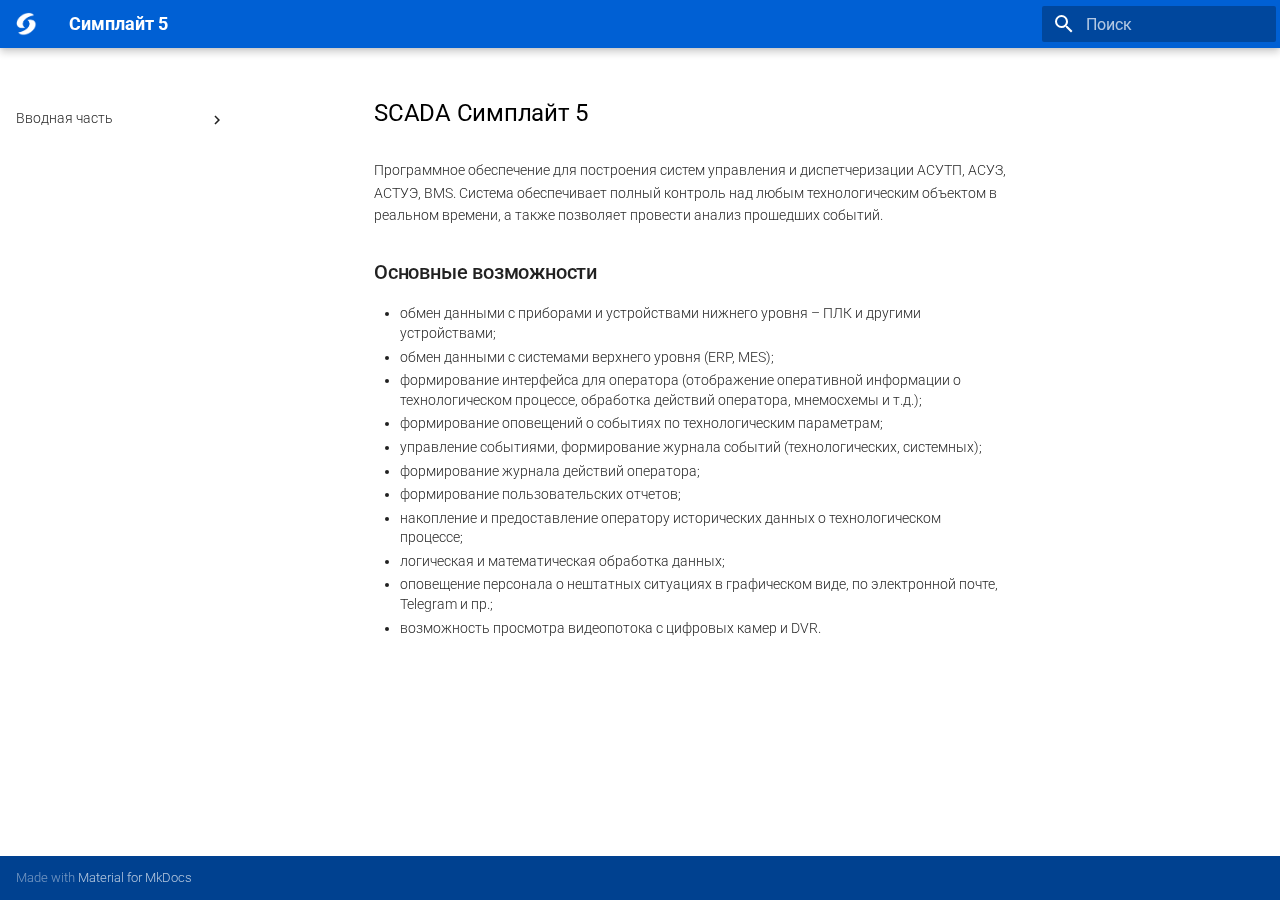
<file: docs/index.html>
<!doctype html>
<html lang="ru" class="no-js">
  <head>
    
      <meta charset="utf-8">
      <meta name="viewport" content="width=device-width,initial-scale=1">
      
      
      
      
      
      
      <link rel="icon" href="assets/logo_blue.png">
      <meta name="generator" content="mkdocs-1.6.1, mkdocs-material-9.6.16">
    
    
      
        <title>Симплайт 5</title>
      
    
    
      <link rel="stylesheet" href="assets/stylesheets/main.7e37652d.min.css">
      
        
        <link rel="stylesheet" href="assets/stylesheets/palette.06af60db.min.css">
      
      


    
    
      
    
    
      
        
        
        <link rel="preconnect" href="https://fonts.gstatic.com" crossorigin>
        <link rel="stylesheet" href="https://fonts.googleapis.com/css?family=Roboto:300,300i,400,400i,700,700i%7CRoboto+Mono:400,400i,700,700i&display=fallback">
        <style>:root{--md-text-font:"Roboto";--md-code-font:"Roboto Mono"}</style>
      
    
    
      <link rel="stylesheet" href="stylesheets/extra.css">
    
    <script>__md_scope=new URL(".",location),__md_hash=e=>[...e].reduce(((e,_)=>(e<<5)-e+_.charCodeAt(0)),0),__md_get=(e,_=localStorage,t=__md_scope)=>JSON.parse(_.getItem(t.pathname+"."+e)),__md_set=(e,_,t=localStorage,a=__md_scope)=>{try{t.setItem(a.pathname+"."+e,JSON.stringify(_))}catch(e){}}</script>
    
      

    
    
    
  </head>
  
  
    
    
      
    
    
    
    
    <body dir="ltr" data-md-color-scheme="default" data-md-color-primary="indigo" data-md-color-accent="indigo">
  
    
    <input class="md-toggle" data-md-toggle="drawer" type="checkbox" id="__drawer" autocomplete="off">
    <input class="md-toggle" data-md-toggle="search" type="checkbox" id="__search" autocomplete="off">
    <label class="md-overlay" for="__drawer"></label>
    <div data-md-component="skip">
      
        
        <a href="#scada-5" class="md-skip">
          Перейти к содержанию
        </a>
      
    </div>
    <div data-md-component="announce">
      
    </div>
    
    
      

  

<header class="md-header md-header--shadow" data-md-component="header">
  <nav class="md-header__inner md-grid" aria-label="Верхний колонтитул">
    <a href="https://simplight.ru/simplight5/" title="Симплайт 5" class="md-header__button md-logo" aria-label="Симплайт 5" data-md-component="logo">
      
  <img src="assets/logo_white.png" alt="logo">

    </a>
    <label class="md-header__button md-icon" for="__drawer">
      
      <svg xmlns="http://www.w3.org/2000/svg" viewBox="0 0 24 24"><path d="M3 6h18v2H3zm0 5h18v2H3zm0 5h18v2H3z"/></svg>
    </label>
    <div class="md-header__title" data-md-component="header-title">
      <div class="md-header__ellipsis">
        <div class="md-header__topic">
          <span class="md-ellipsis">
            Симплайт 5
          </span>
        </div>
        <div class="md-header__topic" data-md-component="header-topic">
          <span class="md-ellipsis">
            
              SCADA Симплайт 5
            
          </span>
        </div>
      </div>
    </div>
    
      
        <form class="md-header__option" data-md-component="palette">
  
    
    
    
    <input class="md-option" data-md-color-media="(prefers-color-scheme: dark)" data-md-color-scheme="default" data-md-color-primary="indigo" data-md-color-accent="indigo"  aria-hidden="true"  type="radio" name="__palette" id="__palette_0">
    
  
</form>
      
    
    
      <script>var palette=__md_get("__palette");if(palette&&palette.color){if("(prefers-color-scheme)"===palette.color.media){var media=matchMedia("(prefers-color-scheme: light)"),input=document.querySelector(media.matches?"[data-md-color-media='(prefers-color-scheme: light)']":"[data-md-color-media='(prefers-color-scheme: dark)']");palette.color.media=input.getAttribute("data-md-color-media"),palette.color.scheme=input.getAttribute("data-md-color-scheme"),palette.color.primary=input.getAttribute("data-md-color-primary"),palette.color.accent=input.getAttribute("data-md-color-accent")}for(var[key,value]of Object.entries(palette.color))document.body.setAttribute("data-md-color-"+key,value)}</script>
    
    
    
      
      
        <label class="md-header__button md-icon" for="__search">
          
          <svg xmlns="http://www.w3.org/2000/svg" viewBox="0 0 24 24"><path d="M9.5 3A6.5 6.5 0 0 1 16 9.5c0 1.61-.59 3.09-1.56 4.23l.27.27h.79l5 5-1.5 1.5-5-5v-.79l-.27-.27A6.52 6.52 0 0 1 9.5 16 6.5 6.5 0 0 1 3 9.5 6.5 6.5 0 0 1 9.5 3m0 2C7 5 5 7 5 9.5S7 14 9.5 14 14 12 14 9.5 12 5 9.5 5"/></svg>
        </label>
        <div class="md-search" data-md-component="search" role="dialog">
  <label class="md-search__overlay" for="__search"></label>
  <div class="md-search__inner" role="search">
    <form class="md-search__form" name="search">
      <input type="text" class="md-search__input" name="query" aria-label="Поиск" placeholder="Поиск" autocapitalize="off" autocorrect="off" autocomplete="off" spellcheck="false" data-md-component="search-query" required>
      <label class="md-search__icon md-icon" for="__search">
        
        <svg xmlns="http://www.w3.org/2000/svg" viewBox="0 0 24 24"><path d="M9.5 3A6.5 6.5 0 0 1 16 9.5c0 1.61-.59 3.09-1.56 4.23l.27.27h.79l5 5-1.5 1.5-5-5v-.79l-.27-.27A6.52 6.52 0 0 1 9.5 16 6.5 6.5 0 0 1 3 9.5 6.5 6.5 0 0 1 9.5 3m0 2C7 5 5 7 5 9.5S7 14 9.5 14 14 12 14 9.5 12 5 9.5 5"/></svg>
        
        <svg xmlns="http://www.w3.org/2000/svg" viewBox="0 0 24 24"><path d="M20 11v2H8l5.5 5.5-1.42 1.42L4.16 12l7.92-7.92L13.5 5.5 8 11z"/></svg>
      </label>
      <nav class="md-search__options" aria-label="Поиск">
        
        <button type="reset" class="md-search__icon md-icon" title="Очистить" aria-label="Очистить" tabindex="-1">
          
          <svg xmlns="http://www.w3.org/2000/svg" viewBox="0 0 24 24"><path d="M19 6.41 17.59 5 12 10.59 6.41 5 5 6.41 10.59 12 5 17.59 6.41 19 12 13.41 17.59 19 19 17.59 13.41 12z"/></svg>
        </button>
      </nav>
      
    </form>
    <div class="md-search__output">
      <div class="md-search__scrollwrap" tabindex="0" data-md-scrollfix>
        <div class="md-search-result" data-md-component="search-result">
          <div class="md-search-result__meta">
            Инициализация поиска
          </div>
          <ol class="md-search-result__list" role="presentation"></ol>
        </div>
      </div>
    </div>
  </div>
</div>
      
    
    
  </nav>
  
</header>
    
    <div class="md-container" data-md-component="container">
      
      
        
          
        
      
      <main class="md-main" data-md-component="main">
        <div class="md-main__inner md-grid">
          
            
              
              <div class="md-sidebar md-sidebar--primary" data-md-component="sidebar" data-md-type="navigation" >
                <div class="md-sidebar__scrollwrap">
                  <div class="md-sidebar__inner">
                    



<nav class="md-nav md-nav--primary" aria-label="Навигация" data-md-level="0">
  <label class="md-nav__title" for="__drawer">
    <a href="https://simplight.ru/simplight5/" title="Симплайт 5" class="md-nav__button md-logo" aria-label="Симплайт 5" data-md-component="logo">
      
  <img src="assets/logo_white.png" alt="logo">

    </a>
    Симплайт 5
  </label>
  
  <ul class="md-nav__list" data-md-scrollfix>
    
      
      
  
  
  
  
    
    
    
    
    
    <li class="md-nav__item md-nav__item--nested">
      
        
        
        <input class="md-nav__toggle md-toggle " type="checkbox" id="__nav_1" >
        
          
          <label class="md-nav__link" for="__nav_1" id="__nav_1_label" tabindex="0">
            
  
  
  <span class="md-ellipsis">
    Вводная часть
    
  </span>
  

            <span class="md-nav__icon md-icon"></span>
          </label>
        
        <nav class="md-nav" data-md-level="1" aria-labelledby="__nav_1_label" aria-expanded="false">
          <label class="md-nav__title" for="__nav_1">
            <span class="md-nav__icon md-icon"></span>
            Вводная часть
          </label>
          <ul class="md-nav__list" data-md-scrollfix>
            
              
                
  
  
  
  
    <li class="md-nav__item">
      <a href="intro/main/" class="md-nav__link">
        
  
  
  <span class="md-ellipsis">
    О системе
    
  </span>
  

      </a>
    </li>
  

              
            
              
                
  
  
  
  
    <li class="md-nav__item">
      <a href="intro/parts/" class="md-nav__link">
        
  
  
  <span class="md-ellipsis">
    Основные компоненты
    
  </span>
  

      </a>
    </li>
  

              
            
              
                
  
  
  
  
    <li class="md-nav__item">
      <a href="intro/license/" class="md-nav__link">
        
  
  
  <span class="md-ellipsis">
    Лицензирование
    
  </span>
  

      </a>
    </li>
  

              
            
              
                
  
  
  
  
    <li class="md-nav__item">
      <a href="intro/install/" class="md-nav__link">
        
  
  
  <span class="md-ellipsis">
    Установка ПО
    
  </span>
  

      </a>
    </li>
  

              
            
          </ul>
        </nav>
      
    </li>
  

    
  </ul>
</nav>
                  </div>
                </div>
              </div>
            
            
              
              <div class="md-sidebar md-sidebar--secondary" data-md-component="sidebar" data-md-type="toc" >
                <div class="md-sidebar__scrollwrap">
                  <div class="md-sidebar__inner">
                    

<nav class="md-nav md-nav--secondary" aria-label="Содержание">
  
  
  
    
  
  
</nav>
                  </div>
                </div>
              </div>
            
          
          
            <div class="md-content" data-md-component="content">
              <article class="md-content__inner md-typeset">
                
                  



<h1 id="scada-5"><span style="color:black"><strong>SCADA Симплайт 5</strong></span><a class="headerlink" href="#scada-5" title="Permanent link">&para;</a></h1>
<p>Программное обеспечение для построения систем управления и диспетчеризации АСУТП, АСУЗ, АСТУЭ, BMS. Система обеспечивает полный контроль над любым технологическим объектом в реальном времени, а также позволяет провести анализ прошедших событий.</p>
<h2 style="font-weight: 500;"> Основные возможности </h2>

<ul>
<li>обмен данными с приборами и устройствами нижнего уровня &ndash; ПЛК и другими устройствами; </li>
<li>обмен данными с системами верхнего уровня (ERP, MES);</li>
<li>формирование интерфейса для оператора (отображение оперативной информации о технологическом процессе, обработка действий оператора, мнемосхемы и т.д.);</li>
<li>формирование оповещений о событиях по технологическим параметрам;</li>
<li>управление событиями, формирование журнала событий (технологических, системных);</li>
<li>формирование журнала действий оператора;</li>
<li>формирование пользовательских отчетов;</li>
<li>накопление и предоставление оператору исторических данных о технологическом процессе;</li>
<li>логическая и математическая обработка данных;</li>
<li>оповещение персонала о нештатных ситуациях в графическом виде, по электронной почте, Telegram и пр.;</li>
<li>возможность просмотра видеопотока с цифровых камер и DVR.<br /></li>
</ul>












                
              </article>
            </div>
          
          
<script>var target=document.getElementById(location.hash.slice(1));target&&target.name&&(target.checked=target.name.startsWith("__tabbed_"))</script>
        </div>
        
      </main>
      
        <footer class="md-footer">
  
  <div class="md-footer-meta md-typeset">
    <div class="md-footer-meta__inner md-grid">
      <div class="md-copyright">
  
  
    Made with
    <a href="https://squidfunk.github.io/mkdocs-material/" target="_blank" rel="noopener">
      Material for MkDocs
    </a>
  
</div>
      
    </div>
  </div>
</footer>
      
    </div>
    <div class="md-dialog" data-md-component="dialog">
      <div class="md-dialog__inner md-typeset"></div>
    </div>
    
    
    
      
      <script id="__config" type="application/json">{"base": ".", "features": [], "search": "assets/javascripts/workers/search.d50fe291.min.js", "tags": null, "translations": {"clipboard.copied": "\u0421\u043a\u043e\u043f\u0438\u0440\u043e\u0432\u0430\u043d\u043e \u0432 \u0431\u0443\u0444\u0435\u0440", "clipboard.copy": "\u041a\u043e\u043f\u0438\u0440\u043e\u0432\u0430\u0442\u044c \u0432 \u0431\u0443\u0444\u0435\u0440", "search.result.more.one": "\u0415\u0449\u0451 1 \u043d\u0430 \u044d\u0442\u043e\u0439 \u0441\u0442\u0440\u0430\u043d\u0438\u0446\u0435", "search.result.more.other": "\u0415\u0449\u0451 # \u043d\u0430 \u044d\u0442\u043e\u0439 \u0441\u0442\u0440\u0430\u043d\u0438\u0446\u0435", "search.result.none": "\u0421\u043e\u0432\u043f\u0430\u0434\u0435\u043d\u0438\u0439 \u043d\u0435 \u043d\u0430\u0439\u0434\u0435\u043d\u043e", "search.result.one": "\u041d\u0430\u0439\u0434\u0435\u043d\u043e 1 \u0441\u043e\u0432\u043f\u0430\u0434\u0435\u043d\u0438\u0435", "search.result.other": "\u041d\u0430\u0439\u0434\u0435\u043d\u043e \u0441\u043e\u0432\u043f\u0430\u0434\u0435\u043d\u0438\u0439: #", "search.result.placeholder": "\u041d\u0430\u0447\u043d\u0438\u0442\u0435 \u043f\u0435\u0447\u0430\u0442\u0430\u0442\u044c \u0434\u043b\u044f \u043f\u043e\u0438\u0441\u043a\u0430", "search.result.term.missing": "\u041e\u0442\u0441\u0443\u0442\u0441\u0442\u0432\u0443\u0435\u0442", "select.version": "\u0412\u044b\u0431\u0435\u0440\u0438\u0442\u0435 \u0432\u0435\u0440\u0441\u0438\u044e"}, "version": null}</script>
    
    
      <script src="assets/javascripts/bundle.50899def.min.js"></script>
      
    
  </body>
</html>
</file>
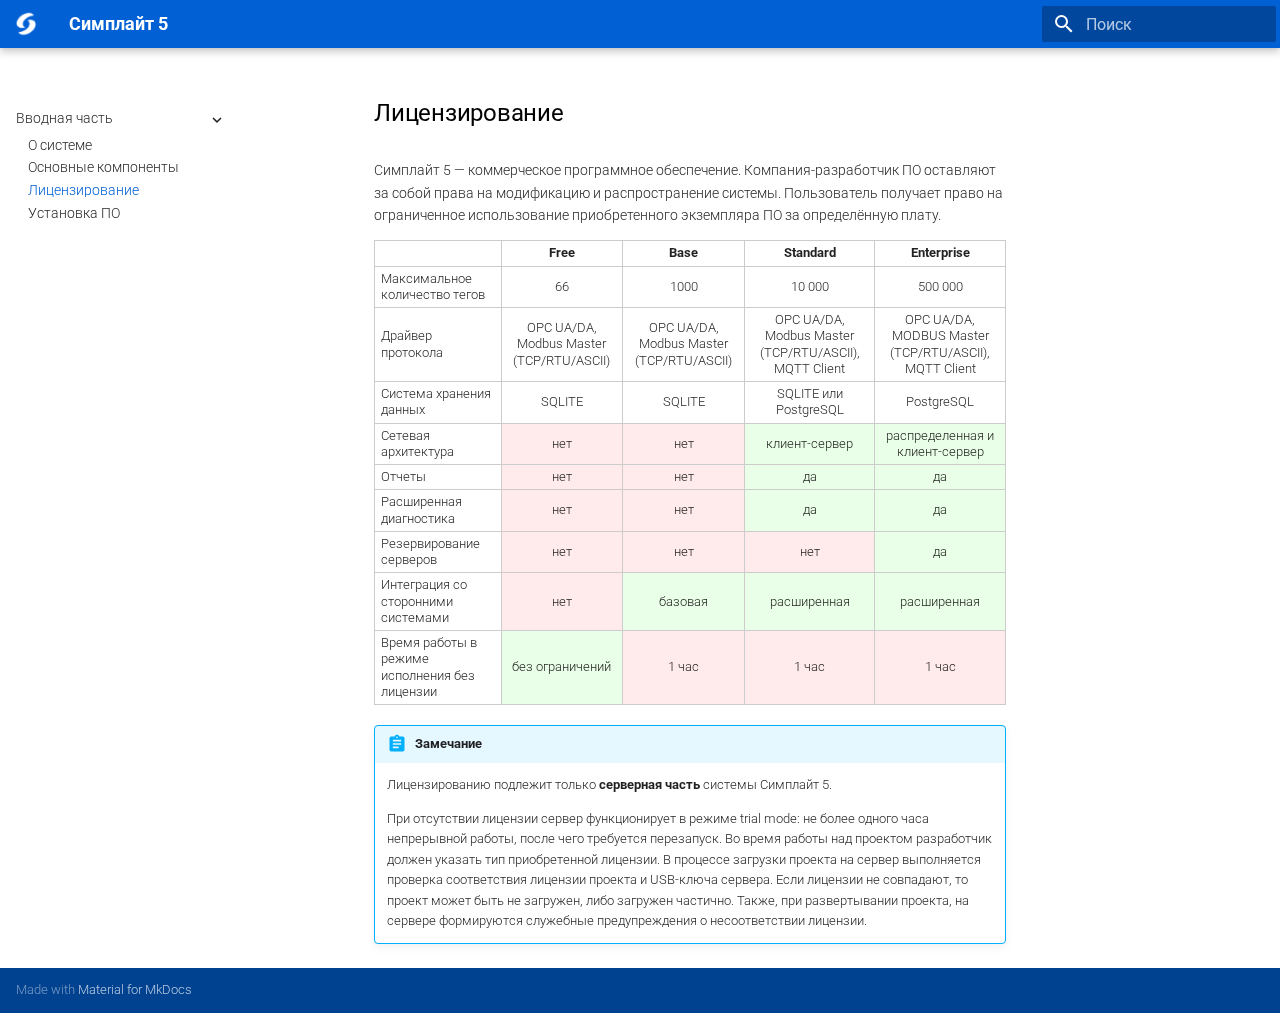
<file: docs/intro/license/index.html>
<!doctype html>
<html lang="ru" class="no-js">
  <head>
    
      <meta charset="utf-8">
      <meta name="viewport" content="width=device-width,initial-scale=1">
      
      
      
      
        <link rel="prev" href="../parts/">
      
      
        <link rel="next" href="../install/">
      
      
      <link rel="icon" href="../../assets/logo_blue.png">
      <meta name="generator" content="mkdocs-1.6.1, mkdocs-material-9.6.16">
    
    
      
        <title>Лицензирование - Симплайт 5</title>
      
    
    
      <link rel="stylesheet" href="../../assets/stylesheets/main.7e37652d.min.css">
      
        
        <link rel="stylesheet" href="../../assets/stylesheets/palette.06af60db.min.css">
      
      


    
    
      
    
    
      
        
        
        <link rel="preconnect" href="https://fonts.gstatic.com" crossorigin>
        <link rel="stylesheet" href="https://fonts.googleapis.com/css?family=Roboto:300,300i,400,400i,700,700i%7CRoboto+Mono:400,400i,700,700i&display=fallback">
        <style>:root{--md-text-font:"Roboto";--md-code-font:"Roboto Mono"}</style>
      
    
    
      <link rel="stylesheet" href="../../stylesheets/extra.css">
    
    <script>__md_scope=new URL("../..",location),__md_hash=e=>[...e].reduce(((e,_)=>(e<<5)-e+_.charCodeAt(0)),0),__md_get=(e,_=localStorage,t=__md_scope)=>JSON.parse(_.getItem(t.pathname+"."+e)),__md_set=(e,_,t=localStorage,a=__md_scope)=>{try{t.setItem(a.pathname+"."+e,JSON.stringify(_))}catch(e){}}</script>
    
      

    
    
    
  </head>
  
  
    
    
      
    
    
    
    
    <body dir="ltr" data-md-color-scheme="default" data-md-color-primary="indigo" data-md-color-accent="indigo">
  
    
    <input class="md-toggle" data-md-toggle="drawer" type="checkbox" id="__drawer" autocomplete="off">
    <input class="md-toggle" data-md-toggle="search" type="checkbox" id="__search" autocomplete="off">
    <label class="md-overlay" for="__drawer"></label>
    <div data-md-component="skip">
      
        
        <a href="#_1" class="md-skip">
          Перейти к содержанию
        </a>
      
    </div>
    <div data-md-component="announce">
      
    </div>
    
    
      

  

<header class="md-header md-header--shadow" data-md-component="header">
  <nav class="md-header__inner md-grid" aria-label="Верхний колонтитул">
    <a href="https://simplight.ru/simplight5/" title="Симплайт 5" class="md-header__button md-logo" aria-label="Симплайт 5" data-md-component="logo">
      
  <img src="../../assets/logo_white.png" alt="logo">

    </a>
    <label class="md-header__button md-icon" for="__drawer">
      
      <svg xmlns="http://www.w3.org/2000/svg" viewBox="0 0 24 24"><path d="M3 6h18v2H3zm0 5h18v2H3zm0 5h18v2H3z"/></svg>
    </label>
    <div class="md-header__title" data-md-component="header-title">
      <div class="md-header__ellipsis">
        <div class="md-header__topic">
          <span class="md-ellipsis">
            Симплайт 5
          </span>
        </div>
        <div class="md-header__topic" data-md-component="header-topic">
          <span class="md-ellipsis">
            
              Лицензирование
            
          </span>
        </div>
      </div>
    </div>
    
      
        <form class="md-header__option" data-md-component="palette">
  
    
    
    
    <input class="md-option" data-md-color-media="(prefers-color-scheme: dark)" data-md-color-scheme="default" data-md-color-primary="indigo" data-md-color-accent="indigo"  aria-hidden="true"  type="radio" name="__palette" id="__palette_0">
    
  
</form>
      
    
    
      <script>var palette=__md_get("__palette");if(palette&&palette.color){if("(prefers-color-scheme)"===palette.color.media){var media=matchMedia("(prefers-color-scheme: light)"),input=document.querySelector(media.matches?"[data-md-color-media='(prefers-color-scheme: light)']":"[data-md-color-media='(prefers-color-scheme: dark)']");palette.color.media=input.getAttribute("data-md-color-media"),palette.color.scheme=input.getAttribute("data-md-color-scheme"),palette.color.primary=input.getAttribute("data-md-color-primary"),palette.color.accent=input.getAttribute("data-md-color-accent")}for(var[key,value]of Object.entries(palette.color))document.body.setAttribute("data-md-color-"+key,value)}</script>
    
    
    
      
      
        <label class="md-header__button md-icon" for="__search">
          
          <svg xmlns="http://www.w3.org/2000/svg" viewBox="0 0 24 24"><path d="M9.5 3A6.5 6.5 0 0 1 16 9.5c0 1.61-.59 3.09-1.56 4.23l.27.27h.79l5 5-1.5 1.5-5-5v-.79l-.27-.27A6.52 6.52 0 0 1 9.5 16 6.5 6.5 0 0 1 3 9.5 6.5 6.5 0 0 1 9.5 3m0 2C7 5 5 7 5 9.5S7 14 9.5 14 14 12 14 9.5 12 5 9.5 5"/></svg>
        </label>
        <div class="md-search" data-md-component="search" role="dialog">
  <label class="md-search__overlay" for="__search"></label>
  <div class="md-search__inner" role="search">
    <form class="md-search__form" name="search">
      <input type="text" class="md-search__input" name="query" aria-label="Поиск" placeholder="Поиск" autocapitalize="off" autocorrect="off" autocomplete="off" spellcheck="false" data-md-component="search-query" required>
      <label class="md-search__icon md-icon" for="__search">
        
        <svg xmlns="http://www.w3.org/2000/svg" viewBox="0 0 24 24"><path d="M9.5 3A6.5 6.5 0 0 1 16 9.5c0 1.61-.59 3.09-1.56 4.23l.27.27h.79l5 5-1.5 1.5-5-5v-.79l-.27-.27A6.52 6.52 0 0 1 9.5 16 6.5 6.5 0 0 1 3 9.5 6.5 6.5 0 0 1 9.5 3m0 2C7 5 5 7 5 9.5S7 14 9.5 14 14 12 14 9.5 12 5 9.5 5"/></svg>
        
        <svg xmlns="http://www.w3.org/2000/svg" viewBox="0 0 24 24"><path d="M20 11v2H8l5.5 5.5-1.42 1.42L4.16 12l7.92-7.92L13.5 5.5 8 11z"/></svg>
      </label>
      <nav class="md-search__options" aria-label="Поиск">
        
        <button type="reset" class="md-search__icon md-icon" title="Очистить" aria-label="Очистить" tabindex="-1">
          
          <svg xmlns="http://www.w3.org/2000/svg" viewBox="0 0 24 24"><path d="M19 6.41 17.59 5 12 10.59 6.41 5 5 6.41 10.59 12 5 17.59 6.41 19 12 13.41 17.59 19 19 17.59 13.41 12z"/></svg>
        </button>
      </nav>
      
    </form>
    <div class="md-search__output">
      <div class="md-search__scrollwrap" tabindex="0" data-md-scrollfix>
        <div class="md-search-result" data-md-component="search-result">
          <div class="md-search-result__meta">
            Инициализация поиска
          </div>
          <ol class="md-search-result__list" role="presentation"></ol>
        </div>
      </div>
    </div>
  </div>
</div>
      
    
    
  </nav>
  
</header>
    
    <div class="md-container" data-md-component="container">
      
      
        
          
        
      
      <main class="md-main" data-md-component="main">
        <div class="md-main__inner md-grid">
          
            
              
              <div class="md-sidebar md-sidebar--primary" data-md-component="sidebar" data-md-type="navigation" >
                <div class="md-sidebar__scrollwrap">
                  <div class="md-sidebar__inner">
                    



<nav class="md-nav md-nav--primary" aria-label="Навигация" data-md-level="0">
  <label class="md-nav__title" for="__drawer">
    <a href="https://simplight.ru/simplight5/" title="Симплайт 5" class="md-nav__button md-logo" aria-label="Симплайт 5" data-md-component="logo">
      
  <img src="../../assets/logo_white.png" alt="logo">

    </a>
    Симплайт 5
  </label>
  
  <ul class="md-nav__list" data-md-scrollfix>
    
      
      
  
  
    
  
  
  
    
    
    
    
    
    <li class="md-nav__item md-nav__item--active md-nav__item--nested">
      
        
        
        <input class="md-nav__toggle md-toggle " type="checkbox" id="__nav_1" checked>
        
          
          <label class="md-nav__link" for="__nav_1" id="__nav_1_label" tabindex="0">
            
  
  
  <span class="md-ellipsis">
    Вводная часть
    
  </span>
  

            <span class="md-nav__icon md-icon"></span>
          </label>
        
        <nav class="md-nav" data-md-level="1" aria-labelledby="__nav_1_label" aria-expanded="true">
          <label class="md-nav__title" for="__nav_1">
            <span class="md-nav__icon md-icon"></span>
            Вводная часть
          </label>
          <ul class="md-nav__list" data-md-scrollfix>
            
              
                
  
  
  
  
    <li class="md-nav__item">
      <a href="../main/" class="md-nav__link">
        
  
  
  <span class="md-ellipsis">
    О системе
    
  </span>
  

      </a>
    </li>
  

              
            
              
                
  
  
  
  
    <li class="md-nav__item">
      <a href="../parts/" class="md-nav__link">
        
  
  
  <span class="md-ellipsis">
    Основные компоненты
    
  </span>
  

      </a>
    </li>
  

              
            
              
                
  
  
    
  
  
  
    <li class="md-nav__item md-nav__item--active">
      
      <input class="md-nav__toggle md-toggle" type="checkbox" id="__toc">
      
      
        
      
      
      <a href="./" class="md-nav__link md-nav__link--active">
        
  
  
  <span class="md-ellipsis">
    Лицензирование
    
  </span>
  

      </a>
      
    </li>
  

              
            
              
                
  
  
  
  
    <li class="md-nav__item">
      <a href="../install/" class="md-nav__link">
        
  
  
  <span class="md-ellipsis">
    Установка ПО
    
  </span>
  

      </a>
    </li>
  

              
            
          </ul>
        </nav>
      
    </li>
  

    
  </ul>
</nav>
                  </div>
                </div>
              </div>
            
            
              
              <div class="md-sidebar md-sidebar--secondary" data-md-component="sidebar" data-md-type="toc" >
                <div class="md-sidebar__scrollwrap">
                  <div class="md-sidebar__inner">
                    

<nav class="md-nav md-nav--secondary" aria-label="Содержание">
  
  
  
    
  
  
</nav>
                  </div>
                </div>
              </div>
            
          
          
            <div class="md-content" data-md-component="content">
              <article class="md-content__inner md-typeset">
                
                  



<h1 id="_1"><span style="color:black"><strong>Лицензирование</strong></span><a class="headerlink" href="#_1" title="Permanent link">&para;</a></h1>
<p>Симплайт 5 — коммерческое программное обеспечение. Компания-разработчик ПО оставляют за собой права на модификацию и распространение системы. Пользователь получает право на ограниченное использование приобретенного экземпляра ПО за определённую плату. </p>
<style>
  table.compact-table {
    border-collapse: collapse;
    width: 100%;
    font-weight: 300;
    font-size: 0.625rem;
  }

  table.compact-table thead th {
  font-weight: bold;
}

  table.compact-table th,
  table.compact-table td {
    padding: 4px 6px;
    border: 1px solid #ccc;
    line-height: 1.3;
    text-align: center;
    vertical-align: middle;
    font-weight: 300;
  }

  table.compact-table th:first-child {
    text-align: left;
  }

  table.compact-table tbody tr:hover {
    background-color: #f5f5f5;
  }

  @media (max-width: 768px) {
    table.compact-table {
      font-size: 0.75rem;
      display: block;
      overflow-x: auto;
      white-space: nowrap;
    }
  }
</style>

<table class="compact-table">
  <thead>
    <tr>
      <th></th>
      <th>Free</th>
      <th>Base</th>
      <th>Standard</th>
      <th>Enterprise</th>
    </tr>
  </thead>
  <tbody>
    <tr>
      <th>Максимальное количество тегов</th>
      <td>66</td>
      <td>1000</td>
      <td>10 000</td>
      <td>500 000</td>
    </tr>
    <tr>
      <th>Драйвер протокола</th>
      <td>OPC UA/DA, Modbus Master (TCP/RTU/ASCII)</td>
      <td>OPC UA/DA, Modbus Master (TCP/RTU/ASCII)</td>
      <td>OPC UA/DA, Modbus Master (TCP/RTU/ASCII), MQTT Client</td>
      <td>OPC UA/DA, MODBUS Master (TCP/RTU/ASCII), MQTT Client</td>
    </tr>
    <tr>
      <th>Система хранения данных</th>
      <td>SQLITE</td>
      <td>SQLITE</td>
      <td>SQLITE или PostgreSQL</td>
      <td>PostgreSQL</td>
    </tr>
    <tr>
      <th>Сетевая архитектура</th>
      <td style="background-color:#ffebeb">нет</td>
      <td style="background-color:#ffebeb">нет</td>
      <td style="background-color:#eaffe7">клиент-сервер</td>
      <td style="background-color:#eaffe7">распределенная и клиент-сервер</td>
    </tr>
    <tr>
      <th>Отчеты</th>
      <td style="background-color:#ffebeb">нет</td>
      <td style="background-color:#ffebeb">нет</td>
      <td style="background-color:#eaffe7">да</td>
      <td style="background-color:#eaffe7">да</td>
    </tr>
    <tr>
      <th>Расширенная диагностика</th>
      <td style="background-color:#ffebeb">нет</td>
      <td style="background-color:#ffebeb">нет</td>
      <td style="background-color:#eaffe7">да</td>
      <td style="background-color:#eaffe7">да</td>
    </tr>
    <tr>
      <th>Резервирование серверов</th>
      <td style="background-color:#ffebeb">нет</td>
      <td style="background-color:#ffebeb">нет</td>
      <td style="background-color:#ffebeb">нет</td>
      <td style="background-color:#eaffe7">да</td>
    </tr>
    <tr>
      <th>Интеграция со сторонними системами</th>
      <td style="background-color:#ffebeb">нет</td>
      <td style="background-color:#eaffe7">базовая</td>
      <td style="background-color:#eaffe7">расширенная</td>
      <td style="background-color:#eaffe7">расширенная</td>
    </tr>
    <tr>
      <th>Время работы в режиме исполнения без лицензии</th>
      <td style="background-color:#eaffe7">без ограничений</td>
      <td style="background-color:#ffebeb">1 час</td>
      <td style="background-color:#ffebeb">1 час</td>
      <td style="background-color:#ffebeb">1 час</td>
    </tr>
  </tbody>
</table>

<div class="admonition abstract">
<p class="admonition-title">Замечание</p>
<p>Лицензированию подлежит только <strong>серверная часть</strong> системы Симплайт 5.  </p>
<p>При отсутствии лицензии сервер функционирует в режиме trial mode: не более одного часа непрерывной работы, после чего требуется перезапуск. Во время работы над проектом разработчик должен указать тип приобретенной лицензии. В процессе загрузки проекта на сервер выполняется проверка соответствия лицензии проекта и USB-ключа сервера. Если лицензии не совпадают, то проект может быть не загружен, либо загружен частично. Также, при развертывании проекта, на сервере формируются служебные предупреждения о несоответствии лицензии. </p>
</div>












                
              </article>
            </div>
          
          
<script>var target=document.getElementById(location.hash.slice(1));target&&target.name&&(target.checked=target.name.startsWith("__tabbed_"))</script>
        </div>
        
      </main>
      
        <footer class="md-footer">
  
  <div class="md-footer-meta md-typeset">
    <div class="md-footer-meta__inner md-grid">
      <div class="md-copyright">
  
  
    Made with
    <a href="https://squidfunk.github.io/mkdocs-material/" target="_blank" rel="noopener">
      Material for MkDocs
    </a>
  
</div>
      
    </div>
  </div>
</footer>
      
    </div>
    <div class="md-dialog" data-md-component="dialog">
      <div class="md-dialog__inner md-typeset"></div>
    </div>
    
    
    
      
      <script id="__config" type="application/json">{"base": "../..", "features": [], "search": "../../assets/javascripts/workers/search.d50fe291.min.js", "tags": null, "translations": {"clipboard.copied": "\u0421\u043a\u043e\u043f\u0438\u0440\u043e\u0432\u0430\u043d\u043e \u0432 \u0431\u0443\u0444\u0435\u0440", "clipboard.copy": "\u041a\u043e\u043f\u0438\u0440\u043e\u0432\u0430\u0442\u044c \u0432 \u0431\u0443\u0444\u0435\u0440", "search.result.more.one": "\u0415\u0449\u0451 1 \u043d\u0430 \u044d\u0442\u043e\u0439 \u0441\u0442\u0440\u0430\u043d\u0438\u0446\u0435", "search.result.more.other": "\u0415\u0449\u0451 # \u043d\u0430 \u044d\u0442\u043e\u0439 \u0441\u0442\u0440\u0430\u043d\u0438\u0446\u0435", "search.result.none": "\u0421\u043e\u0432\u043f\u0430\u0434\u0435\u043d\u0438\u0439 \u043d\u0435 \u043d\u0430\u0439\u0434\u0435\u043d\u043e", "search.result.one": "\u041d\u0430\u0439\u0434\u0435\u043d\u043e 1 \u0441\u043e\u0432\u043f\u0430\u0434\u0435\u043d\u0438\u0435", "search.result.other": "\u041d\u0430\u0439\u0434\u0435\u043d\u043e \u0441\u043e\u0432\u043f\u0430\u0434\u0435\u043d\u0438\u0439: #", "search.result.placeholder": "\u041d\u0430\u0447\u043d\u0438\u0442\u0435 \u043f\u0435\u0447\u0430\u0442\u0430\u0442\u044c \u0434\u043b\u044f \u043f\u043e\u0438\u0441\u043a\u0430", "search.result.term.missing": "\u041e\u0442\u0441\u0443\u0442\u0441\u0442\u0432\u0443\u0435\u0442", "select.version": "\u0412\u044b\u0431\u0435\u0440\u0438\u0442\u0435 \u0432\u0435\u0440\u0441\u0438\u044e"}, "version": null}</script>
    
    
      <script src="../../assets/javascripts/bundle.50899def.min.js"></script>
      
    
  </body>
</html>
</file>
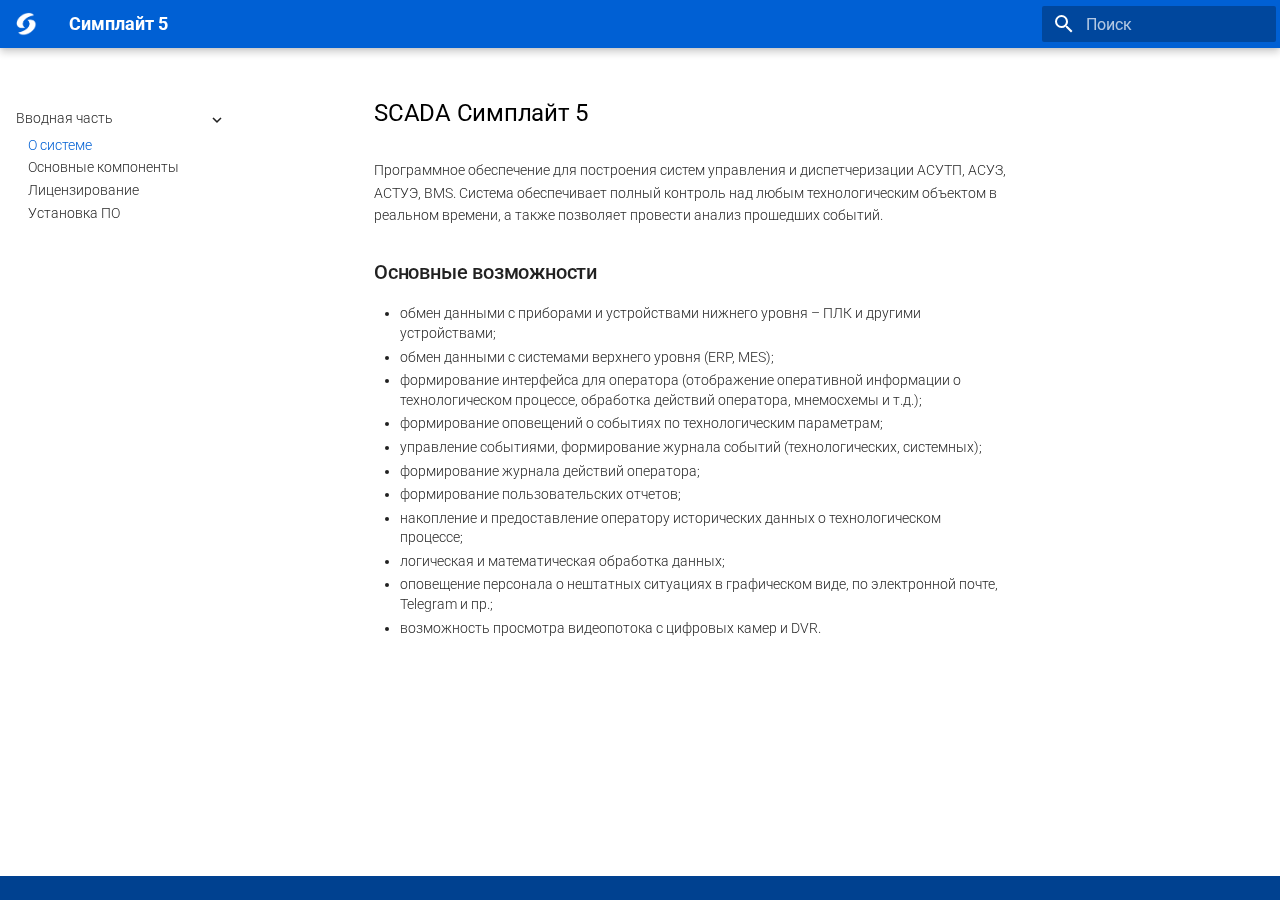
<file: docs/intro/main/index.html>
<!doctype html>
<html lang="ru" class="no-js">
  <head>
    
      <meta charset="utf-8">
      <meta name="viewport" content="width=device-width,initial-scale=1">
      
      
      
      
      
        <link rel="next" href="../parts/">
      
      
      <link rel="icon" href="../../assets/logo_blue.png">
      <meta name="generator" content="mkdocs-1.6.1, mkdocs-material-9.6.16">
    
    
      
        <title>О системе - Симплайт 5</title>
      
    
    
      <link rel="stylesheet" href="../../assets/stylesheets/main.7e37652d.min.css">
      
        
        <link rel="stylesheet" href="../../assets/stylesheets/palette.06af60db.min.css">
      
      


    
    
      
    
    
      
        
        
        <link rel="preconnect" href="https://fonts.gstatic.com" crossorigin>
        <link rel="stylesheet" href="https://fonts.googleapis.com/css?family=Roboto:300,300i,400,400i,700,700i%7CRoboto+Mono:400,400i,700,700i&display=fallback">
        <style>:root{--md-text-font:"Roboto";--md-code-font:"Roboto Mono"}</style>
      
    
    
      <link rel="stylesheet" href="../../css/print-site.css">
    
      <link rel="stylesheet" href="../../css/print-site-material.css">
    
      <link rel="stylesheet" href="../../stylesheets/extra.css">
    
    <script>__md_scope=new URL("../..",location),__md_hash=e=>[...e].reduce(((e,_)=>(e<<5)-e+_.charCodeAt(0)),0),__md_get=(e,_=localStorage,t=__md_scope)=>JSON.parse(_.getItem(t.pathname+"."+e)),__md_set=(e,_,t=localStorage,a=__md_scope)=>{try{t.setItem(a.pathname+"."+e,JSON.stringify(_))}catch(e){}}</script>
    
      

    
    
    
  </head>
  
  
    
    
      
    
    
    
    
    <body dir="ltr" data-md-color-scheme="default" data-md-color-primary="indigo" data-md-color-accent="indigo">
  
    
    <input class="md-toggle" data-md-toggle="drawer" type="checkbox" id="__drawer" autocomplete="off">
    <input class="md-toggle" data-md-toggle="search" type="checkbox" id="__search" autocomplete="off">
    <label class="md-overlay" for="__drawer"></label>
    <div data-md-component="skip">
      
        
        <a href="#scada-5" class="md-skip">
          Перейти к содержанию
        </a>
      
    </div>
    <div data-md-component="announce">
      
    </div>
    
    
      

  

<header class="md-header md-header--shadow" data-md-component="header">
  <nav class="md-header__inner md-grid" aria-label="Верхний колонтитул">
    <a href="https://simplight.ru/simplight5/" title="Симплайт 5" class="md-header__button md-logo" aria-label="Симплайт 5" data-md-component="logo">
      
  <img src="../../assets/logo_white.png" alt="logo">

    </a>
    <label class="md-header__button md-icon" for="__drawer">
      
      <svg xmlns="http://www.w3.org/2000/svg" viewBox="0 0 24 24"><path d="M3 6h18v2H3zm0 5h18v2H3zm0 5h18v2H3z"/></svg>
    </label>
    <div class="md-header__title" data-md-component="header-title">
      <div class="md-header__ellipsis">
        <div class="md-header__topic">
          <span class="md-ellipsis">
            Симплайт 5
          </span>
        </div>
        <div class="md-header__topic" data-md-component="header-topic">
          <span class="md-ellipsis">
            
              О системе
            
          </span>
        </div>
      </div>
    </div>
    
      
        <form class="md-header__option" data-md-component="palette">
  
    
    
    
    <input class="md-option" data-md-color-media="(prefers-color-scheme: dark)" data-md-color-scheme="default" data-md-color-primary="indigo" data-md-color-accent="indigo"  aria-hidden="true"  type="radio" name="__palette" id="__palette_0">
    
  
</form>
      
    
    
      <script>var palette=__md_get("__palette");if(palette&&palette.color){if("(prefers-color-scheme)"===palette.color.media){var media=matchMedia("(prefers-color-scheme: light)"),input=document.querySelector(media.matches?"[data-md-color-media='(prefers-color-scheme: light)']":"[data-md-color-media='(prefers-color-scheme: dark)']");palette.color.media=input.getAttribute("data-md-color-media"),palette.color.scheme=input.getAttribute("data-md-color-scheme"),palette.color.primary=input.getAttribute("data-md-color-primary"),palette.color.accent=input.getAttribute("data-md-color-accent")}for(var[key,value]of Object.entries(palette.color))document.body.setAttribute("data-md-color-"+key,value)}</script>
    
    
    
      
      
        <label class="md-header__button md-icon" for="__search">
          
          <svg xmlns="http://www.w3.org/2000/svg" viewBox="0 0 24 24"><path d="M9.5 3A6.5 6.5 0 0 1 16 9.5c0 1.61-.59 3.09-1.56 4.23l.27.27h.79l5 5-1.5 1.5-5-5v-.79l-.27-.27A6.52 6.52 0 0 1 9.5 16 6.5 6.5 0 0 1 3 9.5 6.5 6.5 0 0 1 9.5 3m0 2C7 5 5 7 5 9.5S7 14 9.5 14 14 12 14 9.5 12 5 9.5 5"/></svg>
        </label>
        <div class="md-search" data-md-component="search" role="dialog">
  <label class="md-search__overlay" for="__search"></label>
  <div class="md-search__inner" role="search">
    <form class="md-search__form" name="search">
      <input type="text" class="md-search__input" name="query" aria-label="Поиск" placeholder="Поиск" autocapitalize="off" autocorrect="off" autocomplete="off" spellcheck="false" data-md-component="search-query" required>
      <label class="md-search__icon md-icon" for="__search">
        
        <svg xmlns="http://www.w3.org/2000/svg" viewBox="0 0 24 24"><path d="M9.5 3A6.5 6.5 0 0 1 16 9.5c0 1.61-.59 3.09-1.56 4.23l.27.27h.79l5 5-1.5 1.5-5-5v-.79l-.27-.27A6.52 6.52 0 0 1 9.5 16 6.5 6.5 0 0 1 3 9.5 6.5 6.5 0 0 1 9.5 3m0 2C7 5 5 7 5 9.5S7 14 9.5 14 14 12 14 9.5 12 5 9.5 5"/></svg>
        
        <svg xmlns="http://www.w3.org/2000/svg" viewBox="0 0 24 24"><path d="M20 11v2H8l5.5 5.5-1.42 1.42L4.16 12l7.92-7.92L13.5 5.5 8 11z"/></svg>
      </label>
      <nav class="md-search__options" aria-label="Поиск">
        
        <button type="reset" class="md-search__icon md-icon" title="Очистить" aria-label="Очистить" tabindex="-1">
          
          <svg xmlns="http://www.w3.org/2000/svg" viewBox="0 0 24 24"><path d="M19 6.41 17.59 5 12 10.59 6.41 5 5 6.41 10.59 12 5 17.59 6.41 19 12 13.41 17.59 19 19 17.59 13.41 12z"/></svg>
        </button>
      </nav>
      
    </form>
    <div class="md-search__output">
      <div class="md-search__scrollwrap" tabindex="0" data-md-scrollfix>
        <div class="md-search-result" data-md-component="search-result">
          <div class="md-search-result__meta">
            Инициализация поиска
          </div>
          <ol class="md-search-result__list" role="presentation"></ol>
        </div>
      </div>
    </div>
  </div>
</div>
      
    
    
  </nav>
  
</header>
    
    <div class="md-container" data-md-component="container">
      
      
        
          
        
      
      <main class="md-main" data-md-component="main">
        <div class="md-main__inner md-grid">
          
            
              
              <div class="md-sidebar md-sidebar--primary" data-md-component="sidebar" data-md-type="navigation" >
                <div class="md-sidebar__scrollwrap">
                  <div class="md-sidebar__inner">
                    



<nav class="md-nav md-nav--primary" aria-label="Навигация" data-md-level="0">
  <label class="md-nav__title" for="__drawer">
    <a href="https://simplight.ru/simplight5/" title="Симплайт 5" class="md-nav__button md-logo" aria-label="Симплайт 5" data-md-component="logo">
      
  <img src="../../assets/logo_white.png" alt="logo">

    </a>
    Симплайт 5
  </label>
  
  <ul class="md-nav__list" data-md-scrollfix>
    
      
      
  
  
    
  
  
  
    
    
    
    
    
    <li class="md-nav__item md-nav__item--active md-nav__item--nested">
      
        
        
        <input class="md-nav__toggle md-toggle " type="checkbox" id="__nav_1" checked>
        
          
          <label class="md-nav__link" for="__nav_1" id="__nav_1_label" tabindex="0">
            
  
  
  <span class="md-ellipsis">
    Вводная часть
    
  </span>
  

            <span class="md-nav__icon md-icon"></span>
          </label>
        
        <nav class="md-nav" data-md-level="1" aria-labelledby="__nav_1_label" aria-expanded="true">
          <label class="md-nav__title" for="__nav_1">
            <span class="md-nav__icon md-icon"></span>
            Вводная часть
          </label>
          <ul class="md-nav__list" data-md-scrollfix>
            
              
                
  
  
    
  
  
  
    <li class="md-nav__item md-nav__item--active">
      
      <input class="md-nav__toggle md-toggle" type="checkbox" id="__toc">
      
      
        
      
      
      <a href="./" class="md-nav__link md-nav__link--active">
        
  
  
  <span class="md-ellipsis">
    О системе
    
  </span>
  

      </a>
      
    </li>
  

              
            
              
                
  
  
  
  
    <li class="md-nav__item">
      <a href="../parts/" class="md-nav__link">
        
  
  
  <span class="md-ellipsis">
    Основные компоненты
    
  </span>
  

      </a>
    </li>
  

              
            
              
                
  
  
  
  
    <li class="md-nav__item">
      <a href="../license/" class="md-nav__link">
        
  
  
  <span class="md-ellipsis">
    Лицензирование
    
  </span>
  

      </a>
    </li>
  

              
            
              
                
  
  
  
  
    <li class="md-nav__item">
      <a href="../install/" class="md-nav__link">
        
  
  
  <span class="md-ellipsis">
    Установка ПО
    
  </span>
  

      </a>
    </li>
  

              
            
          </ul>
        </nav>
      
    </li>
  

    
  </ul>
</nav>
                  </div>
                </div>
              </div>
            
            
              
              <div class="md-sidebar md-sidebar--secondary" data-md-component="sidebar" data-md-type="toc" >
                <div class="md-sidebar__scrollwrap">
                  <div class="md-sidebar__inner">
                    

<nav class="md-nav md-nav--secondary" aria-label="Содержание">
  
  
  
    
  
  
</nav>
                  </div>
                </div>
              </div>
            
          
          
            <div class="md-content" data-md-component="content">
              <article class="md-content__inner md-typeset">
                
                  



<h1 id="scada-5"><span style="color:black"><strong>SCADA Симплайт 5</strong></span><a class="headerlink" href="#scada-5" title="Permanent link">&para;</a></h1>
<p>Программное обеспечение для построения систем управления и диспетчеризации АСУТП, АСУЗ, АСТУЭ,&nbsp;BMS. Система обеспечивает полный контроль над любым технологическим объектом в реальном времени, а также позволяет провести анализ прошедших событий.</p></p>
<h2 style="font-weight: 500;"> Основные возможности </h2>

<ul>
    <li>обмен данными с приборами&nbsp;и устройствами нижнего уровня&nbsp;&ndash;&nbsp;ПЛК и другими устройствами;&nbsp;</li>
    <li>обмен данными с системами верхнего уровня (ERP, MES);</li>
    <li>формирование интерфейса для оператора (отображение оперативной информации о технологическом процессе, обработка действий оператора, мнемосхемы и т.д.);</li>
    <li>формирование оповещений о событиях по технологическим параметрам;</li>
    <li>управление событиями, формирование журнала событий (технологических, системных);</li>
    <li>формирование журнала действий оператора;</li>
    <li>формирование пользовательских отчетов;</li>
    <li>накопление и предоставление оператору исторических данных о технологическом процессе;</li>
    <li>логическая и математическая обработка&nbsp;данных;</li>
    <li>оповещение персонала о нештатных ситуациях в&nbsp;графическом виде, по электронной почте, Telegram и пр.;</li>
    <li>возможность просмотра&nbsp;видеопотока с цифровых камер и DVR.<br />
    &nbsp;</li>
</ul>












                
              </article>
            </div>
          
          
<script>var target=document.getElementById(location.hash.slice(1));target&&target.name&&(target.checked=target.name.startsWith("__tabbed_"))</script>
        </div>
        
      </main>
      
        <footer class="md-footer">
  
  <div class="md-footer-meta md-typeset">
    <div class="md-footer-meta__inner md-grid">
      <div class="md-copyright">
  
  
</div>
      
    </div>
  </div>
</footer>
      
    </div>
    <div class="md-dialog" data-md-component="dialog">
      <div class="md-dialog__inner md-typeset"></div>
    </div>
    
    
    
      
      <script id="__config" type="application/json">{"base": "../..", "features": [], "search": "../../assets/javascripts/workers/search.d50fe291.min.js", "tags": null, "translations": {"clipboard.copied": "\u0421\u043a\u043e\u043f\u0438\u0440\u043e\u0432\u0430\u043d\u043e \u0432 \u0431\u0443\u0444\u0435\u0440", "clipboard.copy": "\u041a\u043e\u043f\u0438\u0440\u043e\u0432\u0430\u0442\u044c \u0432 \u0431\u0443\u0444\u0435\u0440", "search.result.more.one": "\u0415\u0449\u0451 1 \u043d\u0430 \u044d\u0442\u043e\u0439 \u0441\u0442\u0440\u0430\u043d\u0438\u0446\u0435", "search.result.more.other": "\u0415\u0449\u0451 # \u043d\u0430 \u044d\u0442\u043e\u0439 \u0441\u0442\u0440\u0430\u043d\u0438\u0446\u0435", "search.result.none": "\u0421\u043e\u0432\u043f\u0430\u0434\u0435\u043d\u0438\u0439 \u043d\u0435 \u043d\u0430\u0439\u0434\u0435\u043d\u043e", "search.result.one": "\u041d\u0430\u0439\u0434\u0435\u043d\u043e 1 \u0441\u043e\u0432\u043f\u0430\u0434\u0435\u043d\u0438\u0435", "search.result.other": "\u041d\u0430\u0439\u0434\u0435\u043d\u043e \u0441\u043e\u0432\u043f\u0430\u0434\u0435\u043d\u0438\u0439: #", "search.result.placeholder": "\u041d\u0430\u0447\u043d\u0438\u0442\u0435 \u043f\u0435\u0447\u0430\u0442\u0430\u0442\u044c \u0434\u043b\u044f \u043f\u043e\u0438\u0441\u043a\u0430", "search.result.term.missing": "\u041e\u0442\u0441\u0443\u0442\u0441\u0442\u0432\u0443\u0435\u0442", "select.version": "\u0412\u044b\u0431\u0435\u0440\u0438\u0442\u0435 \u0432\u0435\u0440\u0441\u0438\u044e"}, "version": null}</script>
    
    
      <script src="../../assets/javascripts/bundle.50899def.min.js"></script>
      
        <script src="../../js/print-site.js"></script>
      
    
  </body>
</html>
</file>
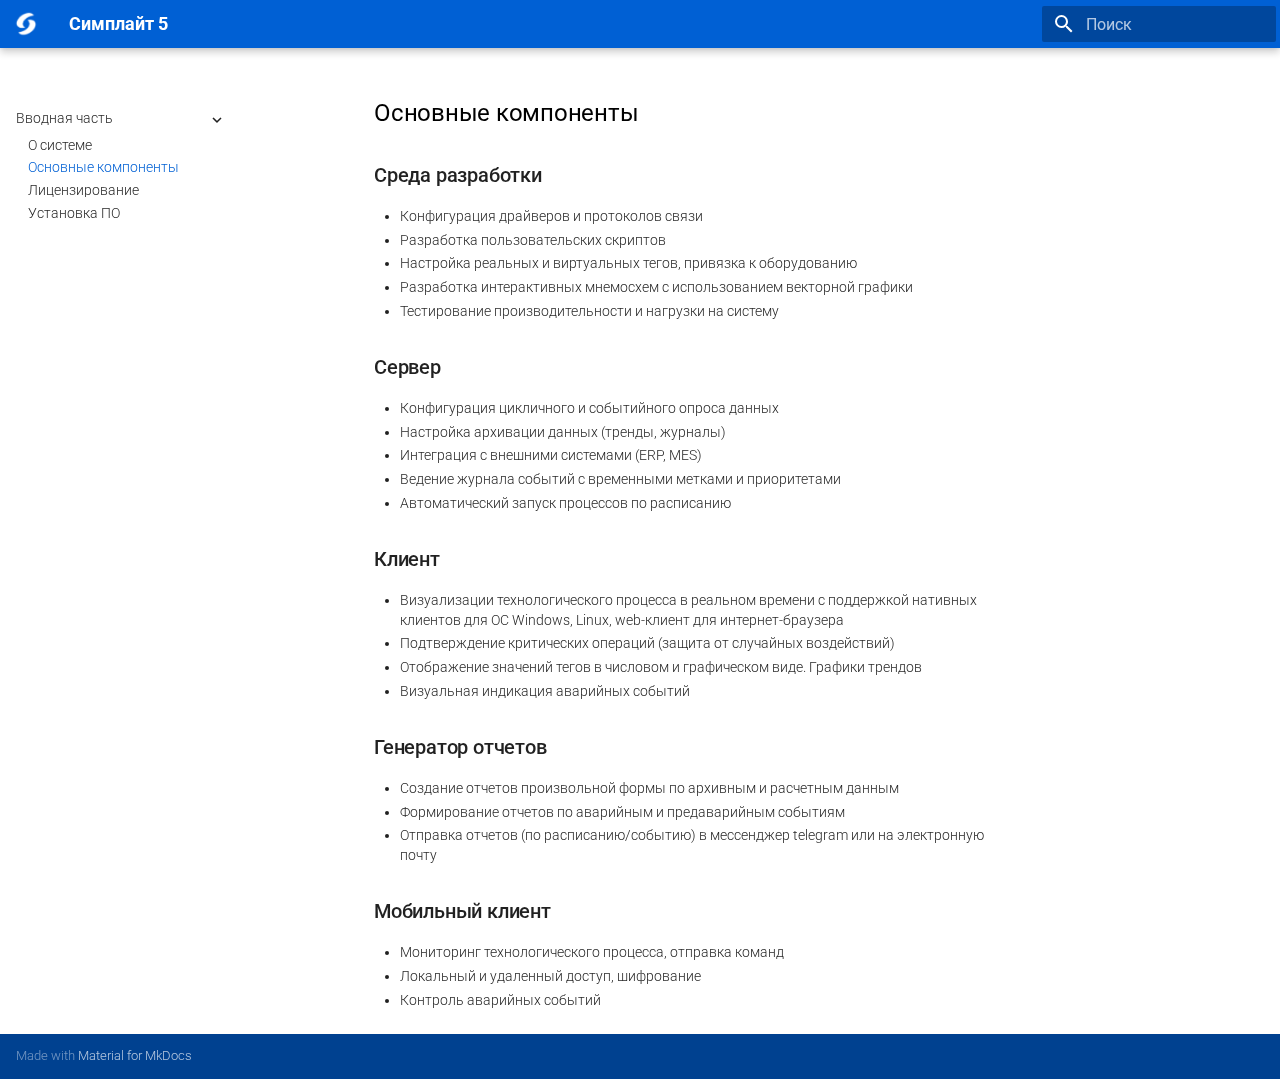
<file: docs/intro/parts/index.html>
<!doctype html>
<html lang="ru" class="no-js">
  <head>
    
      <meta charset="utf-8">
      <meta name="viewport" content="width=device-width,initial-scale=1">
      
      
      
      
        <link rel="prev" href="../main/">
      
      
        <link rel="next" href="../license/">
      
      
      <link rel="icon" href="../../assets/logo_blue.png">
      <meta name="generator" content="mkdocs-1.6.1, mkdocs-material-9.6.16">
    
    
      
        <title>Основные компоненты - Симплайт 5</title>
      
    
    
      <link rel="stylesheet" href="../../assets/stylesheets/main.7e37652d.min.css">
      
        
        <link rel="stylesheet" href="../../assets/stylesheets/palette.06af60db.min.css">
      
      


    
    
      
    
    
      
        
        
        <link rel="preconnect" href="https://fonts.gstatic.com" crossorigin>
        <link rel="stylesheet" href="https://fonts.googleapis.com/css?family=Roboto:300,300i,400,400i,700,700i%7CRoboto+Mono:400,400i,700,700i&display=fallback">
        <style>:root{--md-text-font:"Roboto";--md-code-font:"Roboto Mono"}</style>
      
    
    
      <link rel="stylesheet" href="../../stylesheets/extra.css">
    
    <script>__md_scope=new URL("../..",location),__md_hash=e=>[...e].reduce(((e,_)=>(e<<5)-e+_.charCodeAt(0)),0),__md_get=(e,_=localStorage,t=__md_scope)=>JSON.parse(_.getItem(t.pathname+"."+e)),__md_set=(e,_,t=localStorage,a=__md_scope)=>{try{t.setItem(a.pathname+"."+e,JSON.stringify(_))}catch(e){}}</script>
    
      

    
    
    
  </head>
  
  
    
    
      
    
    
    
    
    <body dir="ltr" data-md-color-scheme="default" data-md-color-primary="indigo" data-md-color-accent="indigo">
  
    
    <input class="md-toggle" data-md-toggle="drawer" type="checkbox" id="__drawer" autocomplete="off">
    <input class="md-toggle" data-md-toggle="search" type="checkbox" id="__search" autocomplete="off">
    <label class="md-overlay" for="__drawer"></label>
    <div data-md-component="skip">
      
        
        <a href="#_1" class="md-skip">
          Перейти к содержанию
        </a>
      
    </div>
    <div data-md-component="announce">
      
    </div>
    
    
      

  

<header class="md-header md-header--shadow" data-md-component="header">
  <nav class="md-header__inner md-grid" aria-label="Верхний колонтитул">
    <a href="https://simplight.ru/simplight5/" title="Симплайт 5" class="md-header__button md-logo" aria-label="Симплайт 5" data-md-component="logo">
      
  <img src="../../assets/logo_white.png" alt="logo">

    </a>
    <label class="md-header__button md-icon" for="__drawer">
      
      <svg xmlns="http://www.w3.org/2000/svg" viewBox="0 0 24 24"><path d="M3 6h18v2H3zm0 5h18v2H3zm0 5h18v2H3z"/></svg>
    </label>
    <div class="md-header__title" data-md-component="header-title">
      <div class="md-header__ellipsis">
        <div class="md-header__topic">
          <span class="md-ellipsis">
            Симплайт 5
          </span>
        </div>
        <div class="md-header__topic" data-md-component="header-topic">
          <span class="md-ellipsis">
            
              Основные компоненты
            
          </span>
        </div>
      </div>
    </div>
    
      
        <form class="md-header__option" data-md-component="palette">
  
    
    
    
    <input class="md-option" data-md-color-media="(prefers-color-scheme: dark)" data-md-color-scheme="default" data-md-color-primary="indigo" data-md-color-accent="indigo"  aria-hidden="true"  type="radio" name="__palette" id="__palette_0">
    
  
</form>
      
    
    
      <script>var palette=__md_get("__palette");if(palette&&palette.color){if("(prefers-color-scheme)"===palette.color.media){var media=matchMedia("(prefers-color-scheme: light)"),input=document.querySelector(media.matches?"[data-md-color-media='(prefers-color-scheme: light)']":"[data-md-color-media='(prefers-color-scheme: dark)']");palette.color.media=input.getAttribute("data-md-color-media"),palette.color.scheme=input.getAttribute("data-md-color-scheme"),palette.color.primary=input.getAttribute("data-md-color-primary"),palette.color.accent=input.getAttribute("data-md-color-accent")}for(var[key,value]of Object.entries(palette.color))document.body.setAttribute("data-md-color-"+key,value)}</script>
    
    
    
      
      
        <label class="md-header__button md-icon" for="__search">
          
          <svg xmlns="http://www.w3.org/2000/svg" viewBox="0 0 24 24"><path d="M9.5 3A6.5 6.5 0 0 1 16 9.5c0 1.61-.59 3.09-1.56 4.23l.27.27h.79l5 5-1.5 1.5-5-5v-.79l-.27-.27A6.52 6.52 0 0 1 9.5 16 6.5 6.5 0 0 1 3 9.5 6.5 6.5 0 0 1 9.5 3m0 2C7 5 5 7 5 9.5S7 14 9.5 14 14 12 14 9.5 12 5 9.5 5"/></svg>
        </label>
        <div class="md-search" data-md-component="search" role="dialog">
  <label class="md-search__overlay" for="__search"></label>
  <div class="md-search__inner" role="search">
    <form class="md-search__form" name="search">
      <input type="text" class="md-search__input" name="query" aria-label="Поиск" placeholder="Поиск" autocapitalize="off" autocorrect="off" autocomplete="off" spellcheck="false" data-md-component="search-query" required>
      <label class="md-search__icon md-icon" for="__search">
        
        <svg xmlns="http://www.w3.org/2000/svg" viewBox="0 0 24 24"><path d="M9.5 3A6.5 6.5 0 0 1 16 9.5c0 1.61-.59 3.09-1.56 4.23l.27.27h.79l5 5-1.5 1.5-5-5v-.79l-.27-.27A6.52 6.52 0 0 1 9.5 16 6.5 6.5 0 0 1 3 9.5 6.5 6.5 0 0 1 9.5 3m0 2C7 5 5 7 5 9.5S7 14 9.5 14 14 12 14 9.5 12 5 9.5 5"/></svg>
        
        <svg xmlns="http://www.w3.org/2000/svg" viewBox="0 0 24 24"><path d="M20 11v2H8l5.5 5.5-1.42 1.42L4.16 12l7.92-7.92L13.5 5.5 8 11z"/></svg>
      </label>
      <nav class="md-search__options" aria-label="Поиск">
        
        <button type="reset" class="md-search__icon md-icon" title="Очистить" aria-label="Очистить" tabindex="-1">
          
          <svg xmlns="http://www.w3.org/2000/svg" viewBox="0 0 24 24"><path d="M19 6.41 17.59 5 12 10.59 6.41 5 5 6.41 10.59 12 5 17.59 6.41 19 12 13.41 17.59 19 19 17.59 13.41 12z"/></svg>
        </button>
      </nav>
      
    </form>
    <div class="md-search__output">
      <div class="md-search__scrollwrap" tabindex="0" data-md-scrollfix>
        <div class="md-search-result" data-md-component="search-result">
          <div class="md-search-result__meta">
            Инициализация поиска
          </div>
          <ol class="md-search-result__list" role="presentation"></ol>
        </div>
      </div>
    </div>
  </div>
</div>
      
    
    
  </nav>
  
</header>
    
    <div class="md-container" data-md-component="container">
      
      
        
          
        
      
      <main class="md-main" data-md-component="main">
        <div class="md-main__inner md-grid">
          
            
              
              <div class="md-sidebar md-sidebar--primary" data-md-component="sidebar" data-md-type="navigation" >
                <div class="md-sidebar__scrollwrap">
                  <div class="md-sidebar__inner">
                    



<nav class="md-nav md-nav--primary" aria-label="Навигация" data-md-level="0">
  <label class="md-nav__title" for="__drawer">
    <a href="https://simplight.ru/simplight5/" title="Симплайт 5" class="md-nav__button md-logo" aria-label="Симплайт 5" data-md-component="logo">
      
  <img src="../../assets/logo_white.png" alt="logo">

    </a>
    Симплайт 5
  </label>
  
  <ul class="md-nav__list" data-md-scrollfix>
    
      
      
  
  
    
  
  
  
    
    
    
    
    
    <li class="md-nav__item md-nav__item--active md-nav__item--nested">
      
        
        
        <input class="md-nav__toggle md-toggle " type="checkbox" id="__nav_1" checked>
        
          
          <label class="md-nav__link" for="__nav_1" id="__nav_1_label" tabindex="0">
            
  
  
  <span class="md-ellipsis">
    Вводная часть
    
  </span>
  

            <span class="md-nav__icon md-icon"></span>
          </label>
        
        <nav class="md-nav" data-md-level="1" aria-labelledby="__nav_1_label" aria-expanded="true">
          <label class="md-nav__title" for="__nav_1">
            <span class="md-nav__icon md-icon"></span>
            Вводная часть
          </label>
          <ul class="md-nav__list" data-md-scrollfix>
            
              
                
  
  
  
  
    <li class="md-nav__item">
      <a href="../main/" class="md-nav__link">
        
  
  
  <span class="md-ellipsis">
    О системе
    
  </span>
  

      </a>
    </li>
  

              
            
              
                
  
  
    
  
  
  
    <li class="md-nav__item md-nav__item--active">
      
      <input class="md-nav__toggle md-toggle" type="checkbox" id="__toc">
      
      
        
      
      
      <a href="./" class="md-nav__link md-nav__link--active">
        
  
  
  <span class="md-ellipsis">
    Основные компоненты
    
  </span>
  

      </a>
      
    </li>
  

              
            
              
                
  
  
  
  
    <li class="md-nav__item">
      <a href="../license/" class="md-nav__link">
        
  
  
  <span class="md-ellipsis">
    Лицензирование
    
  </span>
  

      </a>
    </li>
  

              
            
              
                
  
  
  
  
    <li class="md-nav__item">
      <a href="../install/" class="md-nav__link">
        
  
  
  <span class="md-ellipsis">
    Установка ПО
    
  </span>
  

      </a>
    </li>
  

              
            
          </ul>
        </nav>
      
    </li>
  

    
  </ul>
</nav>
                  </div>
                </div>
              </div>
            
            
              
              <div class="md-sidebar md-sidebar--secondary" data-md-component="sidebar" data-md-type="toc" >
                <div class="md-sidebar__scrollwrap">
                  <div class="md-sidebar__inner">
                    

<nav class="md-nav md-nav--secondary" aria-label="Содержание">
  
  
  
    
  
  
</nav>
                  </div>
                </div>
              </div>
            
          
          
            <div class="md-content" data-md-component="content">
              <article class="md-content__inner md-typeset">
                
                  



<h1 id="_1"><span style="color:black"><strong>Основные компоненты</strong></span><a class="headerlink" href="#_1" title="Permanent link">&para;</a></h1>
<h2 style="font-weight: 500;"> Среда разработки </h2>
<ul>
<li>Конфигурация драйверов и протоколов связи</li>
<li>Разработка пользовательских скриптов</li>
<li>Настройка реальных и виртуальных тегов, привязка к оборудованию</li>
<li>Разработка интерактивных мнемосхем с использованием векторной графики</li>
<li>Тестирование производительности и нагрузки на систему</li>
</ul>
<h2 style="font-weight: 500;"> Сервер </h2>
<ul>
<li>Конфигурация цикличного и событийного опроса данных</li>
<li>Настройка архивации данных (тренды, журналы)</li>
<li>Интеграция с внешними системами (ERP, MES)</li>
<li>Ведение журнала событий с временными метками и приоритетами</li>
<li>Автоматический запуск процессов по расписанию</li>
</ul>
<h2 style="font-weight: 500;"> Клиент </h2>
<ul>
<li>Визуализации технологического процесса в реальном времени с поддержкой нативных клиентов для ОС Windows, Linux, web-клиент для интернет-браузера</li>
<li>Подтверждение критических операций (защита от случайных воздействий)</li>
<li>Отображение значений тегов в числовом и графическом виде. Графики трендов</li>
<li>Визуальная индикация аварийных событий</li>
</ul>
<h2 style="font-weight: 500;"> Генератор отчетов </h2>
<ul>
<li>Создание отчетов произвольной формы по архивным и расчетным данным</li>
<li>Формирование отчетов по аварийным и предаварийным событиям</li>
<li>Отправка отчетов (по расписанию/событию) в мессенджер telegram или на электронную почту</li>
</ul>
<h2 style="font-weight: 500;"> Мобильный клиент </h2>
<ul>
<li>Мониторинг технологического процесса, отправка команд</li>
<li>Локальный и удаленный доступ, шифрование</li>
<li>Контроль аварийных событий</li>
</ul>












                
              </article>
            </div>
          
          
<script>var target=document.getElementById(location.hash.slice(1));target&&target.name&&(target.checked=target.name.startsWith("__tabbed_"))</script>
        </div>
        
      </main>
      
        <footer class="md-footer">
  
  <div class="md-footer-meta md-typeset">
    <div class="md-footer-meta__inner md-grid">
      <div class="md-copyright">
  
  
    Made with
    <a href="https://squidfunk.github.io/mkdocs-material/" target="_blank" rel="noopener">
      Material for MkDocs
    </a>
  
</div>
      
    </div>
  </div>
</footer>
      
    </div>
    <div class="md-dialog" data-md-component="dialog">
      <div class="md-dialog__inner md-typeset"></div>
    </div>
    
    
    
      
      <script id="__config" type="application/json">{"base": "../..", "features": [], "search": "../../assets/javascripts/workers/search.d50fe291.min.js", "tags": null, "translations": {"clipboard.copied": "\u0421\u043a\u043e\u043f\u0438\u0440\u043e\u0432\u0430\u043d\u043e \u0432 \u0431\u0443\u0444\u0435\u0440", "clipboard.copy": "\u041a\u043e\u043f\u0438\u0440\u043e\u0432\u0430\u0442\u044c \u0432 \u0431\u0443\u0444\u0435\u0440", "search.result.more.one": "\u0415\u0449\u0451 1 \u043d\u0430 \u044d\u0442\u043e\u0439 \u0441\u0442\u0440\u0430\u043d\u0438\u0446\u0435", "search.result.more.other": "\u0415\u0449\u0451 # \u043d\u0430 \u044d\u0442\u043e\u0439 \u0441\u0442\u0440\u0430\u043d\u0438\u0446\u0435", "search.result.none": "\u0421\u043e\u0432\u043f\u0430\u0434\u0435\u043d\u0438\u0439 \u043d\u0435 \u043d\u0430\u0439\u0434\u0435\u043d\u043e", "search.result.one": "\u041d\u0430\u0439\u0434\u0435\u043d\u043e 1 \u0441\u043e\u0432\u043f\u0430\u0434\u0435\u043d\u0438\u0435", "search.result.other": "\u041d\u0430\u0439\u0434\u0435\u043d\u043e \u0441\u043e\u0432\u043f\u0430\u0434\u0435\u043d\u0438\u0439: #", "search.result.placeholder": "\u041d\u0430\u0447\u043d\u0438\u0442\u0435 \u043f\u0435\u0447\u0430\u0442\u0430\u0442\u044c \u0434\u043b\u044f \u043f\u043e\u0438\u0441\u043a\u0430", "search.result.term.missing": "\u041e\u0442\u0441\u0443\u0442\u0441\u0442\u0432\u0443\u0435\u0442", "select.version": "\u0412\u044b\u0431\u0435\u0440\u0438\u0442\u0435 \u0432\u0435\u0440\u0441\u0438\u044e"}, "version": null}</script>
    
    
      <script src="../../assets/javascripts/bundle.50899def.min.js"></script>
      
    
  </body>
</html>
</file>
<file: docs/stylesheets/extra.css>
:root > * {
  --md-primary-fg-color:        #0060D4;
  --md-typeset-mark-color:      hsla(200, 21%, 62%, 0.06);
  --md-code-hl-color--light:    #0060D4;
  --md-footer-bg-color:         #0060D4;
  --md-accent-fg-color:         #0060D4;
}

.md-typeset h1 { font-size: 1.2rem; }
.md-typeset h2 { font-size: 1.0rem; }
.md-typeset h3 { font-size: 0.8rem; }
.md-typeset h4,
.md-typeset h5,
.md-typeset h6 { font-size: 0.75rem; }

/* Скрываем название сайта в левой боковой панели */
.md-nav__title {
  display: none;
}

/* Увеличиваем максимальную ширину центральной колонки */
.md-grid {
  max-width: 2000px; /* по умолчанию 960px или 100% */
}

/* Сужаем левую панель навигации */
.md-sidebar--primary {
  flex: 0 0 350px; /* было примерно 300px */
}

/* Сужаем правую панель (если есть, например оглавление) */
.md-sidebar--secondary {
  flex: 0 0 250px; /* можно ещё меньше */
}

body {
  /* zoom: 100%; Масштаб страницы */
  font-weight: 300; /*Тонкий шрифт по умолчанию */
} 

/* Более плотные строки внутри списков */
.md-typeset ul li,
.md-typeset ol li {
  line-height: 1.4;
  margin-top: 0.2rem;
  margin-bottom: 0.2rem;
}

/* Навигация (левая панель) */
.md-nav,
.md-nav__title,
.md-nav__link {
  font-size: 0.700rem;
  font-weight: 300;
  line-height: 1.0;
}

/* Базовый текст */
.md-typeset {
  font-size: 0.700rem; /* ~10px */
  line-height: 1.6;
  font-weight: 300;
}

/* Жирный текст в основном контенте — делаем ярче */
 .md-typeset p strong,
.md-typeset p b,
.md-typeset li strong,
.md-typeset li b {
  font-weight: 700;
}
</file>
<file: docs/css/print-site.css>
/* 
The print-site banner
*/
#print-site-banner {
    border:2px; 
    border-style:solid; 
    border-color:#000000; 
    padding: 0em 1em 0em 1em; 
    margin-bottom: 2em;
}
#print-site-banner h3 {
    margin-top: 1rem;
}

/* Enumerate figures */
.print-site-enumerate-figures figcaption:before {
    counter-increment: figurecounter;
    content: "Figure " counter(figurecounter) ": ";
}


/* Print URLS: 
Change a 'link' to 'link (target)' */
div.print-site-add-full-url section.print-page a[href^="http"]::after{
    content: " (" attr(href) ") ";
}


/* Do some nice animations when clicking on a ToC link */
#print-site-page h1:target, 
#print-site-page h2:target, 
#print-site-page h3:target, 
#print-site-page h4:target, 
#print-site-page h5:target, 
#print-site-page h6:target {
    animation: highlight 1.5s ease;
}
#print-site-page .print-page:target h1 {
    animation: highlight 1.5s ease;
}
@keyframes highlight {
    from { color: orange; }
    to { color: none; }
}


/* 
Print site table of contents styling
 */
/* Don't display the table of contents in HTML version */
#print-page-toc { display: none }


.print-page-toc-nav {
    padding-bottom: 2em;
}

#print-page-toc ul {
    list-style-position: inside;
    list-style-type: none;
}

#print-site-page ul {
    margin-left: 0em;
}

/* Be able to not print certain elements */
#print-site-page .print-site-plugin-ignore { display: none;}

@media print {    

    /* included bookmarks on h1 and h2
    Doesn't work, but included In case Chrome gets support 
    for these experimental CSS features that define PDF bookmarks */
    /* #print-site-page h1 {
        bookmark-level: 1;
        bookmark-label: content(); 
        -ah-bookmark-level: 1;
        -ro-pdf-bookmark-level: 1;
    }
    #print-site-page h2 {
        bookmark-level: 2;
        bookmark-label: content(); 
        -ah-bookmark-level: 2;
        -ro-pdf-bookmark-level: 2;
    } */

    /* Be able to not print certain elements */
    .print-site-plugin-ignore { display: none; }

    /* Remove print site banner */
    #print-site-banner { display: none; }

    /* display the table of contents in print version */
    #print-page-toc { display: block }

    /* PDF page breaks on each MkDocs page, except the first one */
    #print-site-page section.print-page {
        page-break-before: always;
    }
    #print-site-page > section.print-page:first-of-type {
        page-break-before: avoid;
    }

    /* PDF page breaks - separate title page for each section */
    #print-site-page section.print-page.md-section > h1 {
        align-content: center;
        text-align: center;
        vertical-align: middle;
        padding: 5rem 0rem;
        font-size: 2.5em;
    }

    #print-site-page p, 
    #print-site-page pre, 
    #print-site-page blockquote, 
    #print-site-page .tabbed-set {
        page-break-inside: avoid;
    }

    /* Avoid a page break immediately after a heading */
    /* Credits https://stackoverflow.com/a/9238898/5525118 */
    #print-site-page h1 {
        page-break-inside: avoid;
    }
    #print-site-page h1::after {
        content: "";
        /* display: block; */
        height: 100px;
        margin-bottom: -100px;
    }

    #print-site-page footer { display : none; }
    
    #print-site-cover-page {
        display: block;
        width:100%; 
        text-align: center;
    }
    #print-site-cover-page h1 {
        font-size: 300%;
    }
}
</file>
<file: docs/css/print-site-material.css>
/* print styles for mkdocs material theme 
https://github.com/squidfunk/mkdocs-material */


/* Table of Contents styling */
#print-site-page ul.toc-section-line-border { 
    border-left: 5px solid var(--md-default-fg-color--lightest);
}


/* Box shadows don't do well in PDFs */
#print-site-page table {
    border: 1px solid hsla(200, 18%, 26%, 1); /* #EFEFEF */
    box-shadow: none !important;
}

@media print {
    #print-site-page td {
        word-wrap: break-word;
    }

}

@page {

    size: A4 portrait;
    margin: 4em 1.5em 4em 1.5em;
    padding: 0em 0em 0em 0em;
    counter-increment: page;

    @bottom-center {
        content: string(chapter);
    }
    @bottom-right {
        content: 'Page ' counter(page);
    }

}
</file>
<file: docs/assets/stylesheets/main.7e37652d.min.css>
@charset "UTF-8";html{-webkit-text-size-adjust:none;-moz-text-size-adjust:none;text-size-adjust:none;box-sizing:border-box}*,:after,:before{box-sizing:inherit}@media (prefers-reduced-motion){*,:after,:before{transition:none!important}}body{margin:0}a,button,input,label{-webkit-tap-highlight-color:transparent}a{color:inherit;text-decoration:none}hr{border:0;box-sizing:initial;display:block;height:.05rem;overflow:visible;padding:0}small{font-size:80%}sub,sup{line-height:1em}img{border-style:none}table{border-collapse:initial;border-spacing:0}td,th{font-weight:400;vertical-align:top}button{background:#0000;border:0;font-family:inherit;font-size:inherit;margin:0;padding:0}input{border:0;outline:none}:root{--md-primary-fg-color:#4051b5;--md-primary-fg-color--light:#5d6cc0;--md-primary-fg-color--dark:#303fa1;--md-primary-bg-color:#fff;--md-primary-bg-color--light:#ffffffb3;--md-accent-fg-color:#526cfe;--md-accent-fg-color--transparent:#526cfe1a;--md-accent-bg-color:#fff;--md-accent-bg-color--light:#ffffffb3}[data-md-color-scheme=default]{color-scheme:light}[data-md-color-scheme=default] img[src$="#gh-dark-mode-only"],[data-md-color-scheme=default] img[src$="#only-dark"]{display:none}:root,[data-md-color-scheme=default]{--md-hue:225deg;--md-default-fg-color:#000000de;--md-default-fg-color--light:#0000008a;--md-default-fg-color--lighter:#00000052;--md-default-fg-color--lightest:#00000012;--md-default-bg-color:#fff;--md-default-bg-color--light:#ffffffb3;--md-default-bg-color--lighter:#ffffff4d;--md-default-bg-color--lightest:#ffffff1f;--md-code-fg-color:#36464e;--md-code-bg-color:#f5f5f5;--md-code-hl-color:#4287ff;--md-code-hl-color--light:#4287ff1a;--md-code-hl-number-color:#d52a2a;--md-code-hl-special-color:#db1457;--md-code-hl-function-color:#a846b9;--md-code-hl-constant-color:#6e59d9;--md-code-hl-keyword-color:#3f6ec6;--md-code-hl-string-color:#1c7d4d;--md-code-hl-name-color:var(--md-code-fg-color);--md-code-hl-operator-color:var(--md-default-fg-color--light);--md-code-hl-punctuation-color:var(--md-default-fg-color--light);--md-code-hl-comment-color:var(--md-default-fg-color--light);--md-code-hl-generic-color:var(--md-default-fg-color--light);--md-code-hl-variable-color:var(--md-default-fg-color--light);--md-typeset-color:var(--md-default-fg-color);--md-typeset-a-color:var(--md-primary-fg-color);--md-typeset-del-color:#f5503d26;--md-typeset-ins-color:#0bd57026;--md-typeset-kbd-color:#fafafa;--md-typeset-kbd-accent-color:#fff;--md-typeset-kbd-border-color:#b8b8b8;--md-typeset-mark-color:#ffff0080;--md-typeset-table-color:#0000001f;--md-typeset-table-color--light:rgba(0,0,0,.035);--md-admonition-fg-color:var(--md-default-fg-color);--md-admonition-bg-color:var(--md-default-bg-color);--md-warning-fg-color:#000000de;--md-warning-bg-color:#ff9;--md-footer-fg-color:#fff;--md-footer-fg-color--light:#ffffffb3;--md-footer-fg-color--lighter:#ffffff73;--md-footer-bg-color:#000000de;--md-footer-bg-color--dark:#00000052;--md-shadow-z1:0 0.2rem 0.5rem #0000000d,0 0 0.05rem #0000001a;--md-shadow-z2:0 0.2rem 0.5rem #0000001a,0 0 0.05rem #00000040;--md-shadow-z3:0 0.2rem 0.5rem #0003,0 0 0.05rem #00000059}.md-icon svg{fill:currentcolor;display:block;height:1.2rem;width:1.2rem}body{-webkit-font-smoothing:antialiased;-moz-osx-font-smoothing:grayscale;--md-text-font-family:var(--md-text-font,_),-apple-system,BlinkMacSystemFont,Helvetica,Arial,sans-serif;--md-code-font-family:var(--md-code-font,_),SFMono-Regular,Consolas,Menlo,monospace}aside,body,input{font-feature-settings:"kern","liga";color:var(--md-typeset-color);font-family:var(--md-text-font-family)}code,kbd,pre{font-feature-settings:"kern";font-family:var(--md-code-font-family)}:root{--md-typeset-table-sort-icon:url('data:image/svg+xml;charset=utf-8,<svg xmlns="http://www.w3.org/2000/svg" viewBox="0 0 24 24"><path d="m18 21-4-4h3V7h-3l4-4 4 4h-3v10h3M2 19v-2h10v2M2 13v-2h7v2M2 7V5h4v2z"/></svg>');--md-typeset-table-sort-icon--asc:url('data:image/svg+xml;charset=utf-8,<svg xmlns="http://www.w3.org/2000/svg" viewBox="0 0 24 24"><path d="M19 17h3l-4 4-4-4h3V3h2M2 17h10v2H2M6 5v2H2V5m0 6h7v2H2z"/></svg>');--md-typeset-table-sort-icon--desc:url('data:image/svg+xml;charset=utf-8,<svg xmlns="http://www.w3.org/2000/svg" viewBox="0 0 24 24"><path d="M19 7h3l-4-4-4 4h3v14h2M2 17h10v2H2M6 5v2H2V5m0 6h7v2H2z"/></svg>')}.md-typeset{-webkit-print-color-adjust:exact;color-adjust:exact;font-size:.8rem;line-height:1.6;overflow-wrap:break-word}@media print{.md-typeset{font-size:.68rem}}.md-typeset blockquote,.md-typeset dl,.md-typeset figure,.md-typeset ol,.md-typeset pre,.md-typeset ul{margin-bottom:1em;margin-top:1em}.md-typeset h1{color:var(--md-default-fg-color--light);font-size:2em;line-height:1.3;margin:0 0 1.25em}.md-typeset h1,.md-typeset h2{font-weight:300;letter-spacing:-.01em}.md-typeset h2{font-size:1.5625em;line-height:1.4;margin:1.6em 0 .64em}.md-typeset h3{font-size:1.25em;font-weight:400;letter-spacing:-.01em;line-height:1.5;margin:1.6em 0 .8em}.md-typeset h2+h3{margin-top:.8em}.md-typeset h4{font-weight:700;letter-spacing:-.01em;margin:1em 0}.md-typeset h5,.md-typeset h6{color:var(--md-default-fg-color--light);font-size:.8em;font-weight:700;letter-spacing:-.01em;margin:1.25em 0}.md-typeset h5{text-transform:uppercase}.md-typeset h5 code{text-transform:none}.md-typeset hr{border-bottom:.05rem solid var(--md-default-fg-color--lightest);display:flow-root;margin:1.5em 0}.md-typeset a{color:var(--md-typeset-a-color);word-break:break-word}.md-typeset a,.md-typeset a:before{transition:color 125ms}.md-typeset a:focus,.md-typeset a:hover{color:var(--md-accent-fg-color)}.md-typeset a:focus code,.md-typeset a:hover code{background-color:var(--md-accent-fg-color--transparent)}.md-typeset a code{color:currentcolor;transition:background-color 125ms}.md-typeset a.focus-visible{outline-color:var(--md-accent-fg-color);outline-offset:.2rem}.md-typeset code,.md-typeset kbd,.md-typeset pre{color:var(--md-code-fg-color);direction:ltr;font-variant-ligatures:none}@media print{.md-typeset code,.md-typeset kbd,.md-typeset pre{white-space:pre-wrap}}.md-typeset code{background-color:var(--md-code-bg-color);border-radius:.1rem;-webkit-box-decoration-break:clone;box-decoration-break:clone;font-size:.85em;padding:0 .2941176471em;word-break:break-word}.md-typeset code:not(.focus-visible){-webkit-tap-highlight-color:transparent;outline:none}.md-typeset pre{display:flow-root;line-height:1.4;position:relative}.md-typeset pre>code{-webkit-box-decoration-break:slice;box-decoration-break:slice;box-shadow:none;display:block;margin:0;outline-color:var(--md-accent-fg-color);overflow:auto;padding:.7720588235em 1.1764705882em;scrollbar-color:var(--md-default-fg-color--lighter) #0000;scrollbar-width:thin;touch-action:auto;word-break:normal}.md-typeset pre>code:hover{scrollbar-color:var(--md-accent-fg-color) #0000}.md-typeset pre>code::-webkit-scrollbar{height:.2rem;width:.2rem}.md-typeset pre>code::-webkit-scrollbar-thumb{background-color:var(--md-default-fg-color--lighter)}.md-typeset pre>code::-webkit-scrollbar-thumb:hover{background-color:var(--md-accent-fg-color)}.md-typeset kbd{background-color:var(--md-typeset-kbd-color);border-radius:.1rem;box-shadow:0 .1rem 0 .05rem var(--md-typeset-kbd-border-color),0 .1rem 0 var(--md-typeset-kbd-border-color),0 -.1rem .2rem var(--md-typeset-kbd-accent-color) inset;color:var(--md-default-fg-color);display:inline-block;font-size:.75em;padding:0 .6666666667em;vertical-align:text-top;word-break:break-word}.md-typeset mark{background-color:var(--md-typeset-mark-color);-webkit-box-decoration-break:clone;box-decoration-break:clone;color:inherit;word-break:break-word}.md-typeset abbr{border-bottom:.05rem dotted var(--md-default-fg-color--light);cursor:help;text-decoration:none}.md-typeset small{opacity:.75}[dir=ltr] .md-typeset sub,[dir=ltr] .md-typeset sup{margin-left:.078125em}[dir=rtl] .md-typeset sub,[dir=rtl] .md-typeset sup{margin-right:.078125em}[dir=ltr] .md-typeset blockquote{padding-left:.6rem}[dir=rtl] .md-typeset blockquote{padding-right:.6rem}[dir=ltr] .md-typeset blockquote{border-left:.2rem solid var(--md-default-fg-color--lighter)}[dir=rtl] .md-typeset blockquote{border-right:.2rem solid var(--md-default-fg-color--lighter)}.md-typeset blockquote{color:var(--md-default-fg-color--light);margin-left:0;margin-right:0}.md-typeset ul{list-style-type:disc}.md-typeset ul[type]{list-style-type:revert-layer}[dir=ltr] .md-typeset ol,[dir=ltr] .md-typeset ul{margin-left:.625em}[dir=rtl] .md-typeset ol,[dir=rtl] .md-typeset ul{margin-right:.625em}.md-typeset ol,.md-typeset ul{padding:0}.md-typeset ol:not([hidden]),.md-typeset ul:not([hidden]){display:flow-root}.md-typeset ol ol,.md-typeset ul ol{list-style-type:lower-alpha}.md-typeset ol ol ol,.md-typeset ul ol ol{list-style-type:lower-roman}.md-typeset ol ol ol ol,.md-typeset ul ol ol ol{list-style-type:upper-alpha}.md-typeset ol ol ol ol ol,.md-typeset ul ol ol ol ol{list-style-type:upper-roman}.md-typeset ol[type],.md-typeset ul[type]{list-style-type:revert-layer}[dir=ltr] .md-typeset ol li,[dir=ltr] .md-typeset ul li{margin-left:1.25em}[dir=rtl] .md-typeset ol li,[dir=rtl] .md-typeset ul li{margin-right:1.25em}.md-typeset ol li,.md-typeset ul li{margin-bottom:.5em}.md-typeset ol li blockquote,.md-typeset ol li p,.md-typeset ul li blockquote,.md-typeset ul li p{margin:.5em 0}.md-typeset ol li:last-child,.md-typeset ul li:last-child{margin-bottom:0}[dir=ltr] .md-typeset ol li ol,[dir=ltr] .md-typeset ol li ul,[dir=ltr] .md-typeset ul li ol,[dir=ltr] .md-typeset ul li ul{margin-left:.625em}[dir=rtl] .md-typeset ol li ol,[dir=rtl] .md-typeset ol li ul,[dir=rtl] .md-typeset ul li ol,[dir=rtl] .md-typeset ul li ul{margin-right:.625em}.md-typeset ol li ol,.md-typeset ol li ul,.md-typeset ul li ol,.md-typeset ul li ul{margin-bottom:.5em;margin-top:.5em}[dir=ltr] .md-typeset dd{margin-left:1.875em}[dir=rtl] .md-typeset dd{margin-right:1.875em}.md-typeset dd{margin-bottom:1.5em;margin-top:1em}.md-typeset img,.md-typeset svg,.md-typeset video{height:auto;max-width:100%}.md-typeset img[align=left]{margin:1em 1em 1em 0}.md-typeset img[align=right]{margin:1em 0 1em 1em}.md-typeset img[align]:only-child{margin-top:0}.md-typeset figure{display:flow-root;margin:1em auto;max-width:100%;text-align:center;width:-moz-fit-content;width:fit-content}.md-typeset figure img{display:block;margin:0 auto}.md-typeset figcaption{font-style:italic;margin:1em auto;max-width:24rem}.md-typeset iframe{max-width:100%}.md-typeset table:not([class]){background-color:var(--md-default-bg-color);border:.05rem solid var(--md-typeset-table-color);border-radius:.1rem;display:inline-block;font-size:.64rem;max-width:100%;overflow:auto;touch-action:auto}@media print{.md-typeset table:not([class]){display:table}}.md-typeset table:not([class])+*{margin-top:1.5em}.md-typeset table:not([class]) td>:first-child,.md-typeset table:not([class]) th>:first-child{margin-top:0}.md-typeset table:not([class]) td>:last-child,.md-typeset table:not([class]) th>:last-child{margin-bottom:0}.md-typeset table:not([class]) td:not([align]),.md-typeset table:not([class]) th:not([align]){text-align:left}[dir=rtl] .md-typeset table:not([class]) td:not([align]),[dir=rtl] .md-typeset table:not([class]) th:not([align]){text-align:right}.md-typeset table:not([class]) th{font-weight:700;min-width:5rem;padding:.9375em 1.25em;vertical-align:top}.md-typeset table:not([class]) td{border-top:.05rem solid var(--md-typeset-table-color);padding:.9375em 1.25em;vertical-align:top}.md-typeset table:not([class]) tbody tr{transition:background-color 125ms}.md-typeset table:not([class]) tbody tr:hover{background-color:var(--md-typeset-table-color--light);box-shadow:0 .05rem 0 var(--md-default-bg-color) inset}.md-typeset table:not([class]) a{word-break:normal}.md-typeset table th[role=columnheader]{cursor:pointer}[dir=ltr] .md-typeset table th[role=columnheader]:after{margin-left:.5em}[dir=rtl] .md-typeset table th[role=columnheader]:after{margin-right:.5em}.md-typeset table th[role=columnheader]:after{content:"";display:inline-block;height:1.2em;-webkit-mask-image:var(--md-typeset-table-sort-icon);mask-image:var(--md-typeset-table-sort-icon);-webkit-mask-repeat:no-repeat;mask-repeat:no-repeat;-webkit-mask-size:contain;mask-size:contain;transition:background-color 125ms;vertical-align:text-bottom;width:1.2em}.md-typeset table th[role=columnheader]:hover:after{background-color:var(--md-default-fg-color--lighter)}.md-typeset table th[role=columnheader][aria-sort=ascending]:after{background-color:var(--md-default-fg-color--light);-webkit-mask-image:var(--md-typeset-table-sort-icon--asc);mask-image:var(--md-typeset-table-sort-icon--asc)}.md-typeset table th[role=columnheader][aria-sort=descending]:after{background-color:var(--md-default-fg-color--light);-webkit-mask-image:var(--md-typeset-table-sort-icon--desc);mask-image:var(--md-typeset-table-sort-icon--desc)}.md-typeset__scrollwrap{margin:1em -.8rem;overflow-x:auto;touch-action:auto}.md-typeset__table{display:inline-block;margin-bottom:.5em;padding:0 .8rem}@media print{.md-typeset__table{display:block}}html .md-typeset__table table{display:table;margin:0;overflow:hidden;width:100%}@media screen and (max-width:44.984375em){.md-content__inner>pre{margin:1em -.8rem}.md-content__inner>pre code{border-radius:0}}.md-typeset .md-author{border-radius:100%;display:block;flex-shrink:0;height:1.6rem;overflow:hidden;position:relative;transition:color 125ms,transform 125ms;width:1.6rem}.md-typeset .md-author img{display:block}.md-typeset .md-author--more{background:var(--md-default-fg-color--lightest);color:var(--md-default-fg-color--lighter);font-size:.6rem;font-weight:700;line-height:1.6rem;text-align:center}.md-typeset .md-author--long{height:2.4rem;width:2.4rem}.md-typeset a.md-author{transform:scale(1)}.md-typeset a.md-author img{border-radius:100%;filter:grayscale(100%) opacity(75%);transition:filter 125ms}.md-typeset a.md-author:focus,.md-typeset a.md-author:hover{transform:scale(1.1);z-index:1}.md-typeset a.md-author:focus img,.md-typeset a.md-author:hover img{filter:grayscale(0)}.md-banner{background-color:var(--md-footer-bg-color);color:var(--md-footer-fg-color);overflow:auto}@media print{.md-banner{display:none}}.md-banner--warning{background-color:var(--md-warning-bg-color);color:var(--md-warning-fg-color)}.md-banner__inner{font-size:.7rem;margin:.6rem auto;padding:0 .8rem}[dir=ltr] .md-banner__button{float:right}[dir=rtl] .md-banner__button{float:left}.md-banner__button{color:inherit;cursor:pointer;transition:opacity .25s}.no-js .md-banner__button{display:none}.md-banner__button:hover{opacity:.7}html{font-size:125%;height:100%;overflow-x:hidden}@media screen and (min-width:100em){html{font-size:137.5%}}@media screen and (min-width:125em){html{font-size:150%}}body{background-color:var(--md-default-bg-color);display:flex;flex-direction:column;font-size:.5rem;min-height:100%;position:relative;width:100%}@media print{body{display:block}}@media screen and (max-width:59.984375em){body[data-md-scrolllock]{position:fixed}}.md-grid{margin-left:auto;margin-right:auto;max-width:61rem}.md-container{display:flex;flex-direction:column;flex-grow:1}@media print{.md-container{display:block}}.md-main{flex-grow:1}.md-main__inner{display:flex;height:100%;margin-top:1.5rem}.md-ellipsis{overflow:hidden;text-overflow:ellipsis}.md-toggle{display:none}.md-option{height:0;opacity:0;position:absolute;width:0}.md-option:checked+label:not([hidden]){display:block}.md-option.focus-visible+label{outline-color:var(--md-accent-fg-color);outline-style:auto}.md-skip{background-color:var(--md-default-fg-color);border-radius:.1rem;color:var(--md-default-bg-color);font-size:.64rem;margin:.5rem;opacity:0;outline-color:var(--md-accent-fg-color);padding:.3rem .5rem;position:fixed;transform:translateY(.4rem);z-index:-1}.md-skip:focus{opacity:1;transform:translateY(0);transition:transform .25s cubic-bezier(.4,0,.2,1),opacity 175ms 75ms;z-index:10}@page{margin:25mm}:root{--md-clipboard-icon:url('data:image/svg+xml;charset=utf-8,<svg xmlns="http://www.w3.org/2000/svg" viewBox="0 0 24 24"><path d="M19 21H8V7h11m0-2H8a2 2 0 0 0-2 2v14a2 2 0 0 0 2 2h11a2 2 0 0 0 2-2V7a2 2 0 0 0-2-2m-3-4H4a2 2 0 0 0-2 2v14h2V3h12z"/></svg>')}.md-clipboard{border-radius:.1rem;color:var(--md-default-fg-color--lightest);cursor:pointer;height:1.5em;outline-color:var(--md-accent-fg-color);outline-offset:.1rem;position:absolute;right:.5em;top:.5em;transition:color .25s;width:1.5em;z-index:1}@media print{.md-clipboard{display:none}}.md-clipboard:not(.focus-visible){-webkit-tap-highlight-color:transparent;outline:none}:hover>.md-clipboard{color:var(--md-default-fg-color--light)}.md-clipboard:focus,.md-clipboard:hover{color:var(--md-accent-fg-color)}.md-clipboard:after{background-color:currentcolor;content:"";display:block;height:1.125em;margin:0 auto;-webkit-mask-image:var(--md-clipboard-icon);mask-image:var(--md-clipboard-icon);-webkit-mask-position:center;mask-position:center;-webkit-mask-repeat:no-repeat;mask-repeat:no-repeat;-webkit-mask-size:contain;mask-size:contain;width:1.125em}.md-clipboard--inline{cursor:pointer}.md-clipboard--inline code{transition:color .25s,background-color .25s}.md-clipboard--inline:focus code,.md-clipboard--inline:hover code{background-color:var(--md-accent-fg-color--transparent);color:var(--md-accent-fg-color)}.md-typeset .md-code__content{display:grid}@keyframes consent{0%{opacity:0;transform:translateY(100%)}to{opacity:1;transform:translateY(0)}}@keyframes overlay{0%{opacity:0}to{opacity:1}}.md-consent__overlay{animation:overlay .25s both;-webkit-backdrop-filter:blur(.1rem);backdrop-filter:blur(.1rem);background-color:#0000008a;height:100%;opacity:1;position:fixed;top:0;width:100%;z-index:5}.md-consent__inner{animation:consent .5s cubic-bezier(.1,.7,.1,1) both;background-color:var(--md-default-bg-color);border:0;border-radius:.1rem;bottom:0;box-shadow:0 0 .2rem #0000001a,0 .2rem .4rem #0003;max-height:100%;overflow:auto;padding:0;position:fixed;width:100%;z-index:5}.md-consent__form{padding:.8rem}.md-consent__settings{display:none;margin:1em 0}input:checked+.md-consent__settings{display:block}.md-consent__controls{margin-bottom:.8rem}.md-typeset .md-consent__controls .md-button{display:inline}@media screen and (max-width:44.984375em){.md-typeset .md-consent__controls .md-button{display:block;margin-top:.4rem;text-align:center;width:100%}}.md-consent label{cursor:pointer}.md-content{flex-grow:1;min-width:0}.md-content__inner{margin:0 .8rem 1.2rem;padding-top:.6rem}@media screen and (min-width:76.25em){[dir=ltr] .md-sidebar--primary:not([hidden])~.md-content>.md-content__inner{margin-left:1.2rem}[dir=ltr] .md-sidebar--secondary:not([hidden])~.md-content>.md-content__inner,[dir=rtl] .md-sidebar--primary:not([hidden])~.md-content>.md-content__inner{margin-right:1.2rem}[dir=rtl] .md-sidebar--secondary:not([hidden])~.md-content>.md-content__inner{margin-left:1.2rem}}.md-content__inner:before{content:"";display:block;height:.4rem}.md-content__inner>:last-child{margin-bottom:0}[dir=ltr] .md-content__button{float:right}[dir=rtl] .md-content__button{float:left}[dir=ltr] .md-content__button{margin-left:.4rem}[dir=rtl] .md-content__button{margin-right:.4rem}.md-content__button{margin:.4rem 0;padding:0}@media print{.md-content__button{display:none}}.md-typeset .md-content__button{color:var(--md-default-fg-color--lighter)}.md-content__button svg{display:inline;vertical-align:top}[dir=rtl] .md-content__button svg{transform:scaleX(-1)}[dir=ltr] .md-dialog{right:.8rem}[dir=rtl] .md-dialog{left:.8rem}.md-dialog{background-color:var(--md-default-fg-color);border-radius:.1rem;bottom:.8rem;box-shadow:var(--md-shadow-z3);min-width:11.1rem;opacity:0;padding:.4rem .6rem;pointer-events:none;position:fixed;transform:translateY(100%);transition:transform 0ms .4s,opacity .4s;z-index:4}@media print{.md-dialog{display:none}}.md-dialog--active{opacity:1;pointer-events:auto;transform:translateY(0);transition:transform .4s cubic-bezier(.075,.85,.175,1),opacity .4s}.md-dialog__inner{color:var(--md-default-bg-color);font-size:.7rem}.md-feedback{margin:2em 0 1em;text-align:center}.md-feedback fieldset{border:none;margin:0;padding:0}.md-feedback__title{font-weight:700;margin:1em auto}.md-feedback__inner{position:relative}.md-feedback__list{display:flex;flex-wrap:wrap;place-content:baseline center;position:relative}.md-feedback__list:hover .md-icon:not(:disabled){color:var(--md-default-fg-color--lighter)}:disabled .md-feedback__list{min-height:1.8rem}.md-feedback__icon{color:var(--md-default-fg-color--light);cursor:pointer;flex-shrink:0;margin:0 .1rem;transition:color 125ms}.md-feedback__icon:not(:disabled).md-icon:hover{color:var(--md-accent-fg-color)}.md-feedback__icon:disabled{color:var(--md-default-fg-color--lightest);pointer-events:none}.md-feedback__note{opacity:0;position:relative;transform:translateY(.4rem);transition:transform .4s cubic-bezier(.1,.7,.1,1),opacity .15s}.md-feedback__note>*{margin:0 auto;max-width:16rem}:disabled .md-feedback__note{opacity:1;transform:translateY(0)}@media print{.md-feedback{display:none}}.md-footer{background-color:var(--md-footer-bg-color);color:var(--md-footer-fg-color)}@media print{.md-footer{display:none}}.md-footer__inner{justify-content:space-between;overflow:auto;padding:.2rem}.md-footer__inner:not([hidden]){display:flex}.md-footer__link{align-items:end;display:flex;flex-grow:0.01;margin-bottom:.4rem;margin-top:1rem;max-width:100%;outline-color:var(--md-accent-fg-color);overflow:hidden;transition:opacity .25s}.md-footer__link:focus,.md-footer__link:hover{opacity:.7}[dir=rtl] .md-footer__link svg{transform:scaleX(-1)}@media screen and (max-width:44.984375em){.md-footer__link--prev{flex-shrink:0}.md-footer__link--prev .md-footer__title{display:none}}[dir=ltr] .md-footer__link--next{margin-left:auto}[dir=rtl] .md-footer__link--next{margin-right:auto}.md-footer__link--next{text-align:right}[dir=rtl] .md-footer__link--next{text-align:left}.md-footer__title{flex-grow:1;font-size:.9rem;margin-bottom:.7rem;max-width:calc(100% - 2.4rem);padding:0 1rem;white-space:nowrap}.md-footer__button{margin:.2rem;padding:.4rem}.md-footer__direction{font-size:.64rem;opacity:.7}.md-footer-meta{background-color:var(--md-footer-bg-color--dark)}.md-footer-meta__inner{display:flex;flex-wrap:wrap;justify-content:space-between;padding:.2rem}html .md-footer-meta.md-typeset a{color:var(--md-footer-fg-color--light)}html .md-footer-meta.md-typeset a:focus,html .md-footer-meta.md-typeset a:hover{color:var(--md-footer-fg-color)}.md-copyright{color:var(--md-footer-fg-color--lighter);font-size:.64rem;margin:auto .6rem;padding:.4rem 0;width:100%}@media screen and (min-width:45em){.md-copyright{width:auto}}.md-copyright__highlight{color:var(--md-footer-fg-color--light)}.md-social{display:inline-flex;gap:.2rem;margin:0 .4rem;padding:.2rem 0 .6rem}@media screen and (min-width:45em){.md-social{padding:.6rem 0}}.md-social__link{display:inline-block;height:1.6rem;text-align:center;width:1.6rem}.md-social__link:before{line-height:1.9}.md-social__link svg{fill:currentcolor;max-height:.8rem;vertical-align:-25%}.md-typeset .md-button{border:.1rem solid;border-radius:.1rem;color:var(--md-primary-fg-color);cursor:pointer;display:inline-block;font-weight:700;padding:.625em 2em;transition:color 125ms,background-color 125ms,border-color 125ms}.md-typeset .md-button--primary{background-color:var(--md-primary-fg-color);border-color:var(--md-primary-fg-color);color:var(--md-primary-bg-color)}.md-typeset .md-button:focus,.md-typeset .md-button:hover{background-color:var(--md-accent-fg-color);border-color:var(--md-accent-fg-color);color:var(--md-accent-bg-color)}[dir=ltr] .md-typeset .md-input{border-top-left-radius:.1rem}[dir=ltr] .md-typeset .md-input,[dir=rtl] .md-typeset .md-input{border-top-right-radius:.1rem}[dir=rtl] .md-typeset .md-input{border-top-left-radius:.1rem}.md-typeset .md-input{border-bottom:.1rem solid var(--md-default-fg-color--lighter);box-shadow:var(--md-shadow-z1);font-size:.8rem;height:1.8rem;padding:0 .6rem;transition:border .25s,box-shadow .25s}.md-typeset .md-input:focus,.md-typeset .md-input:hover{border-bottom-color:var(--md-accent-fg-color);box-shadow:var(--md-shadow-z2)}.md-typeset .md-input--stretch{width:100%}.md-header{background-color:var(--md-primary-fg-color);box-shadow:0 0 .2rem #0000,0 .2rem .4rem #0000;color:var(--md-primary-bg-color);display:block;left:0;position:sticky;right:0;top:0;z-index:4}@media print{.md-header{display:none}}.md-header[hidden]{transform:translateY(-100%);transition:transform .25s cubic-bezier(.8,0,.6,1),box-shadow .25s}.md-header--shadow{box-shadow:0 0 .2rem #0000001a,0 .2rem .4rem #0003;transition:transform .25s cubic-bezier(.1,.7,.1,1),box-shadow .25s}.md-header__inner{align-items:center;display:flex;padding:0 .2rem}.md-header__button{color:currentcolor;cursor:pointer;margin:.2rem;outline-color:var(--md-accent-fg-color);padding:.4rem;position:relative;transition:opacity .25s;vertical-align:middle;z-index:1}.md-header__button:hover{opacity:.7}.md-header__button:not([hidden]){display:inline-block}.md-header__button:not(.focus-visible){-webkit-tap-highlight-color:transparent;outline:none}.md-header__button.md-logo{margin:.2rem;padding:.4rem}@media screen and (max-width:76.234375em){.md-header__button.md-logo{display:none}}.md-header__button.md-logo img,.md-header__button.md-logo svg{fill:currentcolor;display:block;height:1.2rem;width:auto}@media screen and (min-width:60em){.md-header__button[for=__search]{display:none}}.no-js .md-header__button[for=__search]{display:none}[dir=rtl] .md-header__button[for=__search] svg{transform:scaleX(-1)}@media screen and (min-width:76.25em){.md-header__button[for=__drawer]{display:none}}.md-header__topic{display:flex;max-width:100%;position:absolute;transition:transform .4s cubic-bezier(.1,.7,.1,1),opacity .15s;white-space:nowrap}.md-header__topic+.md-header__topic{opacity:0;pointer-events:none;transform:translateX(1.25rem);transition:transform .4s cubic-bezier(1,.7,.1,.1),opacity .15s;z-index:-1}[dir=rtl] .md-header__topic+.md-header__topic{transform:translateX(-1.25rem)}.md-header__topic:first-child{font-weight:700}[dir=ltr] .md-header__title{margin-left:1rem;margin-right:.4rem}[dir=rtl] .md-header__title{margin-left:.4rem;margin-right:1rem}.md-header__title{flex-grow:1;font-size:.9rem;height:2.4rem;line-height:2.4rem}.md-header__title--active .md-header__topic{opacity:0;pointer-events:none;transform:translateX(-1.25rem);transition:transform .4s cubic-bezier(1,.7,.1,.1),opacity .15s;z-index:-1}[dir=rtl] .md-header__title--active .md-header__topic{transform:translateX(1.25rem)}.md-header__title--active .md-header__topic+.md-header__topic{opacity:1;pointer-events:auto;transform:translateX(0);transition:transform .4s cubic-bezier(.1,.7,.1,1),opacity .15s;z-index:0}.md-header__title>.md-header__ellipsis{height:100%;position:relative;width:100%}.md-header__option{display:flex;flex-shrink:0;max-width:100%;transition:max-width 0ms .25s,opacity .25s .25s;white-space:nowrap}[data-md-toggle=search]:checked~.md-header .md-header__option{max-width:0;opacity:0;transition:max-width 0ms,opacity 0ms}.md-header__option>input{bottom:0}.md-header__source{display:none}@media screen and (min-width:60em){[dir=ltr] .md-header__source{margin-left:1rem}[dir=rtl] .md-header__source{margin-right:1rem}.md-header__source{display:block;max-width:11.7rem;width:11.7rem}}@media screen and (min-width:76.25em){[dir=ltr] .md-header__source{margin-left:1.4rem}[dir=rtl] .md-header__source{margin-right:1.4rem}}.md-meta{color:var(--md-default-fg-color--light);font-size:.7rem;line-height:1.3}.md-meta__list{display:inline-flex;flex-wrap:wrap;list-style:none;margin:0;padding:0}.md-meta__item:not(:last-child):after{content:"·";margin-left:.2rem;margin-right:.2rem}.md-meta__link{color:var(--md-typeset-a-color)}.md-meta__link:focus,.md-meta__link:hover{color:var(--md-accent-fg-color)}.md-draft{background-color:#ff1744;border-radius:.125em;color:#fff;display:inline-block;font-weight:700;padding-left:.5714285714em;padding-right:.5714285714em}:root{--md-nav-icon--prev:url('data:image/svg+xml;charset=utf-8,<svg xmlns="http://www.w3.org/2000/svg" viewBox="0 0 24 24"><path d="M20 11v2H8l5.5 5.5-1.42 1.42L4.16 12l7.92-7.92L13.5 5.5 8 11z"/></svg>');--md-nav-icon--next:url('data:image/svg+xml;charset=utf-8,<svg xmlns="http://www.w3.org/2000/svg" viewBox="0 0 24 24"><path d="M8.59 16.58 13.17 12 8.59 7.41 10 6l6 6-6 6z"/></svg>');--md-toc-icon:url('data:image/svg+xml;charset=utf-8,<svg xmlns="http://www.w3.org/2000/svg" viewBox="0 0 24 24"><path d="M3 9h14V7H3zm0 4h14v-2H3zm0 4h14v-2H3zm16 0h2v-2h-2zm0-10v2h2V7zm0 6h2v-2h-2z"/></svg>')}.md-nav{font-size:.7rem;line-height:1.3}.md-nav__title{color:var(--md-default-fg-color--light);display:block;font-weight:700;overflow:hidden;padding:0 .6rem;text-overflow:ellipsis}.md-nav__title .md-nav__button{display:none}.md-nav__title .md-nav__button img{height:100%;width:auto}.md-nav__title .md-nav__button.md-logo img,.md-nav__title .md-nav__button.md-logo svg{fill:currentcolor;display:block;height:2.4rem;max-width:100%;object-fit:contain;width:auto}.md-nav__list{list-style:none;margin:0;padding:0}.md-nav__link{align-items:flex-start;display:flex;gap:.4rem;margin-top:.625em;scroll-snap-align:start;transition:color 125ms}.md-nav__link--passed{color:var(--md-default-fg-color--light)}.md-nav__item .md-nav__link--active,.md-nav__item .md-nav__link--active code{color:var(--md-typeset-a-color)}.md-nav__link .md-ellipsis{position:relative}[dir=ltr] .md-nav__link .md-icon:last-child{margin-left:auto}[dir=rtl] .md-nav__link .md-icon:last-child{margin-right:auto}.md-nav__link svg{fill:currentcolor;flex-shrink:0;height:1.3em;position:relative}.md-nav__link[for]:focus,.md-nav__link[for]:hover,.md-nav__link[href]:focus,.md-nav__link[href]:hover{color:var(--md-accent-fg-color);cursor:pointer}.md-nav__link.focus-visible{outline-color:var(--md-accent-fg-color);outline-offset:.2rem}.md-nav--primary .md-nav__link[for=__toc]{display:none}.md-nav--primary .md-nav__link[for=__toc] .md-icon:after{background-color:currentcolor;display:block;height:100%;-webkit-mask-image:var(--md-toc-icon);mask-image:var(--md-toc-icon);width:100%}.md-nav--primary .md-nav__link[for=__toc]~.md-nav{display:none}.md-nav__container>.md-nav__link{margin-top:0}.md-nav__container>.md-nav__link:first-child{flex-grow:1;min-width:0}.md-nav__icon{flex-shrink:0}.md-nav__source{display:none}@media screen and (max-width:76.234375em){.md-nav--primary,.md-nav--primary .md-nav{background-color:var(--md-default-bg-color);display:flex;flex-direction:column;height:100%;left:0;position:absolute;right:0;top:0;z-index:1}.md-nav--primary .md-nav__item,.md-nav--primary .md-nav__title{font-size:.8rem;line-height:1.5}.md-nav--primary .md-nav__title{background-color:var(--md-default-fg-color--lightest);color:var(--md-default-fg-color--light);cursor:pointer;height:5.6rem;line-height:2.4rem;padding:3rem .8rem .2rem;position:relative;white-space:nowrap}[dir=ltr] .md-nav--primary .md-nav__title .md-nav__icon{left:.4rem}[dir=rtl] .md-nav--primary .md-nav__title .md-nav__icon{right:.4rem}.md-nav--primary .md-nav__title .md-nav__icon{display:block;height:1.2rem;margin:.2rem;position:absolute;top:.4rem;width:1.2rem}.md-nav--primary .md-nav__title .md-nav__icon:after{background-color:currentcolor;content:"";display:block;height:100%;-webkit-mask-image:var(--md-nav-icon--prev);mask-image:var(--md-nav-icon--prev);-webkit-mask-position:center;mask-position:center;-webkit-mask-repeat:no-repeat;mask-repeat:no-repeat;-webkit-mask-size:contain;mask-size:contain;width:100%}.md-nav--primary .md-nav__title~.md-nav__list{background-color:var(--md-default-bg-color);box-shadow:0 .05rem 0 var(--md-default-fg-color--lightest) inset;overflow-y:auto;scroll-snap-type:y mandatory;touch-action:pan-y}.md-nav--primary .md-nav__title~.md-nav__list>:first-child{border-top:0}.md-nav--primary .md-nav__title[for=__drawer]{background-color:var(--md-primary-fg-color);color:var(--md-primary-bg-color);font-weight:700}.md-nav--primary .md-nav__title .md-logo{display:block;left:.2rem;margin:.2rem;padding:.4rem;position:absolute;right:.2rem;top:.2rem}.md-nav--primary .md-nav__list{flex:1}.md-nav--primary .md-nav__item{border-top:.05rem solid var(--md-default-fg-color--lightest)}.md-nav--primary .md-nav__item--active>.md-nav__link{color:var(--md-typeset-a-color)}.md-nav--primary .md-nav__item--active>.md-nav__link:focus,.md-nav--primary .md-nav__item--active>.md-nav__link:hover{color:var(--md-accent-fg-color)}.md-nav--primary .md-nav__link{margin-top:0;padding:.6rem .8rem}.md-nav--primary .md-nav__link svg{margin-top:.1em}.md-nav--primary .md-nav__link>.md-nav__link{padding:0}[dir=ltr] .md-nav--primary .md-nav__link .md-nav__icon{margin-right:-.2rem}[dir=rtl] .md-nav--primary .md-nav__link .md-nav__icon{margin-left:-.2rem}.md-nav--primary .md-nav__link .md-nav__icon{font-size:1.2rem;height:1.2rem;width:1.2rem}.md-nav--primary .md-nav__link .md-nav__icon:after{background-color:currentcolor;content:"";display:block;height:100%;-webkit-mask-image:var(--md-nav-icon--next);mask-image:var(--md-nav-icon--next);-webkit-mask-position:center;mask-position:center;-webkit-mask-repeat:no-repeat;mask-repeat:no-repeat;-webkit-mask-size:contain;mask-size:contain;width:100%}[dir=rtl] .md-nav--primary .md-nav__icon:after{transform:scale(-1)}.md-nav--primary .md-nav--secondary .md-nav{background-color:initial;position:static}[dir=ltr] .md-nav--primary .md-nav--secondary .md-nav .md-nav__link{padding-left:1.4rem}[dir=rtl] .md-nav--primary .md-nav--secondary .md-nav .md-nav__link{padding-right:1.4rem}[dir=ltr] .md-nav--primary .md-nav--secondary .md-nav .md-nav .md-nav__link{padding-left:2rem}[dir=rtl] .md-nav--primary .md-nav--secondary .md-nav .md-nav .md-nav__link{padding-right:2rem}[dir=ltr] .md-nav--primary .md-nav--secondary .md-nav .md-nav .md-nav .md-nav__link{padding-left:2.6rem}[dir=rtl] .md-nav--primary .md-nav--secondary .md-nav .md-nav .md-nav .md-nav__link{padding-right:2.6rem}[dir=ltr] .md-nav--primary .md-nav--secondary .md-nav .md-nav .md-nav .md-nav .md-nav__link{padding-left:3.2rem}[dir=rtl] .md-nav--primary .md-nav--secondary .md-nav .md-nav .md-nav .md-nav .md-nav__link{padding-right:3.2rem}.md-nav--secondary{background-color:initial}.md-nav__toggle~.md-nav{display:flex;opacity:0;transform:translateX(100%);transition:transform .25s cubic-bezier(.8,0,.6,1),opacity 125ms 50ms}[dir=rtl] .md-nav__toggle~.md-nav{transform:translateX(-100%)}.md-nav__toggle:checked~.md-nav{opacity:1;transform:translateX(0);transition:transform .25s cubic-bezier(.4,0,.2,1),opacity 125ms 125ms}.md-nav__toggle:checked~.md-nav>.md-nav__list{-webkit-backface-visibility:hidden;backface-visibility:hidden}}@media screen and (max-width:59.984375em){.md-nav--primary .md-nav__link[for=__toc]{display:flex}.md-nav--primary .md-nav__link[for=__toc] .md-icon:after{content:""}.md-nav--primary .md-nav__link[for=__toc]+.md-nav__link{display:none}.md-nav--primary .md-nav__link[for=__toc]~.md-nav{display:flex}.md-nav__source{background-color:var(--md-primary-fg-color--dark);color:var(--md-primary-bg-color);display:block;padding:0 .2rem}}@media screen and (min-width:60em) and (max-width:76.234375em){.md-nav--integrated .md-nav__link[for=__toc]{display:flex}.md-nav--integrated .md-nav__link[for=__toc] .md-icon:after{content:""}.md-nav--integrated .md-nav__link[for=__toc]+.md-nav__link{display:none}.md-nav--integrated .md-nav__link[for=__toc]~.md-nav{display:flex}}@media screen and (min-width:60em){.md-nav{margin-bottom:-.4rem}.md-nav--secondary .md-nav__title{background:var(--md-default-bg-color);box-shadow:0 0 .4rem .4rem var(--md-default-bg-color);position:sticky;top:0;z-index:1}.md-nav--secondary .md-nav__title[for=__toc]{scroll-snap-align:start}.md-nav--secondary .md-nav__title .md-nav__icon{display:none}[dir=ltr] .md-nav--secondary .md-nav__list{padding-left:.6rem}[dir=rtl] .md-nav--secondary .md-nav__list{padding-right:.6rem}.md-nav--secondary .md-nav__list{padding-bottom:.4rem}[dir=ltr] .md-nav--secondary .md-nav__item>.md-nav__link{margin-right:.4rem}[dir=rtl] .md-nav--secondary .md-nav__item>.md-nav__link{margin-left:.4rem}}@media screen and (min-width:76.25em){.md-nav{margin-bottom:-.4rem;transition:max-height .25s cubic-bezier(.86,0,.07,1)}.md-nav--primary .md-nav__title{background:var(--md-default-bg-color);box-shadow:0 0 .4rem .4rem var(--md-default-bg-color);position:sticky;top:0;z-index:1}.md-nav--primary .md-nav__title[for=__drawer]{scroll-snap-align:start}.md-nav--primary .md-nav__title .md-nav__icon{display:none}[dir=ltr] .md-nav--primary .md-nav__list{padding-left:.6rem}[dir=rtl] .md-nav--primary .md-nav__list{padding-right:.6rem}.md-nav--primary .md-nav__list{padding-bottom:.4rem}[dir=ltr] .md-nav--primary .md-nav__item>.md-nav__link{margin-right:.4rem}[dir=rtl] .md-nav--primary .md-nav__item>.md-nav__link{margin-left:.4rem}.md-nav__toggle~.md-nav{display:grid;grid-template-rows:minmax(.4rem,0fr);opacity:0;transition:grid-template-rows .25s cubic-bezier(.86,0,.07,1),opacity .25s,visibility 0ms .25s;visibility:collapse}.md-nav__toggle~.md-nav>.md-nav__list{overflow:hidden}.md-nav__toggle.md-toggle--indeterminate~.md-nav,.md-nav__toggle:checked~.md-nav{grid-template-rows:minmax(.4rem,1fr);opacity:1;transition:grid-template-rows .25s cubic-bezier(.86,0,.07,1),opacity .15s .1s,visibility 0ms;visibility:visible}.md-nav__toggle.md-toggle--indeterminate~.md-nav{transition:none}.md-nav__item--nested>.md-nav>.md-nav__title{display:none}.md-nav__item--section{display:block;margin:1.25em 0}.md-nav__item--section:last-child{margin-bottom:0}.md-nav__item--section>.md-nav__link{font-weight:700}.md-nav__item--section>.md-nav__link[for]{color:var(--md-default-fg-color--light)}.md-nav__item--section>.md-nav__link:not(.md-nav__container){pointer-events:none}.md-nav__item--section>.md-nav__link .md-icon,.md-nav__item--section>.md-nav__link>[for]{display:none}[dir=ltr] .md-nav__item--section>.md-nav{margin-left:-.6rem}[dir=rtl] .md-nav__item--section>.md-nav{margin-right:-.6rem}.md-nav__item--section>.md-nav{display:block;opacity:1;visibility:visible}.md-nav__item--section>.md-nav>.md-nav__list>.md-nav__item{padding:0}.md-nav__icon{border-radius:100%;height:.9rem;transition:background-color .25s;width:.9rem}.md-nav__icon:hover{background-color:var(--md-accent-fg-color--transparent)}.md-nav__icon:after{background-color:currentcolor;border-radius:100%;content:"";display:inline-block;height:100%;-webkit-mask-image:var(--md-nav-icon--next);mask-image:var(--md-nav-icon--next);-webkit-mask-position:center;mask-position:center;-webkit-mask-repeat:no-repeat;mask-repeat:no-repeat;-webkit-mask-size:contain;mask-size:contain;transition:transform .25s;vertical-align:-.1rem;width:100%}[dir=rtl] .md-nav__icon:after{transform:rotate(180deg)}.md-nav__item--nested .md-nav__toggle:checked~.md-nav__link .md-nav__icon:after,.md-nav__item--nested .md-toggle--indeterminate~.md-nav__link .md-nav__icon:after{transform:rotate(90deg)}.md-nav--lifted>.md-nav__list>.md-nav__item,.md-nav--lifted>.md-nav__title{display:none}.md-nav--lifted>.md-nav__list>.md-nav__item--active{display:block}.md-nav--lifted>.md-nav__list>.md-nav__item--active>.md-nav__link{background:var(--md-default-bg-color);box-shadow:0 0 .4rem .4rem var(--md-default-bg-color);margin-top:0;position:sticky;top:0;z-index:1}.md-nav--lifted>.md-nav__list>.md-nav__item--active>.md-nav__link:not(.md-nav__container){pointer-events:none}.md-nav--lifted>.md-nav__list>.md-nav__item--active.md-nav__item--section{margin:0}[dir=ltr] .md-nav--lifted>.md-nav__list>.md-nav__item>.md-nav:not(.md-nav--secondary){margin-left:-.6rem}[dir=rtl] .md-nav--lifted>.md-nav__list>.md-nav__item>.md-nav:not(.md-nav--secondary){margin-right:-.6rem}.md-nav--lifted>.md-nav__list>.md-nav__item>[for]{color:var(--md-default-fg-color--light)}.md-nav--lifted .md-nav[data-md-level="1"]{grid-template-rows:minmax(.4rem,1fr);opacity:1;visibility:visible}[dir=ltr] .md-nav--integrated>.md-nav__list>.md-nav__item--active .md-nav--secondary{border-left:.05rem solid var(--md-primary-fg-color)}[dir=rtl] .md-nav--integrated>.md-nav__list>.md-nav__item--active .md-nav--secondary{border-right:.05rem solid var(--md-primary-fg-color)}.md-nav--integrated>.md-nav__list>.md-nav__item--active .md-nav--secondary{display:block;margin-bottom:1.25em;opacity:1;visibility:visible}.md-nav--integrated>.md-nav__list>.md-nav__item--active .md-nav--secondary>.md-nav__list{overflow:visible;padding-bottom:0}.md-nav--integrated>.md-nav__list>.md-nav__item--active .md-nav--secondary>.md-nav__title{display:none}}.md-pagination{font-size:.8rem;font-weight:700;gap:.4rem}.md-pagination,.md-pagination>*{align-items:center;display:flex;justify-content:center}.md-pagination>*{border-radius:.2rem;height:1.8rem;min-width:1.8rem;text-align:center}.md-pagination__current{background-color:var(--md-default-fg-color--lightest);color:var(--md-default-fg-color--light)}.md-pagination__link{transition:color 125ms,background-color 125ms}.md-pagination__link:focus,.md-pagination__link:hover{background-color:var(--md-accent-fg-color--transparent);color:var(--md-accent-fg-color)}.md-pagination__link:focus svg,.md-pagination__link:hover svg{color:var(--md-accent-fg-color)}.md-pagination__link.focus-visible{outline-color:var(--md-accent-fg-color);outline-offset:.2rem}.md-pagination__link svg{fill:currentcolor;color:var(--md-default-fg-color--lighter);display:block;max-height:100%;width:1.2rem}.md-post__back{border-bottom:.05rem solid var(--md-default-fg-color--lightest);margin-bottom:1.2rem;padding-bottom:1.2rem}@media screen and (max-width:76.234375em){.md-post__back{display:none}}[dir=rtl] .md-post__back svg{transform:scaleX(-1)}.md-post__authors{display:flex;flex-direction:column;gap:.6rem;margin:0 .6rem 1.2rem}.md-post .md-post__meta a{transition:color 125ms}.md-post .md-post__meta a:focus,.md-post .md-post__meta a:hover{color:var(--md-accent-fg-color)}.md-post__title{color:var(--md-default-fg-color--light);font-weight:700}.md-post--excerpt{margin-bottom:3.2rem}.md-post--excerpt .md-post__header{align-items:center;display:flex;gap:.6rem;min-height:1.6rem}.md-post--excerpt .md-post__authors{align-items:center;display:inline-flex;flex-direction:row;gap:.2rem;margin:0;min-height:2.4rem}[dir=ltr] .md-post--excerpt .md-post__meta .md-meta__list{margin-right:.4rem}[dir=rtl] .md-post--excerpt .md-post__meta .md-meta__list{margin-left:.4rem}.md-post--excerpt .md-post__content>:first-child{--md-scroll-margin:6rem;margin-top:0}.md-post>.md-nav--secondary{margin:1em 0}.md-profile{align-items:center;display:flex;font-size:.7rem;gap:.6rem;line-height:1.4;width:100%}.md-profile__description{flex-grow:1}.md-content--post{display:flex}@media screen and (max-width:76.234375em){.md-content--post{flex-flow:column-reverse}}.md-content--post>.md-content__inner{flex-grow:1;min-width:0}@media screen and (min-width:76.25em){[dir=ltr] .md-content--post>.md-content__inner{margin-left:1.2rem}[dir=rtl] .md-content--post>.md-content__inner{margin-right:1.2rem}}@media screen and (max-width:76.234375em){.md-sidebar.md-sidebar--post{padding:0;position:static;width:100%}.md-sidebar.md-sidebar--post .md-sidebar__scrollwrap{overflow:visible}.md-sidebar.md-sidebar--post .md-sidebar__inner{padding:0}.md-sidebar.md-sidebar--post .md-post__meta{margin-left:.6rem;margin-right:.6rem}.md-sidebar.md-sidebar--post .md-nav__item{border:none;display:inline}.md-sidebar.md-sidebar--post .md-nav__list{display:inline-flex;flex-wrap:wrap;gap:.6rem;padding-bottom:.6rem;padding-top:.6rem}.md-sidebar.md-sidebar--post .md-nav__link{padding:0}.md-sidebar.md-sidebar--post .md-nav{height:auto;margin-bottom:0;position:static}}:root{--md-progress-value:0;--md-progress-delay:400ms}.md-progress{background:var(--md-primary-bg-color);height:.075rem;opacity:min(clamp(0,var(--md-progress-value),1),clamp(0,100 - var(--md-progress-value),1));position:fixed;top:0;transform:scaleX(calc(var(--md-progress-value)*1%));transform-origin:left;transition:transform .5s cubic-bezier(.19,1,.22,1),opacity .25s var(--md-progress-delay);width:100%;z-index:4}:root{--md-search-result-icon:url('data:image/svg+xml;charset=utf-8,<svg xmlns="http://www.w3.org/2000/svg" viewBox="0 0 24 24"><path d="M14 2H6a2 2 0 0 0-2 2v16a2 2 0 0 0 2 2h7c-.41-.25-.8-.56-1.14-.9-.33-.33-.61-.7-.86-1.1H6V4h7v5h5v1.18c.71.16 1.39.43 2 .82V8zm6.31 16.9c1.33-2.11.69-4.9-1.4-6.22-2.11-1.33-4.91-.68-6.22 1.4-1.34 2.11-.69 4.89 1.4 6.22 1.46.93 3.32.93 4.79.02L22 23.39 23.39 22zm-3.81.1a2.5 2.5 0 0 1-2.5-2.5 2.5 2.5 0 0 1 2.5-2.5 2.5 2.5 0 0 1 2.5 2.5 2.5 2.5 0 0 1-2.5 2.5"/></svg>')}.md-search{position:relative}@media screen and (min-width:60em){.md-search{padding:.2rem 0}}.no-js .md-search{display:none}.md-search__overlay{opacity:0;z-index:1}@media screen and (max-width:59.984375em){[dir=ltr] .md-search__overlay{left:-2.2rem}[dir=rtl] .md-search__overlay{right:-2.2rem}.md-search__overlay{background-color:var(--md-default-bg-color);border-radius:1rem;height:2rem;overflow:hidden;pointer-events:none;position:absolute;top:-1rem;transform-origin:center;transition:transform .3s .1s,opacity .2s .2s;width:2rem}[data-md-toggle=search]:checked~.md-header .md-search__overlay{opacity:1;transition:transform .4s,opacity .1s}}@media screen and (min-width:60em){[dir=ltr] .md-search__overlay{left:0}[dir=rtl] .md-search__overlay{right:0}.md-search__overlay{background-color:#0000008a;cursor:pointer;height:0;position:fixed;top:0;transition:width 0ms .25s,height 0ms .25s,opacity .25s;width:0}[data-md-toggle=search]:checked~.md-header .md-search__overlay{height:200vh;opacity:1;transition:width 0ms,height 0ms,opacity .25s;width:100%}}@media screen and (max-width:29.984375em){[data-md-toggle=search]:checked~.md-header .md-search__overlay{transform:scale(45)}}@media screen and (min-width:30em) and (max-width:44.984375em){[data-md-toggle=search]:checked~.md-header .md-search__overlay{transform:scale(60)}}@media screen and (min-width:45em) and (max-width:59.984375em){[data-md-toggle=search]:checked~.md-header .md-search__overlay{transform:scale(75)}}.md-search__inner{-webkit-backface-visibility:hidden;backface-visibility:hidden}@media screen and (max-width:59.984375em){[dir=ltr] .md-search__inner{left:0}[dir=rtl] .md-search__inner{right:0}.md-search__inner{height:0;opacity:0;overflow:hidden;position:fixed;top:0;transform:translateX(5%);transition:width 0ms .3s,height 0ms .3s,transform .15s cubic-bezier(.4,0,.2,1) .15s,opacity .15s .15s;width:0;z-index:2}[dir=rtl] .md-search__inner{transform:translateX(-5%)}[data-md-toggle=search]:checked~.md-header .md-search__inner{height:100%;opacity:1;transform:translateX(0);transition:width 0ms 0ms,height 0ms 0ms,transform .15s cubic-bezier(.1,.7,.1,1) .15s,opacity .15s .15s;width:100%}}@media screen and (min-width:60em){[dir=ltr] .md-search__inner{float:right}[dir=rtl] .md-search__inner{float:left}.md-search__inner{padding:.1rem 0;position:relative;transition:width .25s cubic-bezier(.1,.7,.1,1);width:11.7rem}}@media screen and (min-width:60em) and (max-width:76.234375em){[data-md-toggle=search]:checked~.md-header .md-search__inner{width:23.4rem}}@media screen and (min-width:76.25em){[data-md-toggle=search]:checked~.md-header .md-search__inner{width:34.4rem}}.md-search__form{background-color:var(--md-default-bg-color);box-shadow:0 0 .6rem #0000;height:2.4rem;position:relative;transition:color .25s,background-color .25s;z-index:2}@media screen and (min-width:60em){.md-search__form{background-color:#00000042;border-radius:.1rem;height:1.8rem}.md-search__form:hover{background-color:#ffffff1f}}[data-md-toggle=search]:checked~.md-header .md-search__form{background-color:var(--md-default-bg-color);border-radius:.1rem .1rem 0 0;box-shadow:0 0 .6rem #00000012;color:var(--md-default-fg-color)}[dir=ltr] .md-search__input{padding-left:3.6rem;padding-right:2.2rem}[dir=rtl] .md-search__input{padding-left:2.2rem;padding-right:3.6rem}.md-search__input{background:#0000;font-size:.9rem;height:100%;position:relative;text-overflow:ellipsis;width:100%;z-index:2}.md-search__input::placeholder{transition:color .25s}.md-search__input::placeholder,.md-search__input~.md-search__icon{color:var(--md-default-fg-color--light)}.md-search__input::-ms-clear{display:none}@media screen and (max-width:59.984375em){.md-search__input{font-size:.9rem;height:2.4rem;width:100%}}@media screen and (min-width:60em){[dir=ltr] .md-search__input{padding-left:2.2rem}[dir=rtl] .md-search__input{padding-right:2.2rem}.md-search__input{color:inherit;font-size:.8rem}.md-search__input::placeholder{color:var(--md-primary-bg-color--light)}.md-search__input+.md-search__icon{color:var(--md-primary-bg-color)}[data-md-toggle=search]:checked~.md-header .md-search__input{text-overflow:clip}[data-md-toggle=search]:checked~.md-header .md-search__input+.md-search__icon{color:var(--md-default-fg-color--light)}[data-md-toggle=search]:checked~.md-header .md-search__input::placeholder{color:#0000}}.md-search__icon{cursor:pointer;display:inline-block;height:1.2rem;transition:color .25s,opacity .25s;width:1.2rem}.md-search__icon:hover{opacity:.7}[dir=ltr] .md-search__icon[for=__search]{left:.5rem}[dir=rtl] .md-search__icon[for=__search]{right:.5rem}.md-search__icon[for=__search]{position:absolute;top:.3rem;z-index:2}[dir=rtl] .md-search__icon[for=__search] svg{transform:scaleX(-1)}@media screen and (max-width:59.984375em){[dir=ltr] .md-search__icon[for=__search]{left:.8rem}[dir=rtl] .md-search__icon[for=__search]{right:.8rem}.md-search__icon[for=__search]{top:.6rem}.md-search__icon[for=__search] svg:first-child{display:none}}@media screen and (min-width:60em){.md-search__icon[for=__search]{pointer-events:none}.md-search__icon[for=__search] svg:last-child{display:none}}[dir=ltr] .md-search__options{right:.5rem}[dir=rtl] .md-search__options{left:.5rem}.md-search__options{pointer-events:none;position:absolute;top:.3rem;z-index:2}@media screen and (max-width:59.984375em){[dir=ltr] .md-search__options{right:.8rem}[dir=rtl] .md-search__options{left:.8rem}.md-search__options{top:.6rem}}[dir=ltr] .md-search__options>.md-icon{margin-left:.2rem}[dir=rtl] .md-search__options>.md-icon{margin-right:.2rem}.md-search__options>.md-icon{color:var(--md-default-fg-color--light);opacity:0;transform:scale(.75);transition:transform .15s cubic-bezier(.1,.7,.1,1),opacity .15s}.md-search__options>.md-icon:not(.focus-visible){-webkit-tap-highlight-color:transparent;outline:none}[data-md-toggle=search]:checked~.md-header .md-search__input:valid~.md-search__options>.md-icon{opacity:1;pointer-events:auto;transform:scale(1)}[data-md-toggle=search]:checked~.md-header .md-search__input:valid~.md-search__options>.md-icon:hover{opacity:.7}[dir=ltr] .md-search__suggest{padding-left:3.6rem;padding-right:2.2rem}[dir=rtl] .md-search__suggest{padding-left:2.2rem;padding-right:3.6rem}.md-search__suggest{align-items:center;color:var(--md-default-fg-color--lighter);display:flex;font-size:.9rem;height:100%;opacity:0;position:absolute;top:0;transition:opacity 50ms;white-space:nowrap;width:100%}@media screen and (min-width:60em){[dir=ltr] .md-search__suggest{padding-left:2.2rem}[dir=rtl] .md-search__suggest{padding-right:2.2rem}.md-search__suggest{font-size:.8rem}}[data-md-toggle=search]:checked~.md-header .md-search__suggest{opacity:1;transition:opacity .3s .1s}[dir=ltr] .md-search__output{border-bottom-left-radius:.1rem}[dir=ltr] .md-search__output,[dir=rtl] .md-search__output{border-bottom-right-radius:.1rem}[dir=rtl] .md-search__output{border-bottom-left-radius:.1rem}.md-search__output{overflow:hidden;position:absolute;width:100%;z-index:1}@media screen and (max-width:59.984375em){.md-search__output{bottom:0;top:2.4rem}}@media screen and (min-width:60em){.md-search__output{opacity:0;top:1.9rem;transition:opacity .4s}[data-md-toggle=search]:checked~.md-header .md-search__output{box-shadow:var(--md-shadow-z3);opacity:1}}.md-search__scrollwrap{-webkit-backface-visibility:hidden;backface-visibility:hidden;background-color:var(--md-default-bg-color);height:100%;overflow-y:auto;touch-action:pan-y}@media (-webkit-max-device-pixel-ratio:1),(max-resolution:1dppx){.md-search__scrollwrap{transform:translateZ(0)}}@media screen and (min-width:60em) and (max-width:76.234375em){.md-search__scrollwrap{width:23.4rem}}@media screen and (min-width:76.25em){.md-search__scrollwrap{width:34.4rem}}@media screen and (min-width:60em){.md-search__scrollwrap{max-height:0;scrollbar-color:var(--md-default-fg-color--lighter) #0000;scrollbar-width:thin}[data-md-toggle=search]:checked~.md-header .md-search__scrollwrap{max-height:75vh}.md-search__scrollwrap:hover{scrollbar-color:var(--md-accent-fg-color) #0000}.md-search__scrollwrap::-webkit-scrollbar{height:.2rem;width:.2rem}.md-search__scrollwrap::-webkit-scrollbar-thumb{background-color:var(--md-default-fg-color--lighter)}.md-search__scrollwrap::-webkit-scrollbar-thumb:hover{background-color:var(--md-accent-fg-color)}}.md-search-result{color:var(--md-default-fg-color);word-break:break-word}.md-search-result__meta{background-color:var(--md-default-fg-color--lightest);color:var(--md-default-fg-color--light);font-size:.64rem;line-height:1.8rem;padding:0 .8rem;scroll-snap-align:start}@media screen and (min-width:60em){[dir=ltr] .md-search-result__meta{padding-left:2.2rem}[dir=rtl] .md-search-result__meta{padding-right:2.2rem}}.md-search-result__list{list-style:none;margin:0;padding:0;-webkit-user-select:none;user-select:none}.md-search-result__item{box-shadow:0 -.05rem var(--md-default-fg-color--lightest)}.md-search-result__item:first-child{box-shadow:none}.md-search-result__link{display:block;outline:none;scroll-snap-align:start;transition:background-color .25s}.md-search-result__link:focus,.md-search-result__link:hover{background-color:var(--md-accent-fg-color--transparent)}.md-search-result__link:last-child p:last-child{margin-bottom:.6rem}.md-search-result__more>summary{cursor:pointer;display:block;outline:none;position:sticky;scroll-snap-align:start;top:0;z-index:1}.md-search-result__more>summary::marker{display:none}.md-search-result__more>summary::-webkit-details-marker{display:none}.md-search-result__more>summary>div{color:var(--md-typeset-a-color);font-size:.64rem;padding:.75em .8rem;transition:color .25s,background-color .25s}@media screen and (min-width:60em){[dir=ltr] .md-search-result__more>summary>div{padding-left:2.2rem}[dir=rtl] .md-search-result__more>summary>div{padding-right:2.2rem}}.md-search-result__more>summary:focus>div,.md-search-result__more>summary:hover>div{background-color:var(--md-accent-fg-color--transparent);color:var(--md-accent-fg-color)}.md-search-result__more[open]>summary{background-color:var(--md-default-bg-color)}.md-search-result__article{overflow:hidden;padding:0 .8rem;position:relative}@media screen and (min-width:60em){[dir=ltr] .md-search-result__article{padding-left:2.2rem}[dir=rtl] .md-search-result__article{padding-right:2.2rem}}[dir=ltr] .md-search-result__icon{left:0}[dir=rtl] .md-search-result__icon{right:0}.md-search-result__icon{color:var(--md-default-fg-color--light);height:1.2rem;margin:.5rem;position:absolute;width:1.2rem}@media screen and (max-width:59.984375em){.md-search-result__icon{display:none}}.md-search-result__icon:after{background-color:currentcolor;content:"";display:inline-block;height:100%;-webkit-mask-image:var(--md-search-result-icon);mask-image:var(--md-search-result-icon);-webkit-mask-position:center;mask-position:center;-webkit-mask-repeat:no-repeat;mask-repeat:no-repeat;-webkit-mask-size:contain;mask-size:contain;width:100%}[dir=rtl] .md-search-result__icon:after{transform:scaleX(-1)}.md-search-result .md-typeset{color:var(--md-default-fg-color--light);font-size:.64rem;line-height:1.6}.md-search-result .md-typeset h1{color:var(--md-default-fg-color);font-size:.8rem;font-weight:400;line-height:1.4;margin:.55rem 0}.md-search-result .md-typeset h1 mark{text-decoration:none}.md-search-result .md-typeset h2{color:var(--md-default-fg-color);font-size:.64rem;font-weight:700;line-height:1.6;margin:.5em 0}.md-search-result .md-typeset h2 mark{text-decoration:none}.md-search-result__terms{color:var(--md-default-fg-color);display:block;font-size:.64rem;font-style:italic;margin:.5em 0}.md-search-result mark{background-color:initial;color:var(--md-accent-fg-color);text-decoration:underline}.md-select{position:relative;z-index:1}.md-select__inner{background-color:var(--md-default-bg-color);border-radius:.1rem;box-shadow:var(--md-shadow-z2);color:var(--md-default-fg-color);left:50%;margin-top:.2rem;max-height:0;opacity:0;position:absolute;top:calc(100% - .2rem);transform:translate3d(-50%,.3rem,0);transition:transform .25s 375ms,opacity .25s .25s,max-height 0ms .5s}.md-select:focus-within .md-select__inner,.md-select:hover .md-select__inner{max-height:10rem;opacity:1;transform:translate3d(-50%,0,0);transition:transform .25s cubic-bezier(.1,.7,.1,1),opacity .25s,max-height 0ms}.md-select__inner:after{border-bottom:.2rem solid #0000;border-bottom-color:var(--md-default-bg-color);border-left:.2rem solid #0000;border-right:.2rem solid #0000;border-top:0;content:"";height:0;left:50%;margin-left:-.2rem;margin-top:-.2rem;position:absolute;top:0;width:0}.md-select__list{border-radius:.1rem;font-size:.8rem;list-style-type:none;margin:0;max-height:inherit;overflow:auto;padding:0}.md-select__item{line-height:1.8rem}[dir=ltr] .md-select__link{padding-left:.6rem;padding-right:1.2rem}[dir=rtl] .md-select__link{padding-left:1.2rem;padding-right:.6rem}.md-select__link{cursor:pointer;display:block;outline:none;scroll-snap-align:start;transition:background-color .25s,color .25s;width:100%}.md-select__link:focus,.md-select__link:hover{color:var(--md-accent-fg-color)}.md-select__link:focus{background-color:var(--md-default-fg-color--lightest)}.md-sidebar{align-self:flex-start;flex-shrink:0;padding:1.2rem 0;position:sticky;top:2.4rem;width:12.1rem}@media print{.md-sidebar{display:none}}@media screen and (max-width:76.234375em){[dir=ltr] .md-sidebar--primary{left:-12.1rem}[dir=rtl] .md-sidebar--primary{right:-12.1rem}.md-sidebar--primary{background-color:var(--md-default-bg-color);display:block;height:100%;position:fixed;top:0;transform:translateX(0);transition:transform .25s cubic-bezier(.4,0,.2,1),box-shadow .25s;width:12.1rem;z-index:5}[data-md-toggle=drawer]:checked~.md-container .md-sidebar--primary{box-shadow:var(--md-shadow-z3);transform:translateX(12.1rem)}[dir=rtl] [data-md-toggle=drawer]:checked~.md-container .md-sidebar--primary{transform:translateX(-12.1rem)}.md-sidebar--primary .md-sidebar__scrollwrap{bottom:0;left:0;margin:0;overflow:hidden;position:absolute;right:0;scroll-snap-type:none;top:0}}@media screen and (min-width:76.25em){.md-sidebar{height:0}.no-js .md-sidebar{height:auto}.md-header--lifted~.md-container .md-sidebar{top:4.8rem}}.md-sidebar--secondary{display:none;order:2}@media screen and (min-width:60em){.md-sidebar--secondary{height:0}.no-js .md-sidebar--secondary{height:auto}.md-sidebar--secondary:not([hidden]){display:block}.md-sidebar--secondary .md-sidebar__scrollwrap{touch-action:pan-y}}.md-sidebar__scrollwrap{-webkit-backface-visibility:hidden;backface-visibility:hidden;margin:0 .2rem;overflow-y:auto;scrollbar-color:var(--md-default-fg-color--lighter) #0000}@media screen and (min-width:60em){.md-sidebar__scrollwrap{scrollbar-gutter:stable;scrollbar-width:thin}}.md-sidebar__scrollwrap::-webkit-scrollbar{height:.2rem;width:.2rem}.md-sidebar__scrollwrap:focus-within,.md-sidebar__scrollwrap:hover{scrollbar-color:var(--md-accent-fg-color) #0000}.md-sidebar__scrollwrap:focus-within::-webkit-scrollbar-thumb,.md-sidebar__scrollwrap:hover::-webkit-scrollbar-thumb{background-color:var(--md-default-fg-color--lighter)}.md-sidebar__scrollwrap:focus-within::-webkit-scrollbar-thumb:hover,.md-sidebar__scrollwrap:hover::-webkit-scrollbar-thumb:hover{background-color:var(--md-accent-fg-color)}@supports selector(::-webkit-scrollbar){.md-sidebar__scrollwrap{scrollbar-gutter:auto}[dir=ltr] .md-sidebar__inner{padding-right:calc(100% - 11.5rem)}[dir=rtl] .md-sidebar__inner{padding-left:calc(100% - 11.5rem)}}@media screen and (max-width:76.234375em){.md-overlay{background-color:#0000008a;height:0;opacity:0;position:fixed;top:0;transition:width 0ms .25s,height 0ms .25s,opacity .25s;width:0;z-index:5}[data-md-toggle=drawer]:checked~.md-overlay{height:100%;opacity:1;transition:width 0ms,height 0ms,opacity .25s;width:100%}}@keyframes facts{0%{height:0}to{height:.65rem}}@keyframes fact{0%{opacity:0;transform:translateY(100%)}50%{opacity:0}to{opacity:1;transform:translateY(0)}}:root{--md-source-forks-icon:url('data:image/svg+xml;charset=utf-8,<svg xmlns="http://www.w3.org/2000/svg" viewBox="0 0 16 16"><path d="M5 5.372v.878c0 .414.336.75.75.75h4.5a.75.75 0 0 0 .75-.75v-.878a2.25 2.25 0 1 1 1.5 0v.878a2.25 2.25 0 0 1-2.25 2.25h-1.5v2.128a2.251 2.251 0 1 1-1.5 0V8.5h-1.5A2.25 2.25 0 0 1 3.5 6.25v-.878a2.25 2.25 0 1 1 1.5 0M5 3.25a.75.75 0 1 0-1.5 0 .75.75 0 0 0 1.5 0m6.75.75a.75.75 0 1 0 0-1.5.75.75 0 0 0 0 1.5m-3 8.75a.75.75 0 1 0-1.5 0 .75.75 0 0 0 1.5 0"/></svg>');--md-source-repositories-icon:url('data:image/svg+xml;charset=utf-8,<svg xmlns="http://www.w3.org/2000/svg" viewBox="0 0 16 16"><path d="M2 2.5A2.5 2.5 0 0 1 4.5 0h8.75a.75.75 0 0 1 .75.75v12.5a.75.75 0 0 1-.75.75h-2.5a.75.75 0 0 1 0-1.5h1.75v-2h-8a1 1 0 0 0-.714 1.7.75.75 0 1 1-1.072 1.05A2.5 2.5 0 0 1 2 11.5Zm10.5-1h-8a1 1 0 0 0-1 1v6.708A2.5 2.5 0 0 1 4.5 9h8ZM5 12.25a.25.25 0 0 1 .25-.25h3.5a.25.25 0 0 1 .25.25v3.25a.25.25 0 0 1-.4.2l-1.45-1.087a.25.25 0 0 0-.3 0L5.4 15.7a.25.25 0 0 1-.4-.2Z"/></svg>');--md-source-stars-icon:url('data:image/svg+xml;charset=utf-8,<svg xmlns="http://www.w3.org/2000/svg" viewBox="0 0 16 16"><path d="M8 .25a.75.75 0 0 1 .673.418l1.882 3.815 4.21.612a.75.75 0 0 1 .416 1.279l-3.046 2.97.719 4.192a.751.751 0 0 1-1.088.791L8 12.347l-3.766 1.98a.75.75 0 0 1-1.088-.79l.72-4.194L.818 6.374a.75.75 0 0 1 .416-1.28l4.21-.611L7.327.668A.75.75 0 0 1 8 .25m0 2.445L6.615 5.5a.75.75 0 0 1-.564.41l-3.097.45 2.24 2.184a.75.75 0 0 1 .216.664l-.528 3.084 2.769-1.456a.75.75 0 0 1 .698 0l2.77 1.456-.53-3.084a.75.75 0 0 1 .216-.664l2.24-2.183-3.096-.45a.75.75 0 0 1-.564-.41z"/></svg>');--md-source-version-icon:url('data:image/svg+xml;charset=utf-8,<svg xmlns="http://www.w3.org/2000/svg" viewBox="0 0 16 16"><path d="M1 7.775V2.75C1 1.784 1.784 1 2.75 1h5.025c.464 0 .91.184 1.238.513l6.25 6.25a1.75 1.75 0 0 1 0 2.474l-5.026 5.026a1.75 1.75 0 0 1-2.474 0l-6.25-6.25A1.75 1.75 0 0 1 1 7.775m1.5 0c0 .066.026.13.073.177l6.25 6.25a.25.25 0 0 0 .354 0l5.025-5.025a.25.25 0 0 0 0-.354l-6.25-6.25a.25.25 0 0 0-.177-.073H2.75a.25.25 0 0 0-.25.25ZM6 5a1 1 0 1 1 0 2 1 1 0 0 1 0-2"/></svg>')}.md-source{-webkit-backface-visibility:hidden;backface-visibility:hidden;display:block;font-size:.65rem;line-height:1.2;outline-color:var(--md-accent-fg-color);transition:opacity .25s;white-space:nowrap}.md-source:hover{opacity:.7}.md-source__icon{display:inline-block;height:2.4rem;vertical-align:middle;width:2rem}[dir=ltr] .md-source__icon svg{margin-left:.6rem}[dir=rtl] .md-source__icon svg{margin-right:.6rem}.md-source__icon svg{margin-top:.6rem}[dir=ltr] .md-source__icon+.md-source__repository{padding-left:2rem}[dir=rtl] .md-source__icon+.md-source__repository{padding-right:2rem}[dir=ltr] .md-source__icon+.md-source__repository{margin-left:-2rem}[dir=rtl] .md-source__icon+.md-source__repository{margin-right:-2rem}[dir=ltr] .md-source__repository{margin-left:.6rem}[dir=rtl] .md-source__repository{margin-right:.6rem}.md-source__repository{display:inline-block;max-width:calc(100% - 1.2rem);overflow:hidden;text-overflow:ellipsis;vertical-align:middle}.md-source__facts{display:flex;font-size:.55rem;gap:.4rem;list-style-type:none;margin:.1rem 0 0;opacity:.75;overflow:hidden;padding:0;width:100%}.md-source__repository--active .md-source__facts{animation:facts .25s ease-in}.md-source__fact{overflow:hidden;text-overflow:ellipsis}.md-source__repository--active .md-source__fact{animation:fact .4s ease-out}[dir=ltr] .md-source__fact:before{margin-right:.1rem}[dir=rtl] .md-source__fact:before{margin-left:.1rem}.md-source__fact:before{background-color:currentcolor;content:"";display:inline-block;height:.6rem;-webkit-mask-position:center;mask-position:center;-webkit-mask-repeat:no-repeat;mask-repeat:no-repeat;-webkit-mask-size:contain;mask-size:contain;vertical-align:text-top;width:.6rem}.md-source__fact:nth-child(1n+2){flex-shrink:0}.md-source__fact--version:before{-webkit-mask-image:var(--md-source-version-icon);mask-image:var(--md-source-version-icon)}.md-source__fact--stars:before{-webkit-mask-image:var(--md-source-stars-icon);mask-image:var(--md-source-stars-icon)}.md-source__fact--forks:before{-webkit-mask-image:var(--md-source-forks-icon);mask-image:var(--md-source-forks-icon)}.md-source__fact--repositories:before{-webkit-mask-image:var(--md-source-repositories-icon);mask-image:var(--md-source-repositories-icon)}.md-source-file{margin:1em 0}[dir=ltr] .md-source-file__fact{margin-right:.6rem}[dir=rtl] .md-source-file__fact{margin-left:.6rem}.md-source-file__fact{align-items:center;color:var(--md-default-fg-color--light);display:inline-flex;font-size:.68rem;gap:.3rem}.md-source-file__fact .md-icon{flex-shrink:0;margin-bottom:.05rem}[dir=ltr] .md-source-file__fact .md-author{float:left}[dir=rtl] .md-source-file__fact .md-author{float:right}.md-source-file__fact .md-author{margin-right:.2rem}.md-source-file__fact svg{width:.9rem}:root{--md-status:url('data:image/svg+xml;charset=utf-8,<svg xmlns="http://www.w3.org/2000/svg" viewBox="0 0 24 24"><path d="M11 9h2V7h-2m1 13c-4.41 0-8-3.59-8-8s3.59-8 8-8 8 3.59 8 8-3.59 8-8 8m0-18A10 10 0 0 0 2 12a10 10 0 0 0 10 10 10 10 0 0 0 10-10A10 10 0 0 0 12 2m-1 15h2v-6h-2z"/></svg>');--md-status--new:url('data:image/svg+xml;charset=utf-8,<svg xmlns="http://www.w3.org/2000/svg" viewBox="0 0 24 24"><path d="m23 12-2.44-2.78.34-3.68-3.61-.82-1.89-3.18L12 3 8.6 1.54 6.71 4.72l-3.61.81.34 3.68L1 12l2.44 2.78-.34 3.69 3.61.82 1.89 3.18L12 21l3.4 1.46 1.89-3.18 3.61-.82-.34-3.68zm-10 5h-2v-2h2zm0-4h-2V7h2z"/></svg>');--md-status--deprecated:url('data:image/svg+xml;charset=utf-8,<svg xmlns="http://www.w3.org/2000/svg" viewBox="0 0 24 24"><path d="M9 3v1H4v2h1v13a2 2 0 0 0 2 2h10a2 2 0 0 0 2-2V6h1V4h-5V3zm0 5h2v9H9zm4 0h2v9h-2z"/></svg>');--md-status--encrypted:url('data:image/svg+xml;charset=utf-8,<svg xmlns="http://www.w3.org/2000/svg" viewBox="0 0 24 24"><path d="M12 1 3 5v6c0 5.55 3.84 10.74 9 12 5.16-1.26 9-6.45 9-12V5zm0 6c1.4 0 2.8 1.1 2.8 2.5V11c.6 0 1.2.6 1.2 1.3v3.5c0 .6-.6 1.2-1.3 1.2H9.2c-.6 0-1.2-.6-1.2-1.3v-3.5c0-.6.6-1.2 1.2-1.2V9.5C9.2 8.1 10.6 7 12 7m0 1.2c-.8 0-1.5.5-1.5 1.3V11h3V9.5c0-.8-.7-1.3-1.5-1.3"/></svg>')}.md-status:after{background-color:var(--md-default-fg-color--light);content:"";display:inline-block;height:1.125em;-webkit-mask-image:var(--md-status);mask-image:var(--md-status);-webkit-mask-position:center;mask-position:center;-webkit-mask-repeat:no-repeat;mask-repeat:no-repeat;-webkit-mask-size:contain;mask-size:contain;vertical-align:text-bottom;width:1.125em}.md-status:hover:after{background-color:currentcolor}.md-status--new:after{-webkit-mask-image:var(--md-status--new);mask-image:var(--md-status--new)}.md-status--deprecated:after{-webkit-mask-image:var(--md-status--deprecated);mask-image:var(--md-status--deprecated)}.md-status--encrypted:after{-webkit-mask-image:var(--md-status--encrypted);mask-image:var(--md-status--encrypted)}.md-tabs{background-color:var(--md-primary-fg-color);color:var(--md-primary-bg-color);display:block;line-height:1.3;overflow:auto;width:100%;z-index:3}@media print{.md-tabs{display:none}}@media screen and (max-width:76.234375em){.md-tabs{display:none}}.md-tabs[hidden]{pointer-events:none}[dir=ltr] .md-tabs__list{margin-left:.2rem}[dir=rtl] .md-tabs__list{margin-right:.2rem}.md-tabs__list{contain:content;display:flex;list-style:none;margin:0;overflow:auto;padding:0;scrollbar-width:none;white-space:nowrap}.md-tabs__list::-webkit-scrollbar{display:none}.md-tabs__item{height:2.4rem;padding-left:.6rem;padding-right:.6rem}.md-tabs__item--active .md-tabs__link{color:inherit;opacity:1}.md-tabs__link{-webkit-backface-visibility:hidden;backface-visibility:hidden;display:flex;font-size:.7rem;margin-top:.8rem;opacity:.7;outline-color:var(--md-accent-fg-color);outline-offset:.2rem;transition:transform .4s cubic-bezier(.1,.7,.1,1),opacity .25s}.md-tabs__link:focus,.md-tabs__link:hover{color:inherit;opacity:1}[dir=ltr] .md-tabs__link svg{margin-right:.4rem}[dir=rtl] .md-tabs__link svg{margin-left:.4rem}.md-tabs__link svg{fill:currentcolor;height:1.3em}.md-tabs__item:nth-child(2) .md-tabs__link{transition-delay:20ms}.md-tabs__item:nth-child(3) .md-tabs__link{transition-delay:40ms}.md-tabs__item:nth-child(4) .md-tabs__link{transition-delay:60ms}.md-tabs__item:nth-child(5) .md-tabs__link{transition-delay:80ms}.md-tabs__item:nth-child(6) .md-tabs__link{transition-delay:.1s}.md-tabs__item:nth-child(7) .md-tabs__link{transition-delay:.12s}.md-tabs__item:nth-child(8) .md-tabs__link{transition-delay:.14s}.md-tabs__item:nth-child(9) .md-tabs__link{transition-delay:.16s}.md-tabs__item:nth-child(10) .md-tabs__link{transition-delay:.18s}.md-tabs__item:nth-child(11) .md-tabs__link{transition-delay:.2s}.md-tabs__item:nth-child(12) .md-tabs__link{transition-delay:.22s}.md-tabs__item:nth-child(13) .md-tabs__link{transition-delay:.24s}.md-tabs__item:nth-child(14) .md-tabs__link{transition-delay:.26s}.md-tabs__item:nth-child(15) .md-tabs__link{transition-delay:.28s}.md-tabs__item:nth-child(16) .md-tabs__link{transition-delay:.3s}.md-tabs[hidden] .md-tabs__link{opacity:0;transform:translateY(50%);transition:transform 0ms .1s,opacity .1s}:root{--md-tag-icon:url('data:image/svg+xml;charset=utf-8,<svg xmlns="http://www.w3.org/2000/svg" viewBox="0 0 24 24"><path d="m5.41 21 .71-4h-4l.35-2h4l1.06-6h-4l.35-2h4l.71-4h2l-.71 4h6l.71-4h2l-.71 4h4l-.35 2h-4l-1.06 6h4l-.35 2h-4l-.71 4h-2l.71-4h-6l-.71 4zM9.53 9l-1.06 6h6l1.06-6z"/></svg>')}.md-typeset .md-tags:not([hidden]){display:inline-flex;flex-wrap:wrap;gap:.5em;margin-bottom:.75em;margin-top:-.125em}.md-typeset .md-tag{align-items:center;background:var(--md-default-fg-color--lightest);border-radius:2.4rem;display:inline-flex;font-size:.64rem;font-size:min(.8em,.64rem);font-weight:700;gap:.5em;letter-spacing:normal;line-height:1.6;padding:.3125em .78125em}.md-typeset .md-tag[href]{-webkit-tap-highlight-color:transparent;color:inherit;outline:none;transition:color 125ms,background-color 125ms}.md-typeset .md-tag[href]:focus,.md-typeset .md-tag[href]:hover{background-color:var(--md-accent-fg-color);color:var(--md-accent-bg-color)}[id]>.md-typeset .md-tag{vertical-align:text-top}.md-typeset .md-tag-icon:before{background-color:var(--md-default-fg-color--lighter);content:"";display:inline-block;height:1.2em;-webkit-mask-image:var(--md-tag-icon);mask-image:var(--md-tag-icon);-webkit-mask-position:center;mask-position:center;-webkit-mask-repeat:no-repeat;mask-repeat:no-repeat;-webkit-mask-size:contain;mask-size:contain;transition:background-color 125ms;vertical-align:text-bottom;width:1.2em}.md-typeset .md-tag-icon[href]:focus:before,.md-typeset .md-tag-icon[href]:hover:before{background-color:var(--md-accent-bg-color)}@keyframes pulse{0%{transform:scale(.95)}75%{transform:scale(1)}to{transform:scale(.95)}}:root{--md-annotation-bg-icon:url('data:image/svg+xml;charset=utf-8,<svg xmlns="http://www.w3.org/2000/svg" viewBox="0 0 24 24"><path d="M12 2A10 10 0 0 0 2 12a10 10 0 0 0 10 10 10 10 0 0 0 10-10A10 10 0 0 0 12 2"/></svg>');--md-annotation-icon:url('data:image/svg+xml;charset=utf-8,<svg xmlns="http://www.w3.org/2000/svg" viewBox="0 0 24 24"><path d="M17 13h-4v4h-2v-4H7v-2h4V7h2v4h4m-5-9A10 10 0 0 0 2 12a10 10 0 0 0 10 10 10 10 0 0 0 10-10A10 10 0 0 0 12 2"/></svg>')}.md-tooltip{-webkit-backface-visibility:hidden;backface-visibility:hidden;background-color:var(--md-default-bg-color);border-radius:.1rem;box-shadow:var(--md-shadow-z2);color:var(--md-default-fg-color);font-family:var(--md-text-font-family);left:clamp(var(--md-tooltip-0,0rem) + .8rem,var(--md-tooltip-x),100vw + var(--md-tooltip-0,0rem) + .8rem - var(--md-tooltip-width) - 2 * .8rem);max-width:calc(100vw - 1.6rem);opacity:0;position:absolute;top:var(--md-tooltip-y);transform:translateY(-.4rem);transition:transform 0ms .25s,opacity .25s,z-index .25s;width:var(--md-tooltip-width);z-index:0}.md-tooltip--active{opacity:1;transform:translateY(0);transition:transform .25s cubic-bezier(.1,.7,.1,1),opacity .25s,z-index 0ms;z-index:2}.md-tooltip--inline{font-weight:700;-webkit-user-select:none;user-select:none;width:auto}.md-tooltip--inline:not(.md-tooltip--active){transform:translateY(.2rem) scale(.9)}.md-tooltip--inline .md-tooltip__inner{font-size:.5rem;padding:.2rem .4rem}[hidden]+.md-tooltip--inline{display:none}.focus-visible>.md-tooltip,.md-tooltip:target{outline:var(--md-accent-fg-color) auto}.md-tooltip__inner{font-size:.64rem;padding:.8rem}.md-tooltip__inner.md-typeset>:first-child{margin-top:0}.md-tooltip__inner.md-typeset>:last-child{margin-bottom:0}.md-annotation{font-style:normal;font-weight:400;outline:none;text-align:initial;vertical-align:text-bottom;white-space:normal}[dir=rtl] .md-annotation{direction:rtl}code .md-annotation{font-family:var(--md-code-font-family);font-size:inherit}.md-annotation:not([hidden]){display:inline-block;line-height:1.25}.md-annotation__index{border-radius:.01px;cursor:pointer;display:inline-block;margin-left:.4ch;margin-right:.4ch;outline:none;overflow:hidden;position:relative;-webkit-user-select:none;user-select:none;vertical-align:text-top;z-index:0}.md-annotation .md-annotation__index{transition:z-index .25s}@media screen{.md-annotation__index{width:2.2ch}[data-md-visible]>.md-annotation__index{animation:pulse 2s infinite}.md-annotation__index:before{background:var(--md-default-bg-color);-webkit-mask-image:var(--md-annotation-bg-icon);mask-image:var(--md-annotation-bg-icon)}.md-annotation__index:after,.md-annotation__index:before{content:"";height:2.2ch;-webkit-mask-position:center;mask-position:center;-webkit-mask-repeat:no-repeat;mask-repeat:no-repeat;-webkit-mask-size:contain;mask-size:contain;position:absolute;top:-.1ch;width:2.2ch;z-index:-1}.md-annotation__index:after{background-color:var(--md-default-fg-color--lighter);-webkit-mask-image:var(--md-annotation-icon);mask-image:var(--md-annotation-icon);transform:scale(1.0001);transition:background-color .25s,transform .25s}.md-tooltip--active+.md-annotation__index:after{transform:rotate(45deg)}.md-tooltip--active+.md-annotation__index:after,:hover>.md-annotation__index:after{background-color:var(--md-accent-fg-color)}}.md-tooltip--active+.md-annotation__index{animation-play-state:paused;transition-duration:0ms;z-index:2}.md-annotation__index [data-md-annotation-id]{display:inline-block}@media print{.md-annotation__index [data-md-annotation-id]{background:var(--md-default-fg-color--lighter);border-radius:2ch;color:var(--md-default-bg-color);font-weight:700;padding:0 .6ch;white-space:nowrap}.md-annotation__index [data-md-annotation-id]:after{content:attr(data-md-annotation-id)}}.md-typeset .md-annotation-list{counter-reset:annotation;list-style:none!important}.md-typeset .md-annotation-list li{position:relative}[dir=ltr] .md-typeset .md-annotation-list li:before{left:-2.125em}[dir=rtl] .md-typeset .md-annotation-list li:before{right:-2.125em}.md-typeset .md-annotation-list li:before{background:var(--md-default-fg-color--lighter);border-radius:2ch;color:var(--md-default-bg-color);content:counter(annotation);counter-increment:annotation;font-size:.8875em;font-weight:700;height:2ch;line-height:1.25;min-width:2ch;padding:0 .6ch;position:absolute;text-align:center;top:.25em}:root{--md-tooltip-width:20rem;--md-tooltip-tail:0.3rem}.md-tooltip2{-webkit-backface-visibility:hidden;backface-visibility:hidden;color:var(--md-default-fg-color);font-family:var(--md-text-font-family);opacity:0;pointer-events:none;position:absolute;top:calc(var(--md-tooltip-host-y) + var(--md-tooltip-y));transform:translateY(-.4rem);transform-origin:calc(var(--md-tooltip-host-x) + var(--md-tooltip-x)) 0;transition:transform 0ms .25s,opacity .25s,z-index .25s;width:100%;z-index:0}.md-tooltip2:before{border-left:var(--md-tooltip-tail) solid #0000;border-right:var(--md-tooltip-tail) solid #0000;content:"";display:block;left:clamp(1.5 * .8rem,var(--md-tooltip-host-x) + var(--md-tooltip-x) - var(--md-tooltip-tail),100vw - 2 * var(--md-tooltip-tail) - 1.5 * .8rem);position:absolute;z-index:1}.md-tooltip2--top:before{border-top:var(--md-tooltip-tail) solid var(--md-default-bg-color);bottom:calc(var(--md-tooltip-tail)*-1 + .025rem);filter:drop-shadow(0 1px 0 hsla(0,0%,0%,.05))}.md-tooltip2--bottom:before{border-bottom:var(--md-tooltip-tail) solid var(--md-default-bg-color);filter:drop-shadow(0 -1px 0 hsla(0,0%,0%,.05));top:calc(var(--md-tooltip-tail)*-1 + .025rem)}.md-tooltip2--active{opacity:1;transform:translateY(0);transition:transform .4s cubic-bezier(0,1,.5,1),opacity .25s,z-index 0ms;z-index:2}.md-tooltip2__inner{scrollbar-gutter:stable;background-color:var(--md-default-bg-color);border-radius:.1rem;box-shadow:var(--md-shadow-z2);left:clamp(.8rem,var(--md-tooltip-host-x) - .8rem,100vw - var(--md-tooltip-width) - .8rem);max-height:40vh;max-width:calc(100vw - 1.6rem);position:relative;scrollbar-width:thin}.md-tooltip2__inner::-webkit-scrollbar{height:.2rem;width:.2rem}.md-tooltip2__inner::-webkit-scrollbar-thumb{background-color:var(--md-default-fg-color--lighter)}.md-tooltip2__inner::-webkit-scrollbar-thumb:hover{background-color:var(--md-accent-fg-color)}[role=tooltip]>.md-tooltip2__inner{font-size:.5rem;font-weight:700;left:clamp(.8rem,var(--md-tooltip-host-x) + var(--md-tooltip-x) - var(--md-tooltip-width)/2,100vw - var(--md-tooltip-width) - .8rem);max-width:min(100vw - 2 * .8rem,400px);padding:.2rem .4rem;-webkit-user-select:none;user-select:none;width:-moz-fit-content;width:fit-content}.md-tooltip2__inner.md-typeset>:first-child{margin-top:0}.md-tooltip2__inner.md-typeset>:last-child{margin-bottom:0}[dir=ltr] .md-top{margin-left:50%}[dir=rtl] .md-top{margin-right:50%}.md-top{background-color:var(--md-default-bg-color);border-radius:1.6rem;box-shadow:var(--md-shadow-z2);color:var(--md-default-fg-color--light);cursor:pointer;display:block;font-size:.7rem;outline:none;padding:.4rem .8rem;position:fixed;top:3.2rem;transform:translate(-50%);transition:color 125ms,background-color 125ms,transform 125ms cubic-bezier(.4,0,.2,1),opacity 125ms;z-index:2}@media print{.md-top{display:none}}[dir=rtl] .md-top{transform:translate(50%)}.md-top[hidden]{opacity:0;pointer-events:none;transform:translate(-50%,.2rem);transition-duration:0ms}[dir=rtl] .md-top[hidden]{transform:translate(50%,.2rem)}.md-top:focus,.md-top:hover{background-color:var(--md-accent-fg-color);color:var(--md-accent-bg-color)}.md-top svg{display:inline-block;vertical-align:-.5em}@keyframes hoverfix{0%{pointer-events:none}}:root{--md-version-icon:url('data:image/svg+xml;charset=utf-8,<svg xmlns="http://www.w3.org/2000/svg" viewBox="0 0 384 512"><!--! Font Awesome Free 7.0.0 by @fontawesome - https://fontawesome.com License - https://fontawesome.com/license/free (Icons: CC BY 4.0, Fonts: SIL OFL 1.1, Code: MIT License) Copyright 2025 Fonticons, Inc.--><path fill="currentColor" d="M352 160c12.9 0 24.6 7.8 29.6 19.8s2.2 25.7-6.9 34.9l-160 160c-12.5 12.5-32.8 12.5-45.3 0l-160-160c-9.2-9.2-11.9-22.9-6.9-34.9S19.1 160 32 160z"/></svg>')}.md-version{flex-shrink:0;font-size:.8rem;height:2.4rem}[dir=ltr] .md-version__current{margin-left:1.4rem;margin-right:.4rem}[dir=rtl] .md-version__current{margin-left:.4rem;margin-right:1.4rem}.md-version__current{color:inherit;cursor:pointer;outline:none;position:relative;top:.05rem}[dir=ltr] .md-version__current:after{margin-left:.4rem}[dir=rtl] .md-version__current:after{margin-right:.4rem}.md-version__current:after{background-color:currentcolor;content:"";display:inline-block;height:.6rem;-webkit-mask-image:var(--md-version-icon);mask-image:var(--md-version-icon);-webkit-mask-position:center;mask-position:center;-webkit-mask-repeat:no-repeat;mask-repeat:no-repeat;-webkit-mask-size:contain;mask-size:contain;width:.4rem}.md-version__alias{margin-left:.3rem;opacity:.7}.md-version__list{background-color:var(--md-default-bg-color);border-radius:.1rem;box-shadow:var(--md-shadow-z2);color:var(--md-default-fg-color);list-style-type:none;margin:.2rem .8rem;max-height:0;opacity:0;overflow:auto;padding:0;position:absolute;scroll-snap-type:y mandatory;top:.15rem;transition:max-height 0ms .5s,opacity .25s .25s;z-index:3}.md-version:focus-within .md-version__list,.md-version:hover .md-version__list{max-height:10rem;opacity:1;transition:max-height 0ms,opacity .25s}@media (hover:none),(pointer:coarse){.md-version:hover .md-version__list{animation:hoverfix .25s forwards}.md-version:focus-within .md-version__list{animation:none}}.md-version__item{line-height:1.8rem}[dir=ltr] .md-version__link{padding-left:.6rem;padding-right:1.2rem}[dir=rtl] .md-version__link{padding-left:1.2rem;padding-right:.6rem}.md-version__link{cursor:pointer;display:block;outline:none;scroll-snap-align:start;transition:color .25s,background-color .25s;white-space:nowrap;width:100%}.md-version__link:focus,.md-version__link:hover{color:var(--md-accent-fg-color)}.md-version__link:focus{background-color:var(--md-default-fg-color--lightest)}:root{--md-admonition-icon--note:url('data:image/svg+xml;charset=utf-8,<svg xmlns="http://www.w3.org/2000/svg" viewBox="0 0 24 24"><path d="M12 2C6.47 2 2 6.47 2 12s4.47 10 10 10 10-4.47 10-10S17.53 2 12 2m3.1 5.07c.14 0 .28.05.4.16l1.27 1.27c.23.22.23.57 0 .78l-1 1-2.05-2.05 1-1c.1-.11.24-.16.38-.16m-1.97 1.74 2.06 2.06-6.06 6.06H7.07v-2.06z"/></svg>');--md-admonition-icon--abstract:url('data:image/svg+xml;charset=utf-8,<svg xmlns="http://www.w3.org/2000/svg" viewBox="0 0 24 24"><path d="M17 9H7V7h10m0 6H7v-2h10m-3 6H7v-2h7M12 3a1 1 0 0 1 1 1 1 1 0 0 1-1 1 1 1 0 0 1-1-1 1 1 0 0 1 1-1m7 0h-4.18C14.4 1.84 13.3 1 12 1s-2.4.84-2.82 2H5a2 2 0 0 0-2 2v14a2 2 0 0 0 2 2h14a2 2 0 0 0 2-2V5a2 2 0 0 0-2-2"/></svg>');--md-admonition-icon--info:url('data:image/svg+xml;charset=utf-8,<svg xmlns="http://www.w3.org/2000/svg" viewBox="0 0 24 24"><path d="M13 9h-2V7h2m0 10h-2v-6h2m-1-9A10 10 0 0 0 2 12a10 10 0 0 0 10 10 10 10 0 0 0 10-10A10 10 0 0 0 12 2"/></svg>');--md-admonition-icon--tip:url('data:image/svg+xml;charset=utf-8,<svg xmlns="http://www.w3.org/2000/svg" viewBox="0 0 24 24"><path d="M17.66 11.2c-.23-.3-.51-.56-.77-.82-.67-.6-1.43-1.03-2.07-1.66C13.33 7.26 13 4.85 13.95 3c-.95.23-1.78.75-2.49 1.32-2.59 2.08-3.61 5.75-2.39 8.9.04.1.08.2.08.33 0 .22-.15.42-.35.5-.23.1-.47.04-.66-.12a.6.6 0 0 1-.14-.17c-1.13-1.43-1.31-3.48-.55-5.12C5.78 10 4.87 12.3 5 14.47c.06.5.12 1 .29 1.5.14.6.41 1.2.71 1.73 1.08 1.73 2.95 2.97 4.96 3.22 2.14.27 4.43-.12 6.07-1.6 1.83-1.66 2.47-4.32 1.53-6.6l-.13-.26c-.21-.46-.77-1.26-.77-1.26m-3.16 6.3c-.28.24-.74.5-1.1.6-1.12.4-2.24-.16-2.9-.82 1.19-.28 1.9-1.16 2.11-2.05.17-.8-.15-1.46-.28-2.23-.12-.74-.1-1.37.17-2.06.19.38.39.76.63 1.06.77 1 1.98 1.44 2.24 2.8.04.14.06.28.06.43.03.82-.33 1.72-.93 2.27"/></svg>');--md-admonition-icon--success:url('data:image/svg+xml;charset=utf-8,<svg xmlns="http://www.w3.org/2000/svg" viewBox="0 0 24 24"><path d="M21 7 9 19l-5.5-5.5 1.41-1.41L9 16.17 19.59 5.59z"/></svg>');--md-admonition-icon--question:url('data:image/svg+xml;charset=utf-8,<svg xmlns="http://www.w3.org/2000/svg" viewBox="0 0 24 24"><path d="m15.07 11.25-.9.92C13.45 12.89 13 13.5 13 15h-2v-.5c0-1.11.45-2.11 1.17-2.83l1.24-1.26c.37-.36.59-.86.59-1.41a2 2 0 0 0-2-2 2 2 0 0 0-2 2H8a4 4 0 0 1 4-4 4 4 0 0 1 4 4 3.2 3.2 0 0 1-.93 2.25M13 19h-2v-2h2M12 2A10 10 0 0 0 2 12a10 10 0 0 0 10 10 10 10 0 0 0 10-10c0-5.53-4.5-10-10-10"/></svg>');--md-admonition-icon--warning:url('data:image/svg+xml;charset=utf-8,<svg xmlns="http://www.w3.org/2000/svg" viewBox="0 0 24 24"><path d="M13 14h-2V9h2m0 9h-2v-2h2M1 21h22L12 2z"/></svg>');--md-admonition-icon--failure:url('data:image/svg+xml;charset=utf-8,<svg xmlns="http://www.w3.org/2000/svg" viewBox="0 0 24 24"><path d="M19 6.41 17.59 5 12 10.59 6.41 5 5 6.41 10.59 12 5 17.59 6.41 19 12 13.41 17.59 19 19 17.59 13.41 12z"/></svg>');--md-admonition-icon--danger:url('data:image/svg+xml;charset=utf-8,<svg xmlns="http://www.w3.org/2000/svg" viewBox="0 0 24 24"><path d="m11.5 20 4.86-9.73H13V4l-5 9.73h3.5zM12 2c2.75 0 5.1 1 7.05 2.95S22 9.25 22 12s-1 5.1-2.95 7.05S14.75 22 12 22s-5.1-1-7.05-2.95S2 14.75 2 12s1-5.1 2.95-7.05S9.25 2 12 2"/></svg>');--md-admonition-icon--bug:url('data:image/svg+xml;charset=utf-8,<svg xmlns="http://www.w3.org/2000/svg" viewBox="0 0 24 24"><path d="M11 13h2v1h-2zm10-8v6c0 5.5-3.8 10.7-9 12-5.2-1.3-9-6.5-9-12V5l9-4zm-4 5h-2.2c-.2-.6-.6-1.1-1.1-1.5l1.2-1.2-.7-.7L12.8 8H12c-.2 0-.5 0-.7.1L9.9 6.6l-.8.8 1.2 1.2c-.5.3-.9.8-1.1 1.4H7v1h2v1H7v1h2v1H7v1h2.2c.4 1.2 1.5 2 2.8 2s2.4-.8 2.8-2H17v-1h-2v-1h2v-1h-2v-1h2zm-6 2h2v-1h-2z"/></svg>');--md-admonition-icon--example:url('data:image/svg+xml;charset=utf-8,<svg xmlns="http://www.w3.org/2000/svg" viewBox="0 0 24 24"><path d="M7 2v2h1v14a4 4 0 0 0 4 4 4 4 0 0 0 4-4V4h1V2zm4 14c-.6 0-1-.4-1-1s.4-1 1-1 1 .4 1 1-.4 1-1 1m2-4c-.6 0-1-.4-1-1s.4-1 1-1 1 .4 1 1-.4 1-1 1m1-5h-4V4h4z"/></svg>');--md-admonition-icon--quote:url('data:image/svg+xml;charset=utf-8,<svg xmlns="http://www.w3.org/2000/svg" viewBox="0 0 24 24"><path d="M14 17h3l2-4V7h-6v6h3M6 17h3l2-4V7H5v6h3z"/></svg>')}.md-typeset .admonition,.md-typeset details{background-color:var(--md-admonition-bg-color);border:.075rem solid #448aff;border-radius:.2rem;box-shadow:var(--md-shadow-z1);color:var(--md-admonition-fg-color);display:flow-root;font-size:.64rem;margin:1.5625em 0;padding:0 .6rem;page-break-inside:avoid;transition:box-shadow 125ms}@media print{.md-typeset .admonition,.md-typeset details{box-shadow:none}}.md-typeset .admonition:focus-within,.md-typeset details:focus-within{box-shadow:0 0 0 .2rem #448aff1a}.md-typeset .admonition>*,.md-typeset details>*{box-sizing:border-box}.md-typeset .admonition .admonition,.md-typeset .admonition details,.md-typeset details .admonition,.md-typeset details details{margin-bottom:1em;margin-top:1em}.md-typeset .admonition .md-typeset__scrollwrap,.md-typeset details .md-typeset__scrollwrap{margin:1em -.6rem}.md-typeset .admonition .md-typeset__table,.md-typeset details .md-typeset__table{padding:0 .6rem}.md-typeset .admonition>.tabbed-set:only-child,.md-typeset details>.tabbed-set:only-child{margin-top:0}html .md-typeset .admonition>:last-child,html .md-typeset details>:last-child{margin-bottom:.6rem}[dir=ltr] .md-typeset .admonition-title,[dir=ltr] .md-typeset summary{padding-left:2rem;padding-right:.6rem}[dir=rtl] .md-typeset .admonition-title,[dir=rtl] .md-typeset summary{padding-left:.6rem;padding-right:2rem}[dir=ltr] .md-typeset .admonition-title,[dir=ltr] .md-typeset summary{border-left-width:.2rem}[dir=rtl] .md-typeset .admonition-title,[dir=rtl] .md-typeset summary{border-right-width:.2rem}[dir=ltr] .md-typeset .admonition-title,[dir=ltr] .md-typeset summary{border-top-left-radius:.1rem}[dir=ltr] .md-typeset .admonition-title,[dir=ltr] .md-typeset summary,[dir=rtl] .md-typeset .admonition-title,[dir=rtl] .md-typeset summary{border-top-right-radius:.1rem}[dir=rtl] .md-typeset .admonition-title,[dir=rtl] .md-typeset summary{border-top-left-radius:.1rem}.md-typeset .admonition-title,.md-typeset summary{background-color:#448aff1a;border:none;font-weight:700;margin:0 -.6rem;padding-bottom:.4rem;padding-top:.4rem;position:relative}html .md-typeset .admonition-title:last-child,html .md-typeset summary:last-child{margin-bottom:0}[dir=ltr] .md-typeset .admonition-title:before,[dir=ltr] .md-typeset summary:before{left:.6rem}[dir=rtl] .md-typeset .admonition-title:before,[dir=rtl] .md-typeset summary:before{right:.6rem}.md-typeset .admonition-title:before,.md-typeset summary:before{background-color:#448aff;content:"";height:1rem;-webkit-mask-image:var(--md-admonition-icon--note);mask-image:var(--md-admonition-icon--note);-webkit-mask-position:center;mask-position:center;-webkit-mask-repeat:no-repeat;mask-repeat:no-repeat;-webkit-mask-size:contain;mask-size:contain;position:absolute;top:.625em;width:1rem}.md-typeset .admonition-title code,.md-typeset summary code{box-shadow:0 0 0 .05rem var(--md-default-fg-color--lightest)}.md-typeset .admonition.note,.md-typeset details.note{border-color:#448aff}.md-typeset .admonition.note:focus-within,.md-typeset details.note:focus-within{box-shadow:0 0 0 .2rem #448aff1a}.md-typeset .note>.admonition-title,.md-typeset .note>summary{background-color:#448aff1a}.md-typeset .note>.admonition-title:before,.md-typeset .note>summary:before{background-color:#448aff;-webkit-mask-image:var(--md-admonition-icon--note);mask-image:var(--md-admonition-icon--note)}.md-typeset .note>.admonition-title:after,.md-typeset .note>summary:after{color:#448aff}.md-typeset .admonition.abstract,.md-typeset details.abstract{border-color:#00b0ff}.md-typeset .admonition.abstract:focus-within,.md-typeset details.abstract:focus-within{box-shadow:0 0 0 .2rem #00b0ff1a}.md-typeset .abstract>.admonition-title,.md-typeset .abstract>summary{background-color:#00b0ff1a}.md-typeset .abstract>.admonition-title:before,.md-typeset .abstract>summary:before{background-color:#00b0ff;-webkit-mask-image:var(--md-admonition-icon--abstract);mask-image:var(--md-admonition-icon--abstract)}.md-typeset .abstract>.admonition-title:after,.md-typeset .abstract>summary:after{color:#00b0ff}.md-typeset .admonition.info,.md-typeset details.info{border-color:#00b8d4}.md-typeset .admonition.info:focus-within,.md-typeset details.info:focus-within{box-shadow:0 0 0 .2rem #00b8d41a}.md-typeset .info>.admonition-title,.md-typeset .info>summary{background-color:#00b8d41a}.md-typeset .info>.admonition-title:before,.md-typeset .info>summary:before{background-color:#00b8d4;-webkit-mask-image:var(--md-admonition-icon--info);mask-image:var(--md-admonition-icon--info)}.md-typeset .info>.admonition-title:after,.md-typeset .info>summary:after{color:#00b8d4}.md-typeset .admonition.tip,.md-typeset details.tip{border-color:#00bfa5}.md-typeset .admonition.tip:focus-within,.md-typeset details.tip:focus-within{box-shadow:0 0 0 .2rem #00bfa51a}.md-typeset .tip>.admonition-title,.md-typeset .tip>summary{background-color:#00bfa51a}.md-typeset .tip>.admonition-title:before,.md-typeset .tip>summary:before{background-color:#00bfa5;-webkit-mask-image:var(--md-admonition-icon--tip);mask-image:var(--md-admonition-icon--tip)}.md-typeset .tip>.admonition-title:after,.md-typeset .tip>summary:after{color:#00bfa5}.md-typeset .admonition.success,.md-typeset details.success{border-color:#00c853}.md-typeset .admonition.success:focus-within,.md-typeset details.success:focus-within{box-shadow:0 0 0 .2rem #00c8531a}.md-typeset .success>.admonition-title,.md-typeset .success>summary{background-color:#00c8531a}.md-typeset .success>.admonition-title:before,.md-typeset .success>summary:before{background-color:#00c853;-webkit-mask-image:var(--md-admonition-icon--success);mask-image:var(--md-admonition-icon--success)}.md-typeset .success>.admonition-title:after,.md-typeset .success>summary:after{color:#00c853}.md-typeset .admonition.question,.md-typeset details.question{border-color:#64dd17}.md-typeset .admonition.question:focus-within,.md-typeset details.question:focus-within{box-shadow:0 0 0 .2rem #64dd171a}.md-typeset .question>.admonition-title,.md-typeset .question>summary{background-color:#64dd171a}.md-typeset .question>.admonition-title:before,.md-typeset .question>summary:before{background-color:#64dd17;-webkit-mask-image:var(--md-admonition-icon--question);mask-image:var(--md-admonition-icon--question)}.md-typeset .question>.admonition-title:after,.md-typeset .question>summary:after{color:#64dd17}.md-typeset .admonition.warning,.md-typeset details.warning{border-color:#ff9100}.md-typeset .admonition.warning:focus-within,.md-typeset details.warning:focus-within{box-shadow:0 0 0 .2rem #ff91001a}.md-typeset .warning>.admonition-title,.md-typeset .warning>summary{background-color:#ff91001a}.md-typeset .warning>.admonition-title:before,.md-typeset .warning>summary:before{background-color:#ff9100;-webkit-mask-image:var(--md-admonition-icon--warning);mask-image:var(--md-admonition-icon--warning)}.md-typeset .warning>.admonition-title:after,.md-typeset .warning>summary:after{color:#ff9100}.md-typeset .admonition.failure,.md-typeset details.failure{border-color:#ff5252}.md-typeset .admonition.failure:focus-within,.md-typeset details.failure:focus-within{box-shadow:0 0 0 .2rem #ff52521a}.md-typeset .failure>.admonition-title,.md-typeset .failure>summary{background-color:#ff52521a}.md-typeset .failure>.admonition-title:before,.md-typeset .failure>summary:before{background-color:#ff5252;-webkit-mask-image:var(--md-admonition-icon--failure);mask-image:var(--md-admonition-icon--failure)}.md-typeset .failure>.admonition-title:after,.md-typeset .failure>summary:after{color:#ff5252}.md-typeset .admonition.danger,.md-typeset details.danger{border-color:#ff1744}.md-typeset .admonition.danger:focus-within,.md-typeset details.danger:focus-within{box-shadow:0 0 0 .2rem #ff17441a}.md-typeset .danger>.admonition-title,.md-typeset .danger>summary{background-color:#ff17441a}.md-typeset .danger>.admonition-title:before,.md-typeset .danger>summary:before{background-color:#ff1744;-webkit-mask-image:var(--md-admonition-icon--danger);mask-image:var(--md-admonition-icon--danger)}.md-typeset .danger>.admonition-title:after,.md-typeset .danger>summary:after{color:#ff1744}.md-typeset .admonition.bug,.md-typeset details.bug{border-color:#f50057}.md-typeset .admonition.bug:focus-within,.md-typeset details.bug:focus-within{box-shadow:0 0 0 .2rem #f500571a}.md-typeset .bug>.admonition-title,.md-typeset .bug>summary{background-color:#f500571a}.md-typeset .bug>.admonition-title:before,.md-typeset .bug>summary:before{background-color:#f50057;-webkit-mask-image:var(--md-admonition-icon--bug);mask-image:var(--md-admonition-icon--bug)}.md-typeset .bug>.admonition-title:after,.md-typeset .bug>summary:after{color:#f50057}.md-typeset .admonition.example,.md-typeset details.example{border-color:#7c4dff}.md-typeset .admonition.example:focus-within,.md-typeset details.example:focus-within{box-shadow:0 0 0 .2rem #7c4dff1a}.md-typeset .example>.admonition-title,.md-typeset .example>summary{background-color:#7c4dff1a}.md-typeset .example>.admonition-title:before,.md-typeset .example>summary:before{background-color:#7c4dff;-webkit-mask-image:var(--md-admonition-icon--example);mask-image:var(--md-admonition-icon--example)}.md-typeset .example>.admonition-title:after,.md-typeset .example>summary:after{color:#7c4dff}.md-typeset .admonition.quote,.md-typeset details.quote{border-color:#9e9e9e}.md-typeset .admonition.quote:focus-within,.md-typeset details.quote:focus-within{box-shadow:0 0 0 .2rem #9e9e9e1a}.md-typeset .quote>.admonition-title,.md-typeset .quote>summary{background-color:#9e9e9e1a}.md-typeset .quote>.admonition-title:before,.md-typeset .quote>summary:before{background-color:#9e9e9e;-webkit-mask-image:var(--md-admonition-icon--quote);mask-image:var(--md-admonition-icon--quote)}.md-typeset .quote>.admonition-title:after,.md-typeset .quote>summary:after{color:#9e9e9e}:root{--md-footnotes-icon:url('data:image/svg+xml;charset=utf-8,<svg xmlns="http://www.w3.org/2000/svg" viewBox="0 0 24 24"><path d="M19 7v4H5.83l3.58-3.59L8 6l-6 6 6 6 1.41-1.42L5.83 13H21V7z"/></svg>')}.md-typeset .footnote{color:var(--md-default-fg-color--light);font-size:.64rem}[dir=ltr] .md-typeset .footnote>ol{margin-left:0}[dir=rtl] .md-typeset .footnote>ol{margin-right:0}.md-typeset .footnote>ol>li{transition:color 125ms}.md-typeset .footnote>ol>li:target{color:var(--md-default-fg-color)}.md-typeset .footnote>ol>li:focus-within .footnote-backref{opacity:1;transform:translateX(0);transition:none}.md-typeset .footnote>ol>li:hover .footnote-backref,.md-typeset .footnote>ol>li:target .footnote-backref{opacity:1;transform:translateX(0)}.md-typeset .footnote>ol>li>:first-child{margin-top:0}.md-typeset .footnote-ref{font-size:.75em;font-weight:700}html .md-typeset .footnote-ref{outline-offset:.1rem}.md-typeset [id^="fnref:"]:target>.footnote-ref{outline:auto}.md-typeset .footnote-backref{color:var(--md-typeset-a-color);display:inline-block;font-size:0;opacity:0;transform:translateX(.25rem);transition:color .25s,transform .25s .25s,opacity 125ms .25s;vertical-align:text-bottom}@media print{.md-typeset .footnote-backref{color:var(--md-typeset-a-color);opacity:1;transform:translateX(0)}}[dir=rtl] .md-typeset .footnote-backref{transform:translateX(-.25rem)}.md-typeset .footnote-backref:hover{color:var(--md-accent-fg-color)}.md-typeset .footnote-backref:before{background-color:currentcolor;content:"";display:inline-block;height:.8rem;-webkit-mask-image:var(--md-footnotes-icon);mask-image:var(--md-footnotes-icon);-webkit-mask-position:center;mask-position:center;-webkit-mask-repeat:no-repeat;mask-repeat:no-repeat;-webkit-mask-size:contain;mask-size:contain;width:.8rem}[dir=rtl] .md-typeset .footnote-backref:before{transform:scaleX(-1)}[dir=ltr] .md-typeset .headerlink{margin-left:.5rem}[dir=rtl] .md-typeset .headerlink{margin-right:.5rem}.md-typeset .headerlink{color:var(--md-default-fg-color--lighter);display:inline-block;opacity:0;transition:color .25s,opacity 125ms}@media print{.md-typeset .headerlink{display:none}}.md-typeset .headerlink:focus,.md-typeset :hover>.headerlink,.md-typeset :target>.headerlink{opacity:1;transition:color .25s,opacity 125ms}.md-typeset .headerlink:focus,.md-typeset .headerlink:hover,.md-typeset :target>.headerlink{color:var(--md-accent-fg-color)}.md-typeset :target{--md-scroll-margin:3.6rem;--md-scroll-offset:0rem;scroll-margin-top:calc(var(--md-scroll-margin) - var(--md-scroll-offset))}@media screen and (min-width:76.25em){.md-header--lifted~.md-container .md-typeset :target{--md-scroll-margin:6rem}}.md-typeset h1:target,.md-typeset h2:target,.md-typeset h3:target{--md-scroll-offset:0.2rem}.md-typeset h4:target{--md-scroll-offset:0.15rem}.md-typeset div.arithmatex{overflow:auto}@media screen and (max-width:44.984375em){.md-typeset div.arithmatex{margin:0 -.8rem}.md-typeset div.arithmatex>*{width:min-content}}.md-typeset div.arithmatex>*{margin-left:auto!important;margin-right:auto!important;padding:0 .8rem;touch-action:auto}.md-typeset div.arithmatex>* mjx-container{margin:0!important}.md-typeset div.arithmatex mjx-assistive-mml{height:0}.md-typeset del.critic{background-color:var(--md-typeset-del-color)}.md-typeset del.critic,.md-typeset ins.critic{-webkit-box-decoration-break:clone;box-decoration-break:clone}.md-typeset ins.critic{background-color:var(--md-typeset-ins-color)}.md-typeset .critic.comment{-webkit-box-decoration-break:clone;box-decoration-break:clone;color:var(--md-code-hl-comment-color)}.md-typeset .critic.comment:before{content:"/* "}.md-typeset .critic.comment:after{content:" */"}.md-typeset .critic.block{box-shadow:none;display:block;margin:1em 0;overflow:auto;padding-left:.8rem;padding-right:.8rem}.md-typeset .critic.block>:first-child{margin-top:.5em}.md-typeset .critic.block>:last-child{margin-bottom:.5em}:root{--md-details-icon:url('data:image/svg+xml;charset=utf-8,<svg xmlns="http://www.w3.org/2000/svg" viewBox="0 0 24 24"><path d="M8.59 16.58 13.17 12 8.59 7.41 10 6l6 6-6 6z"/></svg>')}.md-typeset details{display:flow-root;overflow:visible;padding-top:0}.md-typeset details[open]>summary:after{transform:rotate(90deg)}.md-typeset details:not([open]){box-shadow:none;padding-bottom:0}.md-typeset details:not([open])>summary{border-radius:.1rem}[dir=ltr] .md-typeset summary{padding-right:1.8rem}[dir=rtl] .md-typeset summary{padding-left:1.8rem}[dir=ltr] .md-typeset summary{border-top-left-radius:.1rem}[dir=ltr] .md-typeset summary,[dir=rtl] .md-typeset summary{border-top-right-radius:.1rem}[dir=rtl] .md-typeset summary{border-top-left-radius:.1rem}.md-typeset summary{cursor:pointer;display:block;min-height:1rem;overflow:hidden}.md-typeset summary.focus-visible{outline-color:var(--md-accent-fg-color);outline-offset:.2rem}.md-typeset summary:not(.focus-visible){-webkit-tap-highlight-color:transparent;outline:none}[dir=ltr] .md-typeset summary:after{right:.4rem}[dir=rtl] .md-typeset summary:after{left:.4rem}.md-typeset summary:after{background-color:currentcolor;content:"";height:1rem;-webkit-mask-image:var(--md-details-icon);mask-image:var(--md-details-icon);-webkit-mask-position:center;mask-position:center;-webkit-mask-repeat:no-repeat;mask-repeat:no-repeat;-webkit-mask-size:contain;mask-size:contain;position:absolute;top:.625em;transform:rotate(0deg);transition:transform .25s;width:1rem}[dir=rtl] .md-typeset summary:after{transform:rotate(180deg)}.md-typeset summary::marker{display:none}.md-typeset summary::-webkit-details-marker{display:none}.md-typeset .emojione,.md-typeset .gemoji,.md-typeset .twemoji{--md-icon-size:1.125em;display:inline-flex;height:var(--md-icon-size);vertical-align:text-top}.md-typeset .emojione svg,.md-typeset .gemoji svg,.md-typeset .twemoji svg{fill:currentcolor;max-height:100%;width:var(--md-icon-size)}.md-typeset .lg,.md-typeset .xl,.md-typeset .xxl,.md-typeset .xxxl{vertical-align:text-bottom}.md-typeset .middle{vertical-align:middle}.md-typeset .lg{--md-icon-size:1.5em}.md-typeset .xl{--md-icon-size:2.25em}.md-typeset .xxl{--md-icon-size:3em}.md-typeset .xxxl{--md-icon-size:4em}.highlight .o,.highlight .ow{color:var(--md-code-hl-operator-color)}.highlight .p{color:var(--md-code-hl-punctuation-color)}.highlight .cpf,.highlight .l,.highlight .s,.highlight .s1,.highlight .s2,.highlight .sb,.highlight .sc,.highlight .si,.highlight .ss{color:var(--md-code-hl-string-color)}.highlight .cp,.highlight .se,.highlight .sh,.highlight .sr,.highlight .sx{color:var(--md-code-hl-special-color)}.highlight .il,.highlight .m,.highlight .mb,.highlight .mf,.highlight .mh,.highlight .mi,.highlight .mo{color:var(--md-code-hl-number-color)}.highlight .k,.highlight .kd,.highlight .kn,.highlight .kp,.highlight .kr,.highlight .kt{color:var(--md-code-hl-keyword-color)}.highlight .kc,.highlight .n{color:var(--md-code-hl-name-color)}.highlight .bp,.highlight .nb,.highlight .no{color:var(--md-code-hl-constant-color)}.highlight .nc,.highlight .ne,.highlight .nf,.highlight .nn{color:var(--md-code-hl-function-color)}.highlight .nd,.highlight .ni,.highlight .nl,.highlight .nt{color:var(--md-code-hl-keyword-color)}.highlight .c,.highlight .c1,.highlight .ch,.highlight .cm,.highlight .cs,.highlight .sd{color:var(--md-code-hl-comment-color)}.highlight .na,.highlight .nv,.highlight .vc,.highlight .vg,.highlight .vi{color:var(--md-code-hl-variable-color)}.highlight .ge,.highlight .gh,.highlight .go,.highlight .gp,.highlight .gr,.highlight .gs,.highlight .gt,.highlight .gu{color:var(--md-code-hl-generic-color)}.highlight .gd,.highlight .gi{border-radius:.1rem;margin:0 -.125em;padding:0 .125em}.highlight .gd{background-color:var(--md-typeset-del-color)}.highlight .gi{background-color:var(--md-typeset-ins-color)}.highlight .hll{background-color:var(--md-code-hl-color--light);box-shadow:2px 0 0 0 var(--md-code-hl-color) inset;display:block;margin:0 -1.1764705882em;padding:0 1.1764705882em}.highlight span.filename{background-color:var(--md-code-bg-color);border-bottom:.05rem solid var(--md-default-fg-color--lightest);border-top-left-radius:.1rem;border-top-right-radius:.1rem;display:flow-root;font-size:.85em;font-weight:700;margin-top:1em;padding:.6617647059em 1.1764705882em;position:relative}.highlight span.filename+pre{margin-top:0}.highlight span.filename+pre>code{border-top-left-radius:0;border-top-right-radius:0}.highlight [data-linenos]:before{background-color:var(--md-code-bg-color);box-shadow:-.05rem 0 var(--md-default-fg-color--lightest) inset;color:var(--md-default-fg-color--light);content:attr(data-linenos);float:left;left:-1.1764705882em;margin-left:-1.1764705882em;margin-right:1.1764705882em;padding-left:1.1764705882em;position:sticky;-webkit-user-select:none;user-select:none;z-index:3}.highlight code a[id]{position:absolute;visibility:hidden}.highlight code[data-md-copying]{display:initial}.highlight code[data-md-copying] .hll{display:contents}.highlight code[data-md-copying] .md-annotation{display:none}.highlighttable{display:flow-root}.highlighttable tbody,.highlighttable td{display:block;padding:0}.highlighttable tr{display:flex}.highlighttable pre{margin:0}.highlighttable th.filename{flex-grow:1;padding:0;text-align:left}.highlighttable th.filename span.filename{margin-top:0}.highlighttable .linenos{background-color:var(--md-code-bg-color);border-bottom-left-radius:.1rem;border-top-left-radius:.1rem;font-size:.85em;padding:.7720588235em 0 .7720588235em 1.1764705882em;-webkit-user-select:none;user-select:none}.highlighttable .linenodiv{box-shadow:-.05rem 0 var(--md-default-fg-color--lightest) inset;padding-right:.5882352941em}.highlighttable .linenodiv pre{color:var(--md-default-fg-color--light);text-align:right}.highlighttable .code{flex:1;min-width:0}.linenodiv a{color:inherit}.md-typeset .highlighttable{direction:ltr;margin:1em 0}.md-typeset .highlighttable>tbody>tr>.code>div>pre>code{border-bottom-left-radius:0;border-top-left-radius:0}.md-typeset .highlight+.result{border:.05rem solid var(--md-code-bg-color);border-bottom-left-radius:.1rem;border-bottom-right-radius:.1rem;border-top-width:.1rem;margin-top:-1.125em;overflow:visible;padding:0 1em}.md-typeset .highlight+.result:after{clear:both;content:"";display:block}@media screen and (max-width:44.984375em){.md-content__inner>.highlight{margin:1em -.8rem}.md-content__inner>.highlight>.filename,.md-content__inner>.highlight>.highlighttable>tbody>tr>.code>div>pre>code,.md-content__inner>.highlight>.highlighttable>tbody>tr>.filename span.filename,.md-content__inner>.highlight>.highlighttable>tbody>tr>.linenos,.md-content__inner>.highlight>pre>code{border-radius:0}.md-content__inner>.highlight+.result{border-left-width:0;border-radius:0;border-right-width:0;margin-left:-.8rem;margin-right:-.8rem}}.md-typeset .keys kbd:after,.md-typeset .keys kbd:before{-moz-osx-font-smoothing:initial;-webkit-font-smoothing:initial;color:inherit;margin:0;position:relative}.md-typeset .keys span{color:var(--md-default-fg-color--light);padding:0 .2em}.md-typeset .keys .key-alt:before,.md-typeset .keys .key-left-alt:before,.md-typeset .keys .key-right-alt:before{content:"⎇";padding-right:.4em}.md-typeset .keys .key-command:before,.md-typeset .keys .key-left-command:before,.md-typeset .keys .key-right-command:before{content:"⌘";padding-right:.4em}.md-typeset .keys .key-control:before,.md-typeset .keys .key-left-control:before,.md-typeset .keys .key-right-control:before{content:"⌃";padding-right:.4em}.md-typeset .keys .key-left-meta:before,.md-typeset .keys .key-meta:before,.md-typeset .keys .key-right-meta:before{content:"◆";padding-right:.4em}.md-typeset .keys .key-left-option:before,.md-typeset .keys .key-option:before,.md-typeset .keys .key-right-option:before{content:"⌥";padding-right:.4em}.md-typeset .keys .key-left-shift:before,.md-typeset .keys .key-right-shift:before,.md-typeset .keys .key-shift:before{content:"⇧";padding-right:.4em}.md-typeset .keys .key-left-super:before,.md-typeset .keys .key-right-super:before,.md-typeset .keys .key-super:before{content:"❖";padding-right:.4em}.md-typeset .keys .key-left-windows:before,.md-typeset .keys .key-right-windows:before,.md-typeset .keys .key-windows:before{content:"⊞";padding-right:.4em}.md-typeset .keys .key-arrow-down:before{content:"↓";padding-right:.4em}.md-typeset .keys .key-arrow-left:before{content:"←";padding-right:.4em}.md-typeset .keys .key-arrow-right:before{content:"→";padding-right:.4em}.md-typeset .keys .key-arrow-up:before{content:"↑";padding-right:.4em}.md-typeset .keys .key-backspace:before{content:"⌫";padding-right:.4em}.md-typeset .keys .key-backtab:before{content:"⇤";padding-right:.4em}.md-typeset .keys .key-caps-lock:before{content:"⇪";padding-right:.4em}.md-typeset .keys .key-clear:before{content:"⌧";padding-right:.4em}.md-typeset .keys .key-context-menu:before{content:"☰";padding-right:.4em}.md-typeset .keys .key-delete:before{content:"⌦";padding-right:.4em}.md-typeset .keys .key-eject:before{content:"⏏";padding-right:.4em}.md-typeset .keys .key-end:before{content:"⤓";padding-right:.4em}.md-typeset .keys .key-escape:before{content:"⎋";padding-right:.4em}.md-typeset .keys .key-home:before{content:"⤒";padding-right:.4em}.md-typeset .keys .key-insert:before{content:"⎀";padding-right:.4em}.md-typeset .keys .key-page-down:before{content:"⇟";padding-right:.4em}.md-typeset .keys .key-page-up:before{content:"⇞";padding-right:.4em}.md-typeset .keys .key-print-screen:before{content:"⎙";padding-right:.4em}.md-typeset .keys .key-tab:after{content:"⇥";padding-left:.4em}.md-typeset .keys .key-num-enter:after{content:"⌤";padding-left:.4em}.md-typeset .keys .key-enter:after{content:"⏎";padding-left:.4em}:root{--md-tabbed-icon--prev:url('data:image/svg+xml;charset=utf-8,<svg xmlns="http://www.w3.org/2000/svg" viewBox="0 0 24 24"><path d="M15.41 16.58 10.83 12l4.58-4.59L14 6l-6 6 6 6z"/></svg>');--md-tabbed-icon--next:url('data:image/svg+xml;charset=utf-8,<svg xmlns="http://www.w3.org/2000/svg" viewBox="0 0 24 24"><path d="M8.59 16.58 13.17 12 8.59 7.41 10 6l6 6-6 6z"/></svg>')}.md-typeset .tabbed-set{border-radius:.1rem;display:flex;flex-flow:column wrap;margin:1em 0;position:relative}.md-typeset .tabbed-set>input{height:0;opacity:0;position:absolute;width:0}.md-typeset .tabbed-set>input:target{--md-scroll-offset:0.625em}.md-typeset .tabbed-set>input.focus-visible~.tabbed-labels:before{background-color:var(--md-accent-fg-color)}.md-typeset .tabbed-labels{-ms-overflow-style:none;box-shadow:0 -.05rem var(--md-default-fg-color--lightest) inset;display:flex;max-width:100%;overflow:auto;scrollbar-width:none}@media print{.md-typeset .tabbed-labels{display:contents}}@media screen{.js .md-typeset .tabbed-labels{position:relative}.js .md-typeset .tabbed-labels:before{background:var(--md-default-fg-color);bottom:0;content:"";display:block;height:2px;left:0;position:absolute;transform:translateX(var(--md-indicator-x));transition:width 225ms,background-color .25s,transform .25s;transition-timing-function:cubic-bezier(.4,0,.2,1);width:var(--md-indicator-width)}}.md-typeset .tabbed-labels::-webkit-scrollbar{display:none}.md-typeset .tabbed-labels>label{border-bottom:.1rem solid #0000;border-radius:.1rem .1rem 0 0;color:var(--md-default-fg-color--light);cursor:pointer;flex-shrink:0;font-size:.64rem;font-weight:700;padding:.78125em 1.25em .625em;scroll-margin-inline-start:1rem;transition:background-color .25s,color .25s;white-space:nowrap;width:auto}@media print{.md-typeset .tabbed-labels>label:first-child{order:1}.md-typeset .tabbed-labels>label:nth-child(2){order:2}.md-typeset .tabbed-labels>label:nth-child(3){order:3}.md-typeset .tabbed-labels>label:nth-child(4){order:4}.md-typeset .tabbed-labels>label:nth-child(5){order:5}.md-typeset .tabbed-labels>label:nth-child(6){order:6}.md-typeset .tabbed-labels>label:nth-child(7){order:7}.md-typeset .tabbed-labels>label:nth-child(8){order:8}.md-typeset .tabbed-labels>label:nth-child(9){order:9}.md-typeset .tabbed-labels>label:nth-child(10){order:10}.md-typeset .tabbed-labels>label:nth-child(11){order:11}.md-typeset .tabbed-labels>label:nth-child(12){order:12}.md-typeset .tabbed-labels>label:nth-child(13){order:13}.md-typeset .tabbed-labels>label:nth-child(14){order:14}.md-typeset .tabbed-labels>label:nth-child(15){order:15}.md-typeset .tabbed-labels>label:nth-child(16){order:16}.md-typeset .tabbed-labels>label:nth-child(17){order:17}.md-typeset .tabbed-labels>label:nth-child(18){order:18}.md-typeset .tabbed-labels>label:nth-child(19){order:19}.md-typeset .tabbed-labels>label:nth-child(20){order:20}}.md-typeset .tabbed-labels>label:hover{color:var(--md-default-fg-color)}.md-typeset .tabbed-labels>label>[href]:first-child{color:inherit}.md-typeset .tabbed-labels--linked>label{padding:0}.md-typeset .tabbed-labels--linked>label>a{display:block;padding:.78125em 1.25em .625em}.md-typeset .tabbed-content{width:100%}@media print{.md-typeset .tabbed-content{display:contents}}.md-typeset .tabbed-block{display:none}@media print{.md-typeset .tabbed-block{display:block}.md-typeset .tabbed-block:first-child{order:1}.md-typeset .tabbed-block:nth-child(2){order:2}.md-typeset .tabbed-block:nth-child(3){order:3}.md-typeset .tabbed-block:nth-child(4){order:4}.md-typeset .tabbed-block:nth-child(5){order:5}.md-typeset .tabbed-block:nth-child(6){order:6}.md-typeset .tabbed-block:nth-child(7){order:7}.md-typeset .tabbed-block:nth-child(8){order:8}.md-typeset .tabbed-block:nth-child(9){order:9}.md-typeset .tabbed-block:nth-child(10){order:10}.md-typeset .tabbed-block:nth-child(11){order:11}.md-typeset .tabbed-block:nth-child(12){order:12}.md-typeset .tabbed-block:nth-child(13){order:13}.md-typeset .tabbed-block:nth-child(14){order:14}.md-typeset .tabbed-block:nth-child(15){order:15}.md-typeset .tabbed-block:nth-child(16){order:16}.md-typeset .tabbed-block:nth-child(17){order:17}.md-typeset .tabbed-block:nth-child(18){order:18}.md-typeset .tabbed-block:nth-child(19){order:19}.md-typeset .tabbed-block:nth-child(20){order:20}}.md-typeset .tabbed-block>.highlight:first-child>pre,.md-typeset .tabbed-block>pre:first-child{margin:0}.md-typeset .tabbed-block>.highlight:first-child>pre>code,.md-typeset .tabbed-block>pre:first-child>code{border-top-left-radius:0;border-top-right-radius:0}.md-typeset .tabbed-block>.highlight:first-child>.filename{border-top-left-radius:0;border-top-right-radius:0;margin:0}.md-typeset .tabbed-block>.highlight:first-child>.highlighttable{margin:0}.md-typeset .tabbed-block>.highlight:first-child>.highlighttable>tbody>tr>.filename span.filename,.md-typeset .tabbed-block>.highlight:first-child>.highlighttable>tbody>tr>.linenos{border-top-left-radius:0;border-top-right-radius:0;margin:0}.md-typeset .tabbed-block>.highlight:first-child>.highlighttable>tbody>tr>.code>div>pre>code{border-top-left-radius:0;border-top-right-radius:0}.md-typeset .tabbed-block>.highlight:first-child+.result{margin-top:-.125em}.md-typeset .tabbed-block>.tabbed-set{margin:0}.md-typeset .tabbed-button{align-self:center;border-radius:100%;color:var(--md-default-fg-color--light);cursor:pointer;display:block;height:.9rem;margin-top:.1rem;pointer-events:auto;transition:background-color .25s;width:.9rem}.md-typeset .tabbed-button:hover{background-color:var(--md-accent-fg-color--transparent);color:var(--md-accent-fg-color)}.md-typeset .tabbed-button:after{background-color:currentcolor;content:"";display:block;height:100%;-webkit-mask-image:var(--md-tabbed-icon--prev);mask-image:var(--md-tabbed-icon--prev);-webkit-mask-position:center;mask-position:center;-webkit-mask-repeat:no-repeat;mask-repeat:no-repeat;-webkit-mask-size:contain;mask-size:contain;transition:background-color .25s,transform .25s;width:100%}.md-typeset .tabbed-control{background:linear-gradient(to right,var(--md-default-bg-color) 60%,#0000);display:flex;height:1.9rem;justify-content:start;pointer-events:none;position:absolute;transition:opacity 125ms;width:1.2rem}[dir=rtl] .md-typeset .tabbed-control{transform:rotate(180deg)}.md-typeset .tabbed-control[hidden]{opacity:0}.md-typeset .tabbed-control--next{background:linear-gradient(to left,var(--md-default-bg-color) 60%,#0000);justify-content:end;right:0}.md-typeset .tabbed-control--next .tabbed-button:after{-webkit-mask-image:var(--md-tabbed-icon--next);mask-image:var(--md-tabbed-icon--next)}@media screen and (max-width:44.984375em){[dir=ltr] .md-content__inner>.tabbed-set .tabbed-labels{padding-left:.8rem}[dir=rtl] .md-content__inner>.tabbed-set .tabbed-labels{padding-right:.8rem}.md-content__inner>.tabbed-set .tabbed-labels{margin:0 -.8rem;max-width:100vw;scroll-padding-inline-start:.8rem}[dir=ltr] .md-content__inner>.tabbed-set .tabbed-labels:after{padding-right:.8rem}[dir=rtl] .md-content__inner>.tabbed-set .tabbed-labels:after{padding-left:.8rem}.md-content__inner>.tabbed-set .tabbed-labels:after{content:""}[dir=ltr] .md-content__inner>.tabbed-set .tabbed-labels~.tabbed-control--prev{padding-left:.8rem}[dir=rtl] .md-content__inner>.tabbed-set .tabbed-labels~.tabbed-control--prev{padding-right:.8rem}[dir=ltr] .md-content__inner>.tabbed-set .tabbed-labels~.tabbed-control--prev{margin-left:-.8rem}[dir=rtl] .md-content__inner>.tabbed-set .tabbed-labels~.tabbed-control--prev{margin-right:-.8rem}.md-content__inner>.tabbed-set .tabbed-labels~.tabbed-control--prev{width:2rem}[dir=ltr] .md-content__inner>.tabbed-set .tabbed-labels~.tabbed-control--next{padding-right:.8rem}[dir=rtl] .md-content__inner>.tabbed-set .tabbed-labels~.tabbed-control--next{padding-left:.8rem}[dir=ltr] .md-content__inner>.tabbed-set .tabbed-labels~.tabbed-control--next{margin-right:-.8rem}[dir=rtl] .md-content__inner>.tabbed-set .tabbed-labels~.tabbed-control--next{margin-left:-.8rem}.md-content__inner>.tabbed-set .tabbed-labels~.tabbed-control--next{width:2rem}}@media screen{.md-typeset .tabbed-set>input:first-child:checked~.tabbed-labels>:first-child,.md-typeset .tabbed-set>input:nth-child(10):checked~.tabbed-labels>:nth-child(10),.md-typeset .tabbed-set>input:nth-child(11):checked~.tabbed-labels>:nth-child(11),.md-typeset .tabbed-set>input:nth-child(12):checked~.tabbed-labels>:nth-child(12),.md-typeset .tabbed-set>input:nth-child(13):checked~.tabbed-labels>:nth-child(13),.md-typeset .tabbed-set>input:nth-child(14):checked~.tabbed-labels>:nth-child(14),.md-typeset .tabbed-set>input:nth-child(15):checked~.tabbed-labels>:nth-child(15),.md-typeset .tabbed-set>input:nth-child(16):checked~.tabbed-labels>:nth-child(16),.md-typeset .tabbed-set>input:nth-child(17):checked~.tabbed-labels>:nth-child(17),.md-typeset .tabbed-set>input:nth-child(18):checked~.tabbed-labels>:nth-child(18),.md-typeset .tabbed-set>input:nth-child(19):checked~.tabbed-labels>:nth-child(19),.md-typeset .tabbed-set>input:nth-child(2):checked~.tabbed-labels>:nth-child(2),.md-typeset .tabbed-set>input:nth-child(20):checked~.tabbed-labels>:nth-child(20),.md-typeset .tabbed-set>input:nth-child(3):checked~.tabbed-labels>:nth-child(3),.md-typeset .tabbed-set>input:nth-child(4):checked~.tabbed-labels>:nth-child(4),.md-typeset .tabbed-set>input:nth-child(5):checked~.tabbed-labels>:nth-child(5),.md-typeset .tabbed-set>input:nth-child(6):checked~.tabbed-labels>:nth-child(6),.md-typeset .tabbed-set>input:nth-child(7):checked~.tabbed-labels>:nth-child(7),.md-typeset .tabbed-set>input:nth-child(8):checked~.tabbed-labels>:nth-child(8),.md-typeset .tabbed-set>input:nth-child(9):checked~.tabbed-labels>:nth-child(9){color:var(--md-default-fg-color)}.md-typeset .no-js .tabbed-set>input:first-child:checked~.tabbed-labels>:first-child,.md-typeset .no-js .tabbed-set>input:nth-child(10):checked~.tabbed-labels>:nth-child(10),.md-typeset .no-js .tabbed-set>input:nth-child(11):checked~.tabbed-labels>:nth-child(11),.md-typeset .no-js .tabbed-set>input:nth-child(12):checked~.tabbed-labels>:nth-child(12),.md-typeset .no-js .tabbed-set>input:nth-child(13):checked~.tabbed-labels>:nth-child(13),.md-typeset .no-js .tabbed-set>input:nth-child(14):checked~.tabbed-labels>:nth-child(14),.md-typeset .no-js .tabbed-set>input:nth-child(15):checked~.tabbed-labels>:nth-child(15),.md-typeset .no-js .tabbed-set>input:nth-child(16):checked~.tabbed-labels>:nth-child(16),.md-typeset .no-js .tabbed-set>input:nth-child(17):checked~.tabbed-labels>:nth-child(17),.md-typeset .no-js .tabbed-set>input:nth-child(18):checked~.tabbed-labels>:nth-child(18),.md-typeset .no-js .tabbed-set>input:nth-child(19):checked~.tabbed-labels>:nth-child(19),.md-typeset .no-js .tabbed-set>input:nth-child(2):checked~.tabbed-labels>:nth-child(2),.md-typeset .no-js .tabbed-set>input:nth-child(20):checked~.tabbed-labels>:nth-child(20),.md-typeset .no-js .tabbed-set>input:nth-child(3):checked~.tabbed-labels>:nth-child(3),.md-typeset .no-js .tabbed-set>input:nth-child(4):checked~.tabbed-labels>:nth-child(4),.md-typeset .no-js .tabbed-set>input:nth-child(5):checked~.tabbed-labels>:nth-child(5),.md-typeset .no-js .tabbed-set>input:nth-child(6):checked~.tabbed-labels>:nth-child(6),.md-typeset .no-js .tabbed-set>input:nth-child(7):checked~.tabbed-labels>:nth-child(7),.md-typeset .no-js .tabbed-set>input:nth-child(8):checked~.tabbed-labels>:nth-child(8),.md-typeset .no-js .tabbed-set>input:nth-child(9):checked~.tabbed-labels>:nth-child(9),.no-js .md-typeset .tabbed-set>input:first-child:checked~.tabbed-labels>:first-child,.no-js .md-typeset .tabbed-set>input:nth-child(10):checked~.tabbed-labels>:nth-child(10),.no-js .md-typeset .tabbed-set>input:nth-child(11):checked~.tabbed-labels>:nth-child(11),.no-js .md-typeset .tabbed-set>input:nth-child(12):checked~.tabbed-labels>:nth-child(12),.no-js .md-typeset .tabbed-set>input:nth-child(13):checked~.tabbed-labels>:nth-child(13),.no-js .md-typeset .tabbed-set>input:nth-child(14):checked~.tabbed-labels>:nth-child(14),.no-js .md-typeset .tabbed-set>input:nth-child(15):checked~.tabbed-labels>:nth-child(15),.no-js .md-typeset .tabbed-set>input:nth-child(16):checked~.tabbed-labels>:nth-child(16),.no-js .md-typeset .tabbed-set>input:nth-child(17):checked~.tabbed-labels>:nth-child(17),.no-js .md-typeset .tabbed-set>input:nth-child(18):checked~.tabbed-labels>:nth-child(18),.no-js .md-typeset .tabbed-set>input:nth-child(19):checked~.tabbed-labels>:nth-child(19),.no-js .md-typeset .tabbed-set>input:nth-child(2):checked~.tabbed-labels>:nth-child(2),.no-js .md-typeset .tabbed-set>input:nth-child(20):checked~.tabbed-labels>:nth-child(20),.no-js .md-typeset .tabbed-set>input:nth-child(3):checked~.tabbed-labels>:nth-child(3),.no-js .md-typeset .tabbed-set>input:nth-child(4):checked~.tabbed-labels>:nth-child(4),.no-js .md-typeset .tabbed-set>input:nth-child(5):checked~.tabbed-labels>:nth-child(5),.no-js .md-typeset .tabbed-set>input:nth-child(6):checked~.tabbed-labels>:nth-child(6),.no-js .md-typeset .tabbed-set>input:nth-child(7):checked~.tabbed-labels>:nth-child(7),.no-js .md-typeset .tabbed-set>input:nth-child(8):checked~.tabbed-labels>:nth-child(8),.no-js .md-typeset .tabbed-set>input:nth-child(9):checked~.tabbed-labels>:nth-child(9){border-color:var(--md-default-fg-color)}}.md-typeset .tabbed-set>input:first-child.focus-visible~.tabbed-labels>:first-child,.md-typeset .tabbed-set>input:nth-child(10).focus-visible~.tabbed-labels>:nth-child(10),.md-typeset .tabbed-set>input:nth-child(11).focus-visible~.tabbed-labels>:nth-child(11),.md-typeset .tabbed-set>input:nth-child(12).focus-visible~.tabbed-labels>:nth-child(12),.md-typeset .tabbed-set>input:nth-child(13).focus-visible~.tabbed-labels>:nth-child(13),.md-typeset .tabbed-set>input:nth-child(14).focus-visible~.tabbed-labels>:nth-child(14),.md-typeset .tabbed-set>input:nth-child(15).focus-visible~.tabbed-labels>:nth-child(15),.md-typeset .tabbed-set>input:nth-child(16).focus-visible~.tabbed-labels>:nth-child(16),.md-typeset .tabbed-set>input:nth-child(17).focus-visible~.tabbed-labels>:nth-child(17),.md-typeset .tabbed-set>input:nth-child(18).focus-visible~.tabbed-labels>:nth-child(18),.md-typeset .tabbed-set>input:nth-child(19).focus-visible~.tabbed-labels>:nth-child(19),.md-typeset .tabbed-set>input:nth-child(2).focus-visible~.tabbed-labels>:nth-child(2),.md-typeset .tabbed-set>input:nth-child(20).focus-visible~.tabbed-labels>:nth-child(20),.md-typeset .tabbed-set>input:nth-child(3).focus-visible~.tabbed-labels>:nth-child(3),.md-typeset .tabbed-set>input:nth-child(4).focus-visible~.tabbed-labels>:nth-child(4),.md-typeset .tabbed-set>input:nth-child(5).focus-visible~.tabbed-labels>:nth-child(5),.md-typeset .tabbed-set>input:nth-child(6).focus-visible~.tabbed-labels>:nth-child(6),.md-typeset .tabbed-set>input:nth-child(7).focus-visible~.tabbed-labels>:nth-child(7),.md-typeset .tabbed-set>input:nth-child(8).focus-visible~.tabbed-labels>:nth-child(8),.md-typeset .tabbed-set>input:nth-child(9).focus-visible~.tabbed-labels>:nth-child(9){color:var(--md-accent-fg-color)}.md-typeset .tabbed-set>input:first-child:checked~.tabbed-content>:first-child,.md-typeset .tabbed-set>input:nth-child(10):checked~.tabbed-content>:nth-child(10),.md-typeset .tabbed-set>input:nth-child(11):checked~.tabbed-content>:nth-child(11),.md-typeset .tabbed-set>input:nth-child(12):checked~.tabbed-content>:nth-child(12),.md-typeset .tabbed-set>input:nth-child(13):checked~.tabbed-content>:nth-child(13),.md-typeset .tabbed-set>input:nth-child(14):checked~.tabbed-content>:nth-child(14),.md-typeset .tabbed-set>input:nth-child(15):checked~.tabbed-content>:nth-child(15),.md-typeset .tabbed-set>input:nth-child(16):checked~.tabbed-content>:nth-child(16),.md-typeset .tabbed-set>input:nth-child(17):checked~.tabbed-content>:nth-child(17),.md-typeset .tabbed-set>input:nth-child(18):checked~.tabbed-content>:nth-child(18),.md-typeset .tabbed-set>input:nth-child(19):checked~.tabbed-content>:nth-child(19),.md-typeset .tabbed-set>input:nth-child(2):checked~.tabbed-content>:nth-child(2),.md-typeset .tabbed-set>input:nth-child(20):checked~.tabbed-content>:nth-child(20),.md-typeset .tabbed-set>input:nth-child(3):checked~.tabbed-content>:nth-child(3),.md-typeset .tabbed-set>input:nth-child(4):checked~.tabbed-content>:nth-child(4),.md-typeset .tabbed-set>input:nth-child(5):checked~.tabbed-content>:nth-child(5),.md-typeset .tabbed-set>input:nth-child(6):checked~.tabbed-content>:nth-child(6),.md-typeset .tabbed-set>input:nth-child(7):checked~.tabbed-content>:nth-child(7),.md-typeset .tabbed-set>input:nth-child(8):checked~.tabbed-content>:nth-child(8),.md-typeset .tabbed-set>input:nth-child(9):checked~.tabbed-content>:nth-child(9){display:block}:root{--md-tasklist-icon:url('data:image/svg+xml;charset=utf-8,<svg xmlns="http://www.w3.org/2000/svg" viewBox="0 0 24 24"><path d="M1 12C1 5.925 5.925 1 12 1s11 4.925 11 11-4.925 11-11 11S1 18.075 1 12m16.28-2.72a.75.75 0 0 0-.018-1.042.75.75 0 0 0-1.042-.018l-5.97 5.97-2.47-2.47a.75.75 0 0 0-1.042.018.75.75 0 0 0-.018 1.042l3 3a.75.75 0 0 0 1.06 0Z"/></svg>');--md-tasklist-icon--checked:url('data:image/svg+xml;charset=utf-8,<svg xmlns="http://www.w3.org/2000/svg" viewBox="0 0 24 24"><path d="M1 12C1 5.925 5.925 1 12 1s11 4.925 11 11-4.925 11-11 11S1 18.075 1 12m16.28-2.72a.75.75 0 0 0-.018-1.042.75.75 0 0 0-1.042-.018l-5.97 5.97-2.47-2.47a.75.75 0 0 0-1.042.018.75.75 0 0 0-.018 1.042l3 3a.75.75 0 0 0 1.06 0Z"/></svg>')}.md-typeset .task-list-item{list-style-type:none;position:relative}[dir=ltr] .md-typeset .task-list-item [type=checkbox]{left:-2em}[dir=rtl] .md-typeset .task-list-item [type=checkbox]{right:-2em}.md-typeset .task-list-item [type=checkbox]{position:absolute;top:.45em}.md-typeset .task-list-control [type=checkbox]{opacity:0;z-index:-1}[dir=ltr] .md-typeset .task-list-indicator:before{left:-1.5em}[dir=rtl] .md-typeset .task-list-indicator:before{right:-1.5em}.md-typeset .task-list-indicator:before{background-color:var(--md-default-fg-color--lightest);content:"";height:1.25em;-webkit-mask-image:var(--md-tasklist-icon);mask-image:var(--md-tasklist-icon);-webkit-mask-position:center;mask-position:center;-webkit-mask-repeat:no-repeat;mask-repeat:no-repeat;-webkit-mask-size:contain;mask-size:contain;position:absolute;top:.15em;width:1.25em}.md-typeset [type=checkbox]:checked+.task-list-indicator:before{background-color:#00e676;-webkit-mask-image:var(--md-tasklist-icon--checked);mask-image:var(--md-tasklist-icon--checked)}@media print{.giscus,[id=__comments]{display:none}}:root>*{--md-mermaid-font-family:var(--md-text-font-family),sans-serif;--md-mermaid-edge-color:var(--md-code-fg-color);--md-mermaid-node-bg-color:var(--md-accent-fg-color--transparent);--md-mermaid-node-fg-color:var(--md-accent-fg-color);--md-mermaid-label-bg-color:var(--md-default-bg-color);--md-mermaid-label-fg-color:var(--md-code-fg-color);--md-mermaid-sequence-actor-bg-color:var(--md-mermaid-label-bg-color);--md-mermaid-sequence-actor-fg-color:var(--md-mermaid-label-fg-color);--md-mermaid-sequence-actor-border-color:var(--md-mermaid-node-fg-color);--md-mermaid-sequence-actor-line-color:var(--md-default-fg-color--lighter);--md-mermaid-sequence-actorman-bg-color:var(--md-mermaid-label-bg-color);--md-mermaid-sequence-actorman-line-color:var(--md-mermaid-node-fg-color);--md-mermaid-sequence-box-bg-color:var(--md-mermaid-node-bg-color);--md-mermaid-sequence-box-fg-color:var(--md-mermaid-edge-color);--md-mermaid-sequence-label-bg-color:var(--md-mermaid-node-bg-color);--md-mermaid-sequence-label-fg-color:var(--md-mermaid-node-fg-color);--md-mermaid-sequence-loop-bg-color:var(--md-mermaid-node-bg-color);--md-mermaid-sequence-loop-fg-color:var(--md-mermaid-edge-color);--md-mermaid-sequence-loop-border-color:var(--md-mermaid-node-fg-color);--md-mermaid-sequence-message-fg-color:var(--md-mermaid-edge-color);--md-mermaid-sequence-message-line-color:var(--md-mermaid-edge-color);--md-mermaid-sequence-note-bg-color:var(--md-mermaid-label-bg-color);--md-mermaid-sequence-note-fg-color:var(--md-mermaid-edge-color);--md-mermaid-sequence-note-border-color:var(--md-mermaid-label-fg-color);--md-mermaid-sequence-number-bg-color:var(--md-mermaid-node-fg-color);--md-mermaid-sequence-number-fg-color:var(--md-accent-bg-color)}.mermaid{line-height:normal;margin:1em 0}.md-typeset .grid{grid-gap:.4rem;display:grid;grid-template-columns:repeat(auto-fit,minmax(min(100%,16rem),1fr));margin:1em 0}.md-typeset .grid.cards>ol,.md-typeset .grid.cards>ul{display:contents}.md-typeset .grid.cards>ol>li,.md-typeset .grid.cards>ul>li,.md-typeset .grid>.card{border:.05rem solid var(--md-default-fg-color--lightest);border-radius:.1rem;display:block;margin:0;padding:.8rem;transition:border .25s,box-shadow .25s}.md-typeset .grid.cards>ol>li:focus-within,.md-typeset .grid.cards>ol>li:hover,.md-typeset .grid.cards>ul>li:focus-within,.md-typeset .grid.cards>ul>li:hover,.md-typeset .grid>.card:focus-within,.md-typeset .grid>.card:hover{border-color:#0000;box-shadow:var(--md-shadow-z2)}.md-typeset .grid.cards>ol>li>hr,.md-typeset .grid.cards>ul>li>hr,.md-typeset .grid>.card>hr{margin-bottom:1em;margin-top:1em}.md-typeset .grid.cards>ol>li>:first-child,.md-typeset .grid.cards>ul>li>:first-child,.md-typeset .grid>.card>:first-child{margin-top:0}.md-typeset .grid.cards>ol>li>:last-child,.md-typeset .grid.cards>ul>li>:last-child,.md-typeset .grid>.card>:last-child{margin-bottom:0}.md-typeset .grid>*,.md-typeset .grid>.admonition,.md-typeset .grid>.highlight>*,.md-typeset .grid>.highlighttable,.md-typeset .grid>.md-typeset details,.md-typeset .grid>details,.md-typeset .grid>pre{margin-bottom:0;margin-top:0}.md-typeset .grid>.highlight>pre:only-child,.md-typeset .grid>.highlight>pre>code,.md-typeset .grid>.highlighttable,.md-typeset .grid>.highlighttable>tbody,.md-typeset .grid>.highlighttable>tbody>tr,.md-typeset .grid>.highlighttable>tbody>tr>.code,.md-typeset .grid>.highlighttable>tbody>tr>.code>.highlight,.md-typeset .grid>.highlighttable>tbody>tr>.code>.highlight>pre,.md-typeset .grid>.highlighttable>tbody>tr>.code>.highlight>pre>code{height:100%}.md-typeset .grid>.tabbed-set{margin-bottom:0;margin-top:0}@media screen and (min-width:45em){[dir=ltr] .md-typeset .inline{float:left}[dir=rtl] .md-typeset .inline{float:right}[dir=ltr] .md-typeset .inline{margin-right:.8rem}[dir=rtl] .md-typeset .inline{margin-left:.8rem}.md-typeset .inline{margin-bottom:.8rem;margin-top:0;width:11.7rem}[dir=ltr] .md-typeset .inline.end{float:right}[dir=rtl] .md-typeset .inline.end{float:left}[dir=ltr] .md-typeset .inline.end{margin-left:.8rem;margin-right:0}[dir=rtl] .md-typeset .inline.end{margin-left:0;margin-right:.8rem}}
</file>
<file: docs/assets/stylesheets/palette.06af60db.min.css>
@media screen{[data-md-color-scheme=slate]{--md-default-fg-color:hsla(var(--md-hue),15%,90%,0.82);--md-default-fg-color--light:hsla(var(--md-hue),15%,90%,0.56);--md-default-fg-color--lighter:hsla(var(--md-hue),15%,90%,0.32);--md-default-fg-color--lightest:hsla(var(--md-hue),15%,90%,0.12);--md-default-bg-color:hsla(var(--md-hue),15%,14%,1);--md-default-bg-color--light:hsla(var(--md-hue),15%,14%,0.54);--md-default-bg-color--lighter:hsla(var(--md-hue),15%,14%,0.26);--md-default-bg-color--lightest:hsla(var(--md-hue),15%,14%,0.07);--md-code-fg-color:hsla(var(--md-hue),18%,86%,0.82);--md-code-bg-color:hsla(var(--md-hue),15%,18%,1);--md-code-hl-color:#2977ff;--md-code-hl-color--light:#2977ff1a;--md-code-hl-number-color:#e6695b;--md-code-hl-special-color:#f06090;--md-code-hl-function-color:#c973d9;--md-code-hl-constant-color:#9383e2;--md-code-hl-keyword-color:#6791e0;--md-code-hl-string-color:#2fb170;--md-code-hl-name-color:var(--md-code-fg-color);--md-code-hl-operator-color:var(--md-default-fg-color--light);--md-code-hl-punctuation-color:var(--md-default-fg-color--light);--md-code-hl-comment-color:var(--md-default-fg-color--light);--md-code-hl-generic-color:var(--md-default-fg-color--light);--md-code-hl-variable-color:var(--md-default-fg-color--light);--md-typeset-color:var(--md-default-fg-color);--md-typeset-a-color:var(--md-primary-fg-color);--md-typeset-kbd-color:hsla(var(--md-hue),15%,90%,0.12);--md-typeset-kbd-accent-color:hsla(var(--md-hue),15%,90%,0.2);--md-typeset-kbd-border-color:hsla(var(--md-hue),15%,14%,1);--md-typeset-mark-color:#4287ff4d;--md-typeset-table-color:hsla(var(--md-hue),15%,95%,0.12);--md-typeset-table-color--light:hsla(var(--md-hue),15%,95%,0.035);--md-admonition-fg-color:var(--md-default-fg-color);--md-admonition-bg-color:var(--md-default-bg-color);--md-footer-bg-color:hsla(var(--md-hue),15%,10%,0.87);--md-footer-bg-color--dark:hsla(var(--md-hue),15%,8%,1);--md-shadow-z1:0 0.2rem 0.5rem #0000000d,0 0 0.05rem #0000001a;--md-shadow-z2:0 0.2rem 0.5rem #00000040,0 0 0.05rem #00000040;--md-shadow-z3:0 0.2rem 0.5rem #0006,0 0 0.05rem #00000059;color-scheme:dark}[data-md-color-scheme=slate] img[src$="#gh-light-mode-only"],[data-md-color-scheme=slate] img[src$="#only-light"]{display:none}[data-md-color-scheme=slate][data-md-color-primary=pink]{--md-typeset-a-color:#ed5487}[data-md-color-scheme=slate][data-md-color-primary=purple]{--md-typeset-a-color:#c46fd3}[data-md-color-scheme=slate][data-md-color-primary=deep-purple]{--md-typeset-a-color:#a47bea}[data-md-color-scheme=slate][data-md-color-primary=indigo]{--md-typeset-a-color:#5488e8}[data-md-color-scheme=slate][data-md-color-primary=teal]{--md-typeset-a-color:#00ccb8}[data-md-color-scheme=slate][data-md-color-primary=green]{--md-typeset-a-color:#71c174}[data-md-color-scheme=slate][data-md-color-primary=deep-orange]{--md-typeset-a-color:#ff764d}[data-md-color-scheme=slate][data-md-color-primary=brown]{--md-typeset-a-color:#c1775c}[data-md-color-scheme=slate][data-md-color-primary=black],[data-md-color-scheme=slate][data-md-color-primary=blue-grey],[data-md-color-scheme=slate][data-md-color-primary=grey],[data-md-color-scheme=slate][data-md-color-primary=white]{--md-typeset-a-color:#5e8bde}[data-md-color-switching] *,[data-md-color-switching] :after,[data-md-color-switching] :before{transition-duration:0ms!important}}[data-md-color-accent=red]{--md-accent-fg-color:#ff1947;--md-accent-fg-color--transparent:#ff19471a;--md-accent-bg-color:#fff;--md-accent-bg-color--light:#ffffffb3}[data-md-color-accent=pink]{--md-accent-fg-color:#f50056;--md-accent-fg-color--transparent:#f500561a;--md-accent-bg-color:#fff;--md-accent-bg-color--light:#ffffffb3}[data-md-color-accent=purple]{--md-accent-fg-color:#df41fb;--md-accent-fg-color--transparent:#df41fb1a;--md-accent-bg-color:#fff;--md-accent-bg-color--light:#ffffffb3}[data-md-color-accent=deep-purple]{--md-accent-fg-color:#7c4dff;--md-accent-fg-color--transparent:#7c4dff1a;--md-accent-bg-color:#fff;--md-accent-bg-color--light:#ffffffb3}[data-md-color-accent=indigo]{--md-accent-fg-color:#526cfe;--md-accent-fg-color--transparent:#526cfe1a;--md-accent-bg-color:#fff;--md-accent-bg-color--light:#ffffffb3}[data-md-color-accent=blue]{--md-accent-fg-color:#4287ff;--md-accent-fg-color--transparent:#4287ff1a;--md-accent-bg-color:#fff;--md-accent-bg-color--light:#ffffffb3}[data-md-color-accent=light-blue]{--md-accent-fg-color:#0091eb;--md-accent-fg-color--transparent:#0091eb1a;--md-accent-bg-color:#fff;--md-accent-bg-color--light:#ffffffb3}[data-md-color-accent=cyan]{--md-accent-fg-color:#00bad6;--md-accent-fg-color--transparent:#00bad61a;--md-accent-bg-color:#fff;--md-accent-bg-color--light:#ffffffb3}[data-md-color-accent=teal]{--md-accent-fg-color:#00bda4;--md-accent-fg-color--transparent:#00bda41a;--md-accent-bg-color:#fff;--md-accent-bg-color--light:#ffffffb3}[data-md-color-accent=green]{--md-accent-fg-color:#00c753;--md-accent-fg-color--transparent:#00c7531a;--md-accent-bg-color:#fff;--md-accent-bg-color--light:#ffffffb3}[data-md-color-accent=light-green]{--md-accent-fg-color:#63de17;--md-accent-fg-color--transparent:#63de171a;--md-accent-bg-color:#fff;--md-accent-bg-color--light:#ffffffb3}[data-md-color-accent=lime]{--md-accent-fg-color:#b0eb00;--md-accent-fg-color--transparent:#b0eb001a;--md-accent-bg-color:#000000de;--md-accent-bg-color--light:#0000008a}[data-md-color-accent=yellow]{--md-accent-fg-color:#ffd500;--md-accent-fg-color--transparent:#ffd5001a;--md-accent-bg-color:#000000de;--md-accent-bg-color--light:#0000008a}[data-md-color-accent=amber]{--md-accent-fg-color:#fa0;--md-accent-fg-color--transparent:#ffaa001a;--md-accent-bg-color:#000000de;--md-accent-bg-color--light:#0000008a}[data-md-color-accent=orange]{--md-accent-fg-color:#ff9100;--md-accent-fg-color--transparent:#ff91001a;--md-accent-bg-color:#000000de;--md-accent-bg-color--light:#0000008a}[data-md-color-accent=deep-orange]{--md-accent-fg-color:#ff6e42;--md-accent-fg-color--transparent:#ff6e421a;--md-accent-bg-color:#fff;--md-accent-bg-color--light:#ffffffb3}[data-md-color-primary=red]{--md-primary-fg-color:#ef5552;--md-primary-fg-color--light:#e57171;--md-primary-fg-color--dark:#e53734;--md-primary-bg-color:#fff;--md-primary-bg-color--light:#ffffffb3}[data-md-color-primary=pink]{--md-primary-fg-color:#e92063;--md-primary-fg-color--light:#ec417a;--md-primary-fg-color--dark:#c3185d;--md-primary-bg-color:#fff;--md-primary-bg-color--light:#ffffffb3}[data-md-color-primary=purple]{--md-primary-fg-color:#ab47bd;--md-primary-fg-color--light:#bb69c9;--md-primary-fg-color--dark:#8c24a8;--md-primary-bg-color:#fff;--md-primary-bg-color--light:#ffffffb3}[data-md-color-primary=deep-purple]{--md-primary-fg-color:#7e56c2;--md-primary-fg-color--light:#9574cd;--md-primary-fg-color--dark:#673ab6;--md-primary-bg-color:#fff;--md-primary-bg-color--light:#ffffffb3}[data-md-color-primary=indigo]{--md-primary-fg-color:#4051b5;--md-primary-fg-color--light:#5d6cc0;--md-primary-fg-color--dark:#303fa1;--md-primary-bg-color:#fff;--md-primary-bg-color--light:#ffffffb3}[data-md-color-primary=blue]{--md-primary-fg-color:#2094f3;--md-primary-fg-color--light:#42a5f5;--md-primary-fg-color--dark:#1975d2;--md-primary-bg-color:#fff;--md-primary-bg-color--light:#ffffffb3}[data-md-color-primary=light-blue]{--md-primary-fg-color:#02a6f2;--md-primary-fg-color--light:#28b5f6;--md-primary-fg-color--dark:#0287cf;--md-primary-bg-color:#fff;--md-primary-bg-color--light:#ffffffb3}[data-md-color-primary=cyan]{--md-primary-fg-color:#00bdd6;--md-primary-fg-color--light:#25c5da;--md-primary-fg-color--dark:#0097a8;--md-primary-bg-color:#fff;--md-primary-bg-color--light:#ffffffb3}[data-md-color-primary=teal]{--md-primary-fg-color:#009485;--md-primary-fg-color--light:#26a699;--md-primary-fg-color--dark:#007a6c;--md-primary-bg-color:#fff;--md-primary-bg-color--light:#ffffffb3}[data-md-color-primary=green]{--md-primary-fg-color:#4cae4f;--md-primary-fg-color--light:#68bb6c;--md-primary-fg-color--dark:#398e3d;--md-primary-bg-color:#fff;--md-primary-bg-color--light:#ffffffb3}[data-md-color-primary=light-green]{--md-primary-fg-color:#8bc34b;--md-primary-fg-color--light:#9ccc66;--md-primary-fg-color--dark:#689f38;--md-primary-bg-color:#fff;--md-primary-bg-color--light:#ffffffb3}[data-md-color-primary=lime]{--md-primary-fg-color:#cbdc38;--md-primary-fg-color--light:#d3e156;--md-primary-fg-color--dark:#b0b52c;--md-primary-bg-color:#000000de;--md-primary-bg-color--light:#0000008a}[data-md-color-primary=yellow]{--md-primary-fg-color:#ffec3d;--md-primary-fg-color--light:#ffee57;--md-primary-fg-color--dark:#fbc02d;--md-primary-bg-color:#000000de;--md-primary-bg-color--light:#0000008a}[data-md-color-primary=amber]{--md-primary-fg-color:#ffc105;--md-primary-fg-color--light:#ffc929;--md-primary-fg-color--dark:#ffa200;--md-primary-bg-color:#000000de;--md-primary-bg-color--light:#0000008a}[data-md-color-primary=orange]{--md-primary-fg-color:#ffa724;--md-primary-fg-color--light:#ffa724;--md-primary-fg-color--dark:#fa8900;--md-primary-bg-color:#000000de;--md-primary-bg-color--light:#0000008a}[data-md-color-primary=deep-orange]{--md-primary-fg-color:#ff6e42;--md-primary-fg-color--light:#ff8a66;--md-primary-fg-color--dark:#f4511f;--md-primary-bg-color:#fff;--md-primary-bg-color--light:#ffffffb3}[data-md-color-primary=brown]{--md-primary-fg-color:#795649;--md-primary-fg-color--light:#8d6e62;--md-primary-fg-color--dark:#5d4037;--md-primary-bg-color:#fff;--md-primary-bg-color--light:#ffffffb3}[data-md-color-primary=grey]{--md-primary-fg-color:#757575;--md-primary-fg-color--light:#9e9e9e;--md-primary-fg-color--dark:#616161;--md-primary-bg-color:#fff;--md-primary-bg-color--light:#ffffffb3;--md-typeset-a-color:#4051b5}[data-md-color-primary=blue-grey]{--md-primary-fg-color:#546d78;--md-primary-fg-color--light:#607c8a;--md-primary-fg-color--dark:#455a63;--md-primary-bg-color:#fff;--md-primary-bg-color--light:#ffffffb3;--md-typeset-a-color:#4051b5}[data-md-color-primary=light-green]:not([data-md-color-scheme=slate]){--md-typeset-a-color:#72ad2e}[data-md-color-primary=lime]:not([data-md-color-scheme=slate]){--md-typeset-a-color:#8b990a}[data-md-color-primary=yellow]:not([data-md-color-scheme=slate]){--md-typeset-a-color:#b8a500}[data-md-color-primary=amber]:not([data-md-color-scheme=slate]){--md-typeset-a-color:#d19d00}[data-md-color-primary=orange]:not([data-md-color-scheme=slate]){--md-typeset-a-color:#e68a00}[data-md-color-primary=white]{--md-primary-fg-color:hsla(var(--md-hue),0%,100%,1);--md-primary-fg-color--light:hsla(var(--md-hue),0%,100%,0.7);--md-primary-fg-color--dark:hsla(var(--md-hue),0%,0%,0.07);--md-primary-bg-color:hsla(var(--md-hue),0%,0%,0.87);--md-primary-bg-color--light:hsla(var(--md-hue),0%,0%,0.54);--md-typeset-a-color:#4051b5}[data-md-color-primary=white] .md-button{color:var(--md-typeset-a-color)}[data-md-color-primary=white] .md-button--primary{background-color:var(--md-typeset-a-color);border-color:var(--md-typeset-a-color);color:hsla(var(--md-hue),0%,100%,1)}@media screen and (min-width:60em){[data-md-color-primary=white] .md-search__form{background-color:hsla(var(--md-hue),0%,0%,.07)}[data-md-color-primary=white] .md-search__form:hover{background-color:hsla(var(--md-hue),0%,0%,.32)}[data-md-color-primary=white] .md-search__input+.md-search__icon{color:hsla(var(--md-hue),0%,0%,.87)}}@media screen and (min-width:76.25em){[data-md-color-primary=white] .md-tabs{border-bottom:.05rem solid #00000012}}[data-md-color-primary=black]{--md-primary-fg-color:hsla(var(--md-hue),15%,9%,1);--md-primary-fg-color--light:hsla(var(--md-hue),15%,9%,0.54);--md-primary-fg-color--dark:hsla(var(--md-hue),15%,9%,1);--md-primary-bg-color:hsla(var(--md-hue),15%,100%,1);--md-primary-bg-color--light:hsla(var(--md-hue),15%,100%,0.7);--md-typeset-a-color:#4051b5}[data-md-color-primary=black] .md-button{color:var(--md-typeset-a-color)}[data-md-color-primary=black] .md-button--primary{background-color:var(--md-typeset-a-color);border-color:var(--md-typeset-a-color);color:hsla(var(--md-hue),0%,100%,1)}[data-md-color-primary=black] .md-header{background-color:hsla(var(--md-hue),15%,9%,1)}@media screen and (max-width:59.984375em){[data-md-color-primary=black] .md-nav__source{background-color:hsla(var(--md-hue),15%,11%,.87)}}@media screen and (max-width:76.234375em){html [data-md-color-primary=black] .md-nav--primary .md-nav__title[for=__drawer]{background-color:hsla(var(--md-hue),15%,9%,1)}}@media screen and (min-width:76.25em){[data-md-color-primary=black] .md-tabs{background-color:hsla(var(--md-hue),15%,9%,1)}}
</file>
